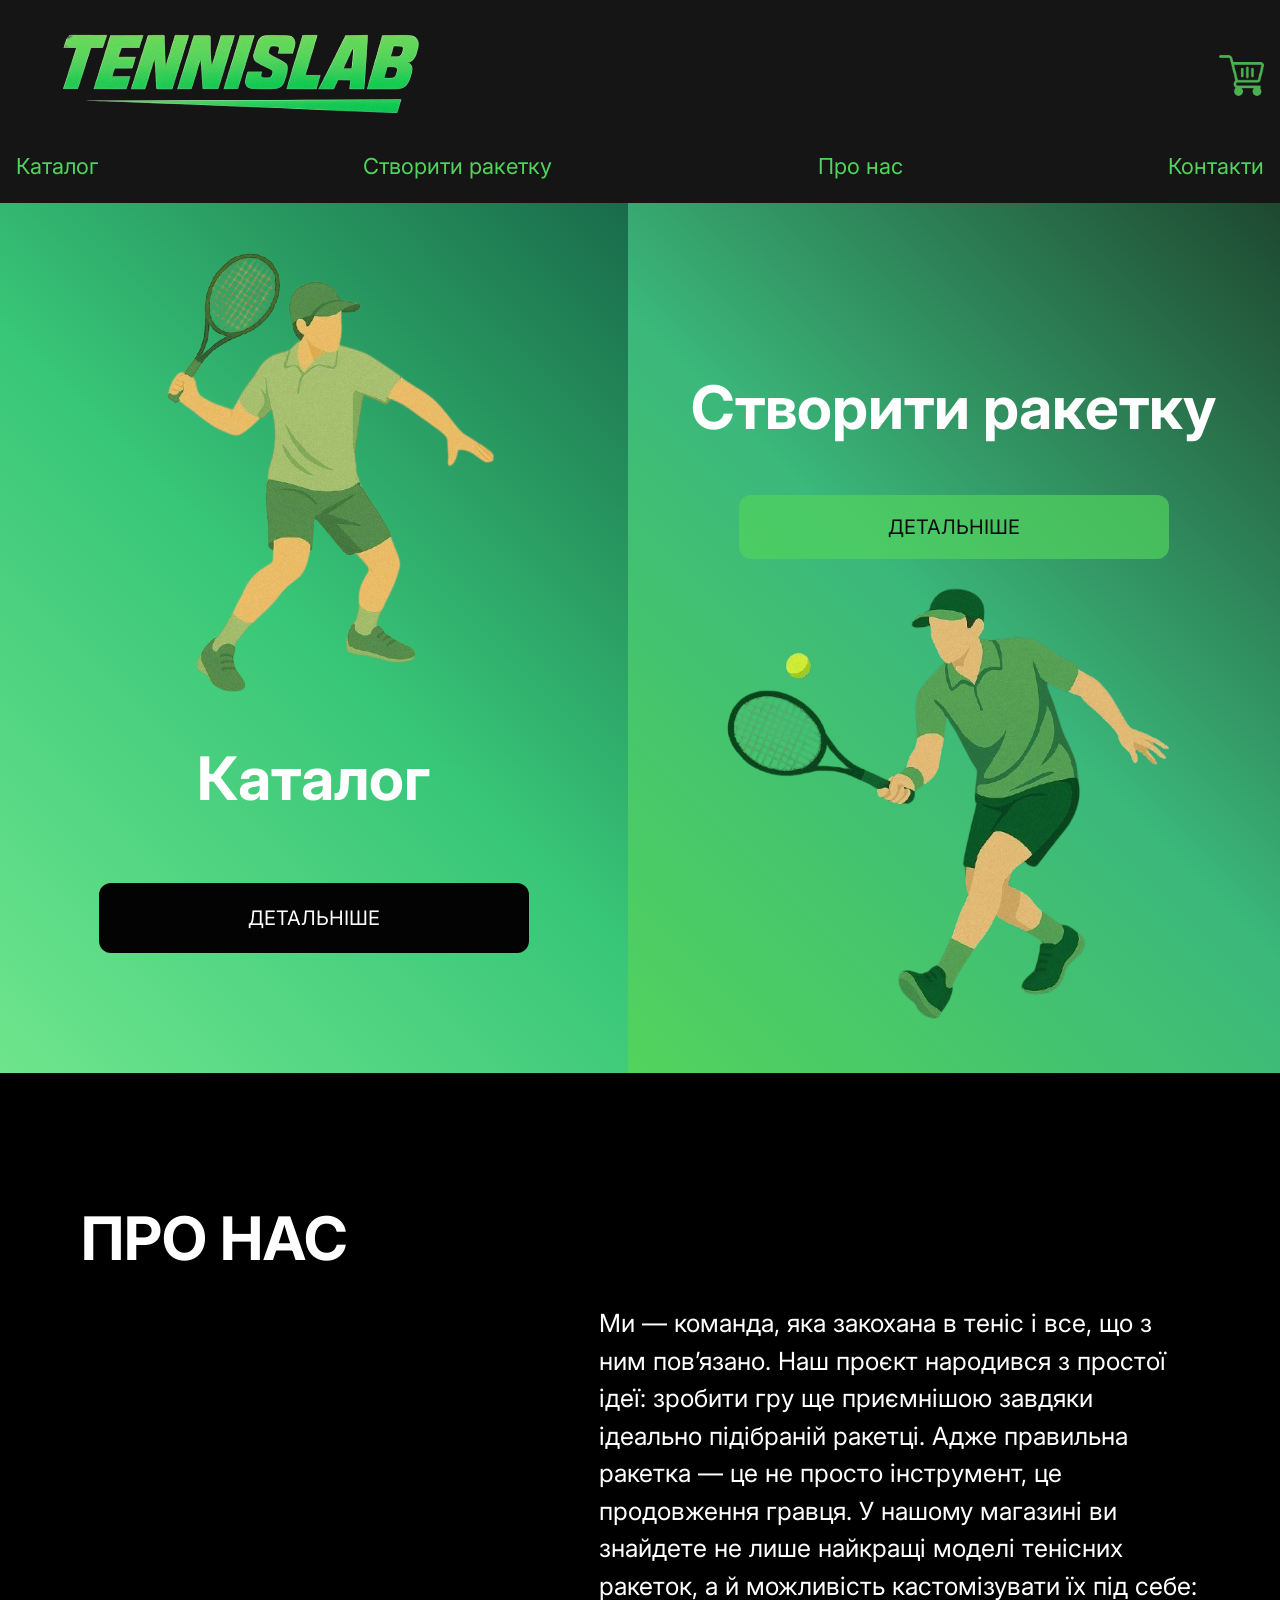
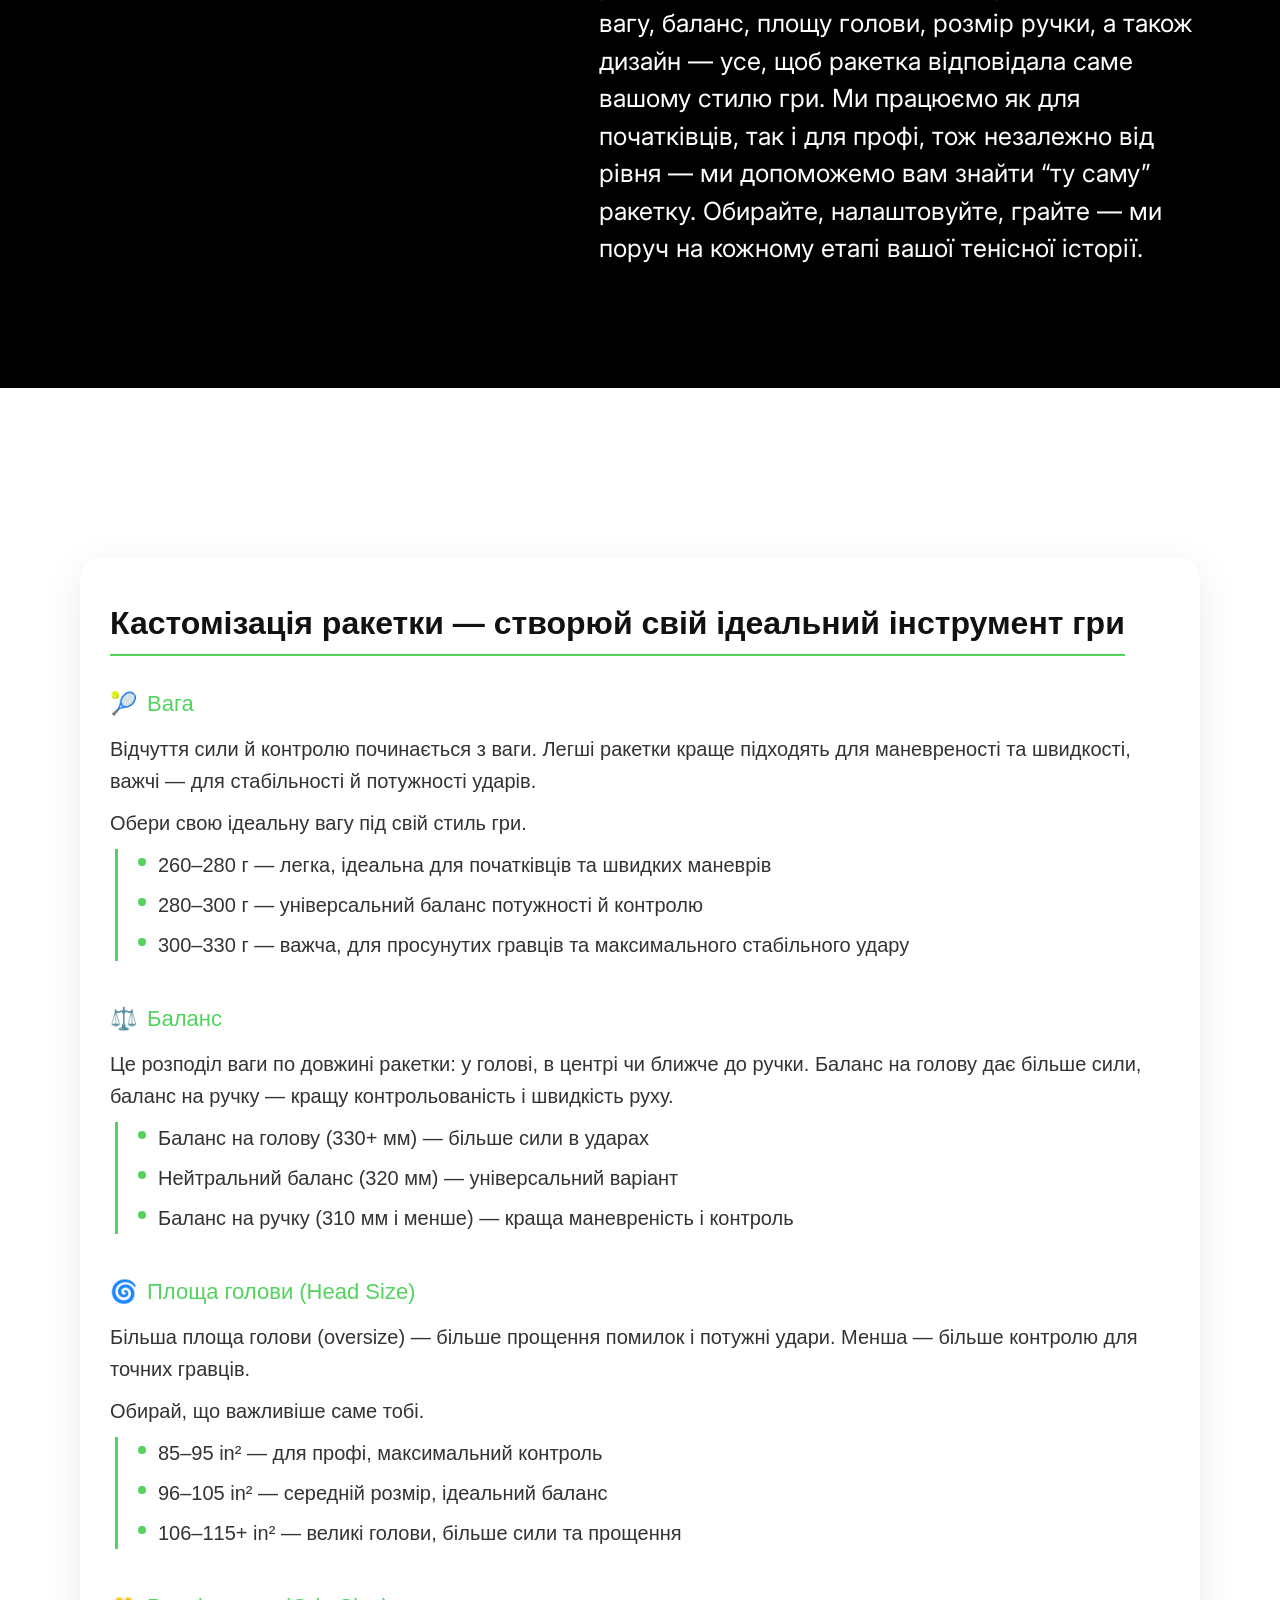
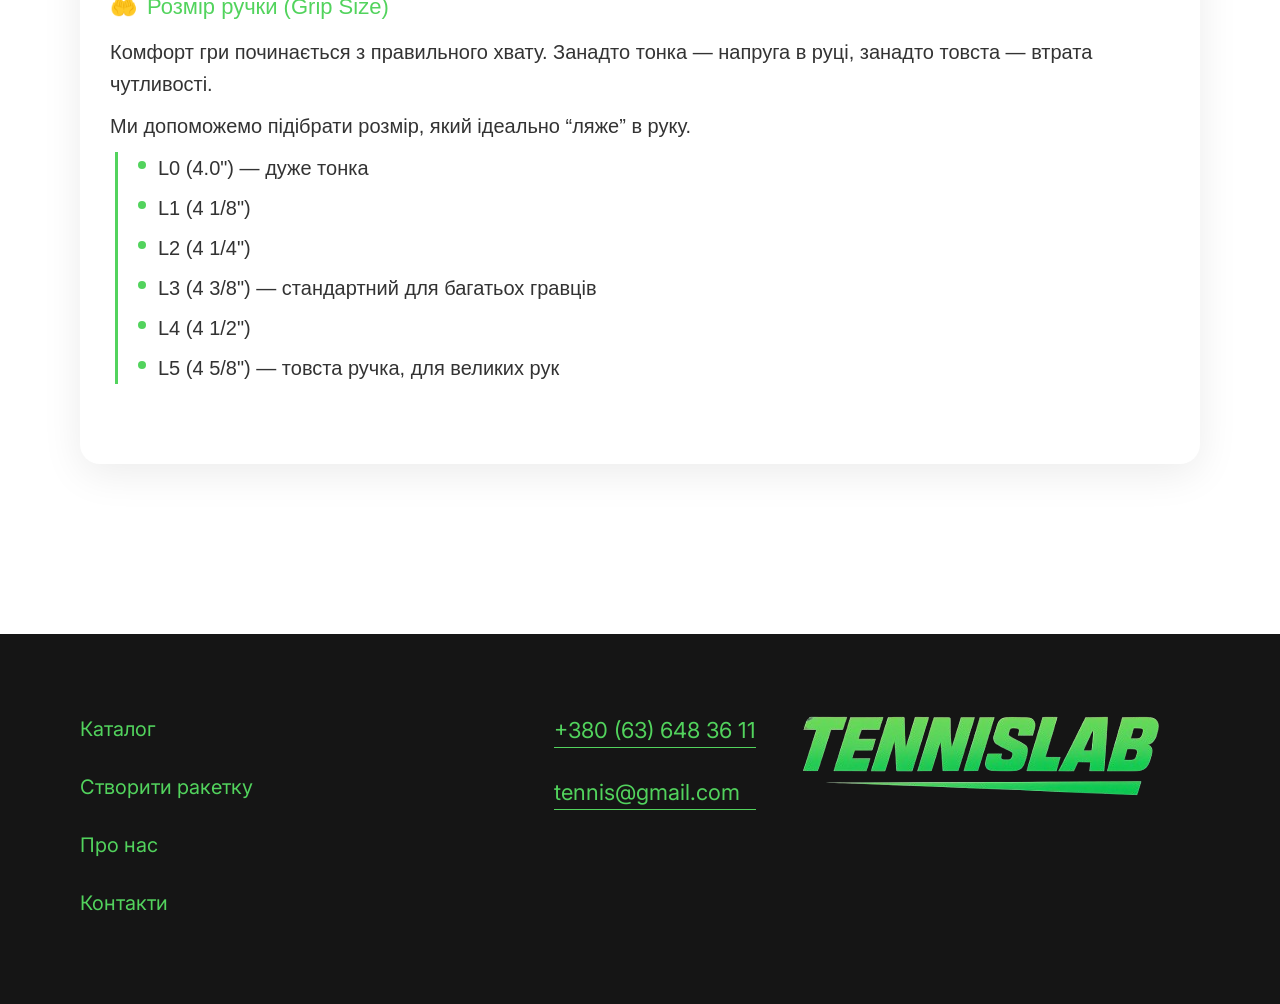
<file: index.html>
<!DOCTYPE html>
<html lang="en">
    <head>
        <meta charset="UTF-8" />
        <meta name="viewport" content="width=device-width, initial-scale=1.0" />
        <title>TennisLab</title>
        <link rel="stylesheet" href="style.css" />
        <link rel="stylesheet" href="tablet.css" />
        <link rel="stylesheet" href="mobile.css" />
        <link rel="stylesheet" href="tw.css" />
    </head>
    <body>
        <header>
            <div class="container--my">
                <div class="header__logo">
                    <a href="index.html" class="header__logo--tennis">
                        <img src="img/logoTennis.png" alt="logo" />
                    </a>
                    <a href="basket.html"> <img src="img/ph_basket.png" width="45" alt="" /> </a>
                </div>
                <div>
                    <nav class="menu">
                        <ul>
                            <li><a href="categoryProduct.html">Каталог</a></li>
                            <li class="nav--2"><a href="customTennis.html">Створити ракетку</a></li>
                            <li class="nav--5"><a href="#aboutUs">Про нас</a></li>
                            <li><a href="#contact">Контакти</a></li>
                        </ul>
                    </nav>
                </div>
            </div>
        </header>

        <section class="section__shop">
            <div class="left__ringette">
                <a href="categoryProduct.html">
                    <img src="img/photo_2.png" alt="" />
                </a>
                <a href="categoryProduct.html">
                    <h2 class="section__shop--text">Каталог</h2>
                </a>
                <a href="categoryProduct.html" class="btn__shop btn__left--color rad">ДЕТАЛЬНІШЕ</a>
            </div>
            <div class="right__hockey">
                <div>
                    <a href="customTennis.html">
                        <h2 class="section__shop--text">Створити ракетку</h2>
                    </a>
                    <a href="customTennis.html" class="btn__shop btn__right--color rad">ДЕТАЛЬНІШЕ</a>
                </div>

                <a href="customTennis.html" style="margin-top: 1rem">
                    <img src="img/photo_1.png" alt="" />
                </a>
            </div>
        </section>

        <section id="aboutUs" class="section_about">
            <div class="container--my">
                <h3>ПРО НАС</h3>
                <p>
                    Ми — команда, яка закохана в теніс і все, що з ним пов’язано. Наш проєкт народився з простої ідеї: зробити гру ще приємнішою завдяки ідеально підібраній ракетці. Адже правильна ракетка — це не просто інструмент, це продовження гравця. У нашому магазині ви знайдете не лише
                    найкращі моделі тенісних ракеток, а й можливість кастомізувати їх під себе: вагу, баланс, площу голови, розмір ручки, а також дизайн — усе, щоб ракетка відповідала саме вашому стилю гри. Ми працюємо як для початківців, так і для профі, тож незалежно від рівня — ми допоможемо вам
                    знайти “ту саму” ракетку. Обирайте, налаштовуйте, грайте — ми поруч на кожному етапі вашої тенісної історії.
                </p>
            </div>
        </section>
        <section class="section__img">
            <div class="container--my">
                <div class="customizer">
                    <h2>Кастомізація ракетки — створюй свій ідеальний інструмент гри</h2>

                    <div class="custom-section">
                        <h3>Вага</h3>
                        <p>Відчуття сили й контролю починається з ваги. Легші ракетки краще підходять для маневреності та швидкості, важчі — для стабільності й потужності ударів.</p>
                        <p>Обери свою ідеальну вагу під свій стиль гри.</p>
                        <div class="custom-options">
                            <p>260–280 г — легка, ідеальна для початківців та швидких маневрів</p>
                            <p>280–300 г — універсальний баланс потужності й контролю</p>
                            <p>300–330 г — важча, для просунутих гравців та максимального стабільного удару</p>
                        </div>
                    </div>

                    <div class="custom-section">
                        <h3>Баланс</h3>
                        <p>Це розподіл ваги по довжині ракетки: у голові, в центрі чи ближче до ручки. Баланс на голову дає більше сили, баланс на ручку — кращу контрольованість і швидкість руху.</p>
                        <div class="custom-options">
                            <p>Баланс на голову (330+ мм) — більше сили в ударах</p>
                            <p>Нейтральний баланс (320 мм) — універсальний варіант</p>
                            <p>Баланс на ручку (310 мм і менше) — краща маневреність і контроль</p>
                        </div>
                    </div>

                    <div class="custom-section">
                        <h3>Площа голови (Head Size)</h3>
                        <p>Більша площа голови (oversize) — більше прощення помилок і потужні удари. Менша — більше контролю для точних гравців.</p>
                        <p>Обирай, що важливіше саме тобі.</p>
                        <div class="custom-options">
                            <p>85–95 in² — для профі, максимальний контроль</p>
                            <p>96–105 in² — середній розмір, ідеальний баланс</p>
                            <p>106–115+ in² — великі голови, більше сили та прощення</p>
                        </div>
                    </div>

                    <div class="custom-section">
                        <h3>Розмір ручки (Grip Size)</h3>
                        <p>Комфорт гри починається з правильного хвату. Занадто тонка — напруга в руці, занадто товста — втрата чутливості.</p>
                        <p>Ми допоможемо підібрати розмір, який ідеально “ляже” в руку.</p>
                        <div class="custom-options">
                            <p>L0 (4.0") — дуже тонка</p>
                            <p>L1 (4 1/8")</p>
                            <p>L2 (4 1/4")</p>
                            <p>L3 (4 3/8") — стандартний для багатьох гравців</p>
                            <p>L4 (4 1/2")</p>
                            <p>L5 (4 5/8") — товста ручка, для великих рук</p>
                        </div>
                    </div>
                </div>
            </div>
        </section>
        <footer id="contact">
            <div class="footer--padding">
                <div class="container--my">
                    <div class="footer__navigation flex--gap">
                        <li><a href="categoryProduct.html">Каталог</a></li>
                        <li class="nav--2"><a href="customTennis.html">Створити ракетку</a></li>
                        <li class="nav--5"><a href="index.html#aboutUs">Про нас</a></li>
                        <li><a href="#contact">Контакти</a></li>
                    </div>
                    <div class="footer__info">
                        <div>
                            <div class="flex--gap">
                                <a href="">+380 (63) 648 36 11</a>
                                <a href="">tennis@gmail.com</a>
                            </div>
                        </div>
                        <a href="index.html">
                            <img src="img/logoTennis.png" alt="" />
                        </a>
                    </div>
                </div>
            </div>
        </footer>
    </body>
</html>
</file>
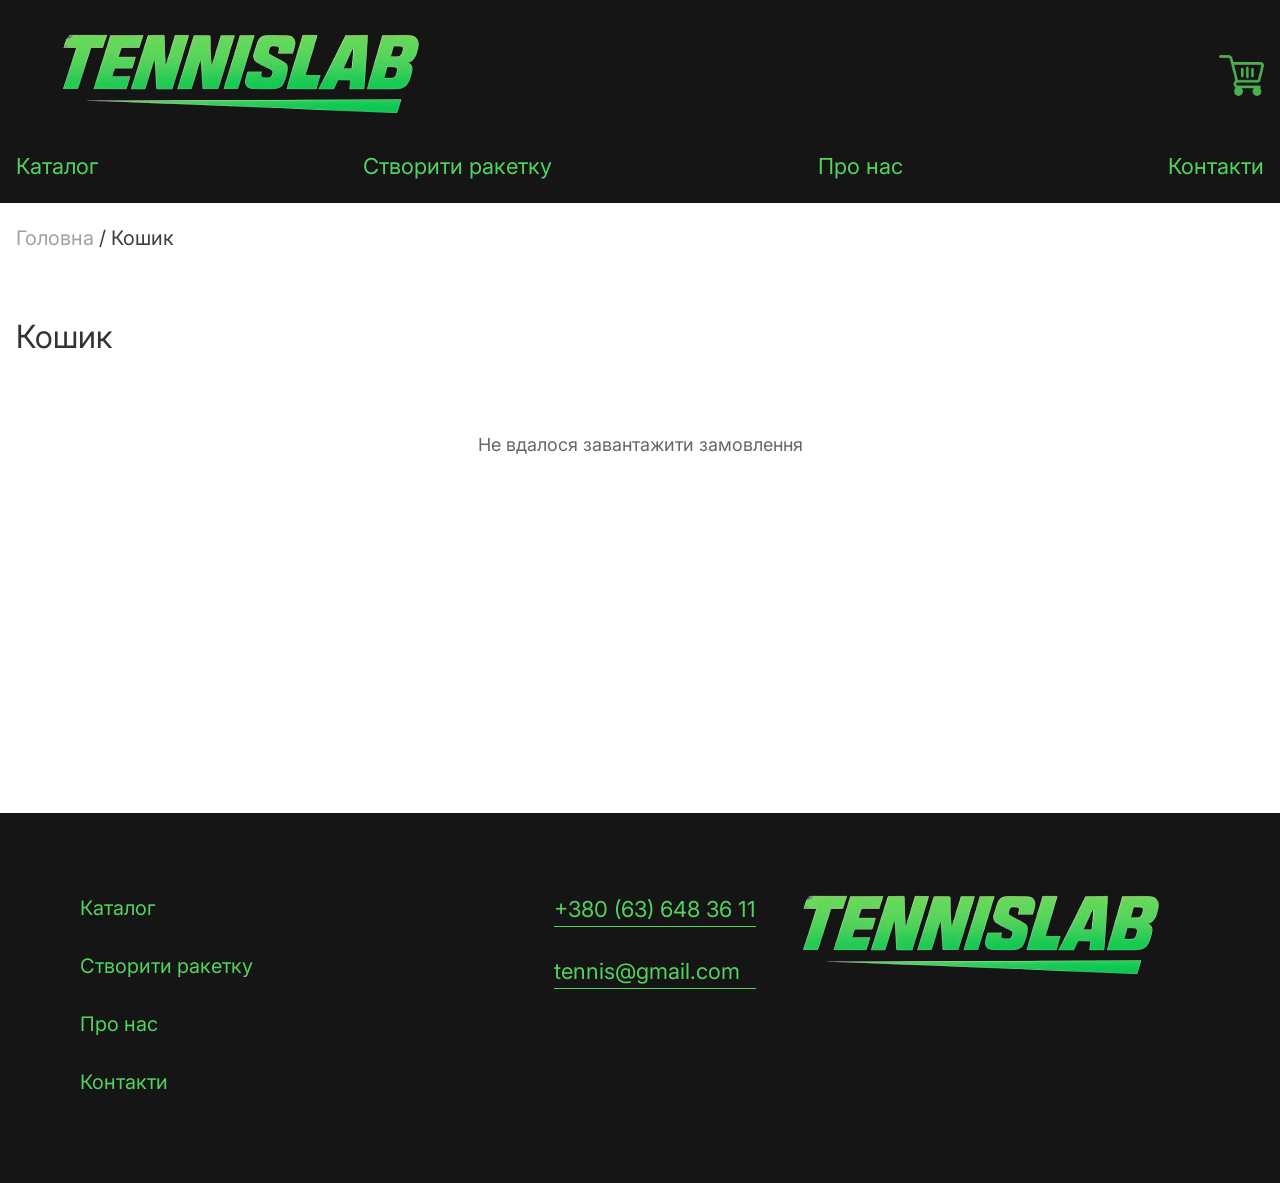
<file: basket.html>
<!DOCTYPE html>
<html lang="en">
    <head>
        <meta charset="UTF-8" />
        <meta name="viewport" content="width=device-width, initial-scale=1.0" />
        <title>TennisLab - Кошик</title>
        <link rel="stylesheet" href="style.css" />
        <link rel="stylesheet" href="tablet.css" />
        <link rel="stylesheet" href="mobile.css" />
        <link rel="stylesheet" href="tw.css" />
    </head>
    <body>
        <header>
            <div class="container--my">
                <div class="header__logo">
                    <a href="index.html" class="header__logo--tennis">
                        <img src="img/logoTennis.png" alt="logo" />
                    </a>
                    <a href="basket.html"> <img src="img/ph_basket.png" width="45" alt="" /> </a>
                </div>
                <div>
                    <nav class="menu">
                        <ul>
                            <li><a href="categoryProduct.html">Каталог</a></li>
                            <li class="nav--2"><a href="customTennis.html">Створити ракетку</a></li>
                            <li class="nav--5"><a href="index.html#aboutUs">Про нас</a></li>
                            <li><a href="#contact">Контакти</a></li>
                        </ul>
                    </nav>
                </div>
            </div>
        </header>
        <div class="pageItem">
            <div class="container--my">
                <div class="container__pageItem"><a href="index.html">Головна</a> / <span>Кошик</span></div>
            </div>
        </div>
        <section class="basket-section">
            <div class="container--my">
                <h1>Кошик</h1>
                <div id="orders-container">
                    <!-- Тут будуть відображатися замовлення -->
                </div>
            </div>
        </section>
        <footer id="contact">
            <div class="footer--padding">
                <div class="container--my">
                    <div class="footer__navigation flex--gap">
                        <li><a href="categoryProduct.html">Каталог</a></li>
                        <li class="nav--2"><a href="customTennis.html">Створити ракетку</a></li>
                        <li class="nav--5"><a href="index.html#aboutUs">Про нас</a></li>
                        <li><a href="#contact">Контакти</a></li>
                    </div>
                    <div class="footer__info">
                        <div>
                            <div class="flex--gap">
                                <a href="">+380 (63) 648 36 11</a>
                                <a href="">tennis@gmail.com</a>
                            </div>
                        </div>
                        <a href="index.html">
                            <img src="img/logoTennis.png" alt="" />
                        </a>
                    </div>
                </div>
            </div>
        </footer>
        <script>
            // Функція для відображення замовлень
            function displayOrders() {
                const ordersContainer = document.getElementById('orders-container');

                fetch('https://67ffe0dcb72e9cfaf7262e72.mockapi.io/basket')
                    .then((response) => response.json())
                    .then((orders) => {
                        if (orders.length === 0) {
                            ordersContainer.innerHTML = '<p class="empty-basket">Ваш кошик порожній</p>';
                            return;
                        }

                        let ordersHTML = '';
                        orders.forEach((order, index) => {
                            if (order.type === 'custom') {
                                // Відображення кастомізованої ракетки
                                ordersHTML += `
                        <div class="order-item">
                            <div class="order-header">
                                <h3>Заказ номер ${index + 1}</h3>
                                <span class="order-date">${order.date}</span>
                            </div>
                            <div class="order-details">
                                <p><strong>${order.title}</strong></p>
                                <p>Вага (г): ${order.weight}</p>
                                <p>Баланс: ${order.balance}</p>
                                <p>Розмір ручки: ${order.handleSize}</p>
                                <div class="color-display">
                                    <span>Колір:</span>
                                    <span class="color-sample" style="background-color: ${order.color}"></span>
                                </div>
                                <div class="customer-info">
                                    <p>Замовник: ${order.customerName} ${order.customerSurname}</p>
                                    <p>Телефон: ${order.customerPhone}</p>
                                </div>
                            </div>
                        </div>
                    `;
                            } else {
                                // Відображення готової ракетки з каталогу
                                ordersHTML += `
                        <div class="order-item">
                            <div class="order-header">
                                <h3>Заказ номер ${index + 1}</h3>
                                <span class="order-date">${order.date}</span>
                            </div>
                            <div class="order-details">
                                <p><strong>${order.title}</strong></p>
                                <p>Ціна: ${order.price} грн</p>
                                <div class="customer-info">
                                    <p>Замовник: ${order.customerName} ${order.customerSurname}</p>
                                    <p>Телефон: ${order.customerPhone}</p>
                                </div>
                            </div>
                        </div>
                    `;
                            }
                        });

                        ordersContainer.innerHTML = ordersHTML;
                    })
                    .catch((error) => {
                        console.error('Помилка при отриманні замовлень:', error);
                        ordersContainer.innerHTML = '<p class="empty-basket">Не вдалося завантажити замовлення</p>';
                    });
            }

            // Викликаємо функцію при завантаженні сторінки
            document.addEventListener('DOMContentLoaded', displayOrders);
        </script>
    </body>
</html>
</file>
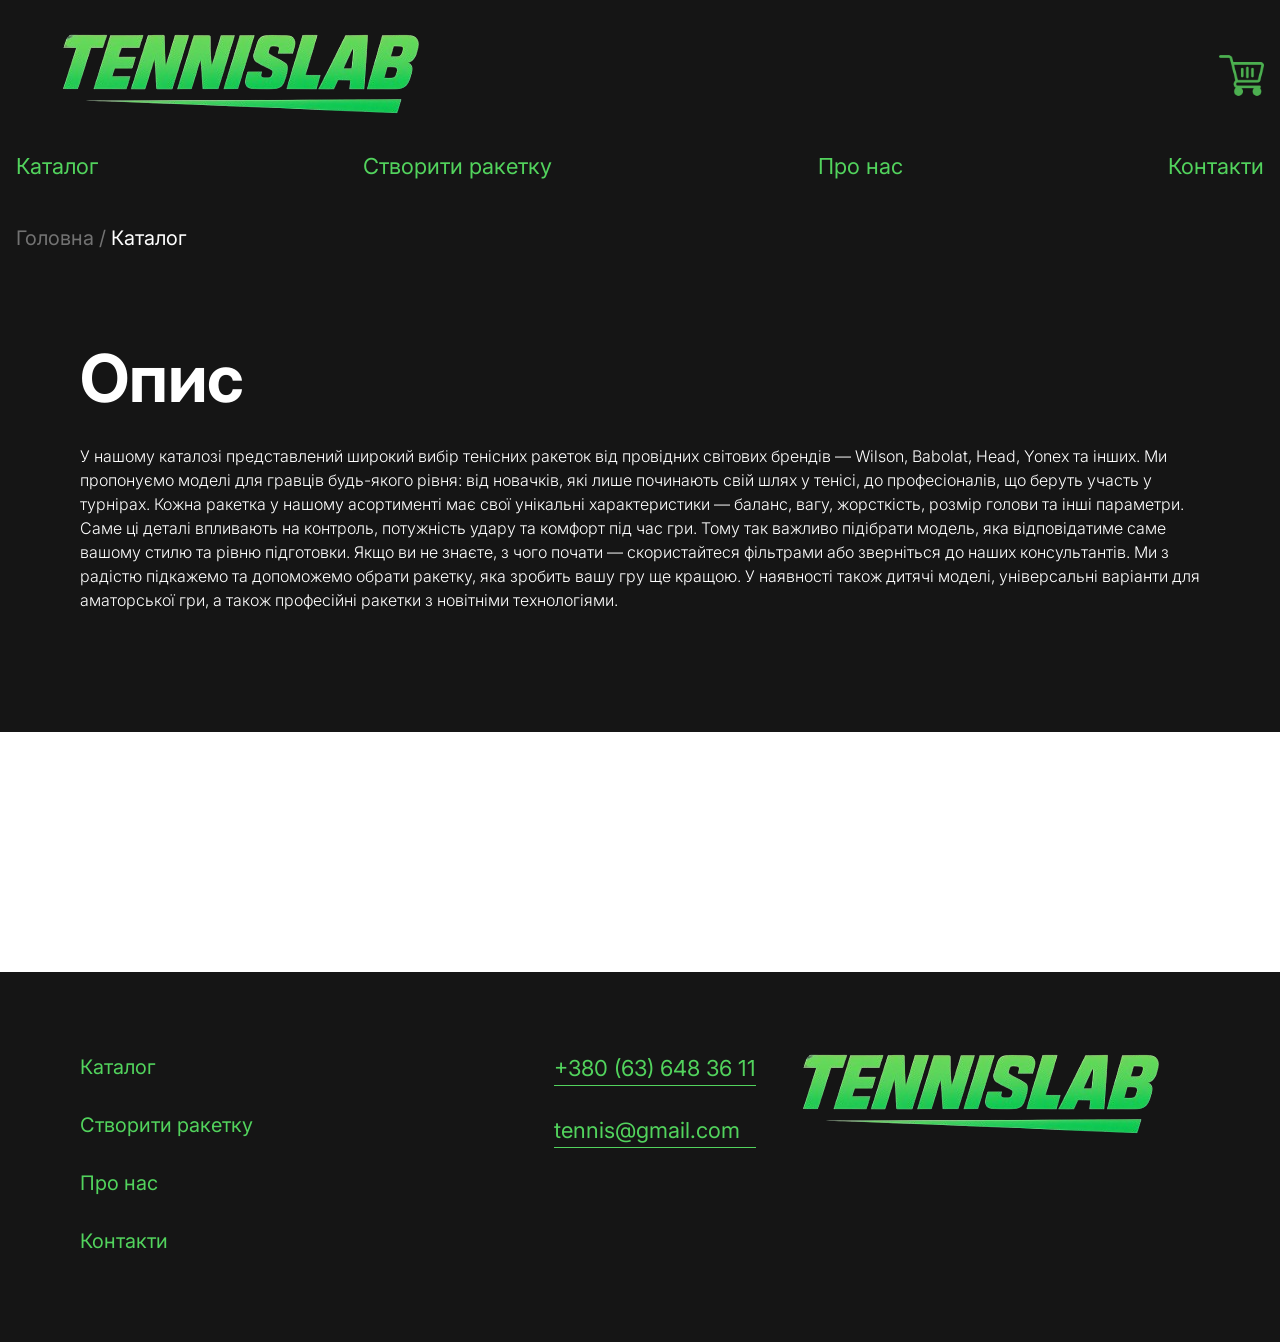
<file: categoryProduct.html>
<!DOCTYPE html>
<html lang="en">
    <head>
        <meta charset="UTF-8" />
        <meta name="viewport" content="width=device-width, initial-scale=1.0" />
        <title>TennisLab</title>
        <link rel="stylesheet" href="style.css" />
        <link rel="stylesheet" href="tablet.css" />
        <link rel="stylesheet" href="mobile.css" />
        <link rel="stylesheet" href="tw.css" />
    </head>
    <body>
        <header>
            <div class="container--my">
                <div class="header__logo">
                    <a href="index.html" class="header__logo--tennis">
                        <img src="img/logoTennis.png" alt="logo" />
                    </a>
                    <a href="basket.html"> <img src="img/ph_basket.png" width="45" alt="" /> </a>
                </div>
                <div>
                    <nav class="menu">
                        <ul>
                            <li><a href="categoryProduct.html">Каталог</a></li>
                            <li class="nav--2"><a href="customTennis.html">Створити ракетку</a></li>
                            <li class="nav--5"><a href="index.html#aboutUs">Про нас</a></li>
                            <li><a href="#contact">Контакти</a></li>
                        </ul>
                    </nav>
                </div>
            </div>
        </header>
        <div class="page">
            <div class="container--my">
                <div class="container__page"><a href="index.html">Головна </a> / <span>Каталог</span></div>
            </div>
        </div>
        <div class="description">
            <div class="container--my">
                <div class="">
                    <h2>Опис</h2>
                    <p>
                        У нашому каталозі представлений широкий вибір тенісних ракеток від провідних світових брендів — Wilson, Babolat, Head, Yonex та інших. Ми пропонуємо моделі для гравців будь-якого рівня: від новачків, які лише починають свій шлях у тенісі, до професіоналів, що беруть участь у
                        турнірах. Кожна ракетка у нашому асортименті має свої унікальні характеристики — баланс, вагу, жорсткість, розмір голови та інші параметри. Саме ці деталі впливають на контроль, потужність удару та комфорт під час гри. Тому так важливо підібрати модель, яка відповідатиме саме
                        вашому стилю та рівню підготовки. Якщо ви не знаєте, з чого почати — скористайтеся фільтрами або зверніться до наших консультантів. Ми з радістю підкажемо та допоможемо обрати ракетку, яка зробить вашу гру ще кращою. У наявності також дитячі моделі, універсальні варіанти для
                        аматорської гри, а також професійні ракетки з новітніми технологіями.
                    </p>
                </div>
            </div>
        </div>
        <section class="section__Ringette--Hockey">
            <div class="container--my">
                <div class="section__product" id="productList"></div>
            </div>
        </section>
        <div class="form-container" id="form-container" style="display: none">
            <div class="form-content">
                <button class="close-btn" id="close-btn">×</button>
                <form id="order-form">
                    <div>
                        <label for="name">Ім'я</label>
                        <input type="text" id="name" name="name" placeholder="Введіть імʼя" required />
                    </div>

                    <div>
                        <label for="surname">Прізвище</label>
                        <input type="text" id="surname" name="surname" placeholder="Введіть Прізвище" required />
                    </div>

                    <div>
                        <label for="phone">Номер телефону</label>
                        <input type="text" id="phone" name="phone" placeholder="+38(0__)___-__-__" required />
                    </div>

                    <div id="form-message"></div>
                    <button type="submit">Надіслати</button>
                </form>
            </div>
        </div>
        <footer id="contact">
            <div class="footer--padding">
                <div class="container--my">
                    <div class="footer__navigation flex--gap">
                        <li><a href="categoryProduct.html">Каталог</a></li>
                        <li class="nav--2"><a href="customTennis.html">Створити ракетку</a></li>
                        <li class="nav--5"><a href="index.html#aboutUs">Про нас</a></li>
                        <li><a href="#contact">Контакти</a></li>
                    </div>
                    <div class="footer__info">
                        <div>
                            <div class="flex--gap">
                                <a href="">+380 (63) 648 36 11</a>
                                <a href="">tennis@gmail.com</a>
                            </div>
                        </div>
                        <a href="index.html">
                            <img src="img/logoTennis.png" alt="" />
                        </a>
                    </div>
                </div>
            </div>
        </footer>
    </body>
</html>

<script>
    // Глобальні змінні для зберігання даних про поточне замовлення
    let currentProduct = null;

    // Функції для роботи з формою
    function closeModal() {
        document.getElementById('form-container').style.display = 'none';
        document.getElementById('form-message').textContent = '';
        document.getElementById('form-message').className = '';
    }

    function showMessage(message, isError = false) {
        const messageElement = document.getElementById('form-message');
        messageElement.textContent = message;
        messageElement.className = isError ? 'error' : 'success';
    }

    // Функція для валідації імені та прізвища
    function validateName(name) {
        return /^[А-ЯІЇЄҐа-яіїєґ']{2,}$/.test(name);
    }

    function isUkrainianLetters(str) {
        return /^[А-ЯІЇЄҐа-яіїєґ']*$/.test(str);
    }

    // Функція для валідації номера телефону
    function validatePhone(phone) {
        const phoneRegex = /^\+?380\d{9}$/;
        return phoneRegex.test(phone);
    }

    // Функція для показу помилки під конкретним полем
    function showFieldError(inputElement, message) {
        // Видаляємо попередню помилку, якщо вона є
        const existingError = inputElement.parentElement.querySelector('.field-error');
        if (existingError) {
            existingError.remove();
        }

        // Створюємо і додаємо нове повідомлення про помилку
        const errorDiv = document.createElement('div');
        errorDiv.className = 'field-error';
        errorDiv.textContent = message;
        inputElement.parentElement.appendChild(errorDiv);
        inputElement.classList.add('error-input');
    }

    // Функція для очищення помилки поля
    function clearFieldError(inputElement) {
        const errorDiv = inputElement.parentElement.querySelector('.field-error');
        if (errorDiv) {
            errorDiv.remove();
        }
        inputElement.classList.remove('error-input');
    }

    document.addEventListener('DOMContentLoaded', () => {
        // Отримуємо елементи форми
        const formContainer = document.getElementById('form-container');
        const closeBtn = document.getElementById('close-btn');
        const orderForm = document.getElementById('order-form');

        // Додаємо обробник для кнопки закриття
        closeBtn.addEventListener('click', closeModal);

        const nameInput = document.getElementById('name');
        const surnameInput = document.getElementById('surname');
        const phoneInput = document.getElementById('phone');

        nameInput.addEventListener('input', function () {
            if (this.value.length > 0 && this.value.length < 2) {
                showFieldError(this, 'Мінімум 2 українські літери');
            } else if (this.value.length >= 2 && !isUkrainianLetters(this.value)) {
                showFieldError(this, 'Тільки українські літери');
            } else if (this.value && !validateName(this.value)) {
                showFieldError(this, 'Тільки українські літери');
            } else {
                clearFieldError(this);
            }
        });

        surnameInput.addEventListener('input', function () {
            if (this.value.length > 0 && this.value.length < 2) {
                showFieldError(this, 'Мінімум 2 українські літери');
            } else if (this.value.length >= 2 && !isUkrainianLetters(this.value)) {
                showFieldError(this, 'Тільки українські літери');
            } else if (this.value && !validateName(this.value)) {
                showFieldError(this, 'Тільки українські літери');
            } else {
                clearFieldError(this);
            }
        });

        phoneInput.addEventListener('input', function () {
            if (this.value.trim() !== '') {
                if (!validatePhone(this.value.trim())) {
                    showFieldError(this, 'Введіть номер у форматі +380XXXXXXXXX');
                } else {
                    clearFieldError(this);
                }
            } else {
                clearFieldError(this);
            }
        });

        // Обробник відправки форми
        orderForm.addEventListener('submit', function (event) {
            event.preventDefault();

            // Очищаємо всі попередні помилки
            showMessage('', false);

            // Отримуємо дані з форми
            const name = nameInput.value.trim();
            const surname = surnameInput.value.trim();
            const phone = phoneInput.value.trim();

            // Масив для збору всіх помилок
            let errors = [];

            // Валідація імені
            if (!name) {
                errors.push("Введіть ім'я");
                showFieldError(nameInput, "Це поле обов'язкове");
            } else if (name.length < 2) {
                errors.push('Мінімум 2 українські літери');
                showFieldError(nameInput, 'Мінімум 2 українські літери');
            } else if (!isUkrainianLetters(name)) {
                errors.push('Тільки українські літери');
                showFieldError(nameInput, 'Тільки українські літери');
            } else if (!validateName(name)) {
                errors.push('Тільки українські літери');
                showFieldError(nameInput, 'Тільки українські літери');
            } else {
                clearFieldError(nameInput);
            }

            // Валідація прізвища
            if (!surname) {
                errors.push('Введіть прізвище');
                showFieldError(surnameInput, "Це поле обов'язкове");
            } else if (surname.length < 2) {
                errors.push('Мінімум 2 українські літери');
                showFieldError(surnameInput, 'Мінімум 2 українські літери');
            } else if (!isUkrainianLetters(surname)) {
                errors.push('Тільки українські літери');
                showFieldError(surnameInput, 'Тільки українські літери');
            } else if (!validateName(surname)) {
                errors.push('Тільки українські літери');
                showFieldError(surnameInput, 'Тільки українські літери');
            } else {
                clearFieldError(surnameInput);
            }

            // Валідація телефону
            if (!phone) {
                errors.push('Введіть номер телефону');
                showFieldError(phoneInput, "Це поле обов'язкове");
            } else if (!validatePhone(phone)) {
                errors.push('Некоректний номер телефону');
                showFieldError(phoneInput, 'Введіть номер у форматі +380XXXXXXXXX');
            } else {
                clearFieldError(phoneInput);
            }

            // Якщо є помилки, показуємо їх і припиняємо відправку
            if (errors.length > 0) {
                showMessage(errors.join('. '), true);
                return;
            }

            // Формуємо об'єкт замовлення
            const order = {
                id: Date.now(),
                type: 'catalog',
                title: currentProduct.title,
                price: currentProduct.price,
                customerName: name,
                customerSurname: surname,
                customerPhone: phone,
                date: new Date().toLocaleString('uk-UA'),
            };
            fetch('https://67ffe0dcb72e9cfaf7262e72.mockapi.io/basket', {
                method: 'POST',
                headers: {
                    'Content-Type': 'application/json',
                },
                body: JSON.stringify(order),
            })
                .then((response) => {
                    if (!response.ok) {
                        throw new Error('Помилка при відправленні замовлення');
                    }
                    return response.json();
                })
                .then((data) => {
                    showMessage("Дякуємо за замовлення! Наш менеджер зв'яжеться з вами найближчим часом");
                    orderForm.reset();
                    setTimeout(closeModal, 3000);
                })
                .catch((error) => {
                    console.error('Помилка:', error);
                    showMessage('Не вдалося відправити замовлення. Спробуйте пізніше.', true);
                });
        });

        // Завантаження та відображення продуктів
        fetch('https://67ffe0dcb72e9cfaf7262e72.mockapi.io/tennis')
            .then((response) => response.json())
            .then((products) => {
                const container = document.getElementById('productList');
                container.innerHTML = '';

                products.forEach((product) => {
                    const productHTML = `
                        <div class="product">
                            <a href="${product.link || '#'}">
                                <img src="${product.image}" alt="${product.title}" />
                                <p>${product.title}</p>
                            </a>
                            <div>
                                <span>${product.price} грн</span>
                                <button class="rad buy-button" data-product='${JSON.stringify(product)}'>
                                    Купити
                                    <img class="product--img" src="img/system-uicons_cart.svg" alt="cart icon" />
                                </button>
                            </div>
                        </div>
                    `;
                    container.insertAdjacentHTML('beforeend', productHTML);
                });

                // Додаємо обробники для кнопок "Купити"
                document.querySelectorAll('.buy-button').forEach((button) => {
                    button.addEventListener('click', function () {
                        currentProduct = JSON.parse(this.dataset.product);
                        formContainer.style.display = 'flex';
                    });
                });
            })
            .catch((error) => {
                console.error('Помилка при отриманні продуктів:', error);
            });
    });
</script>
</file>
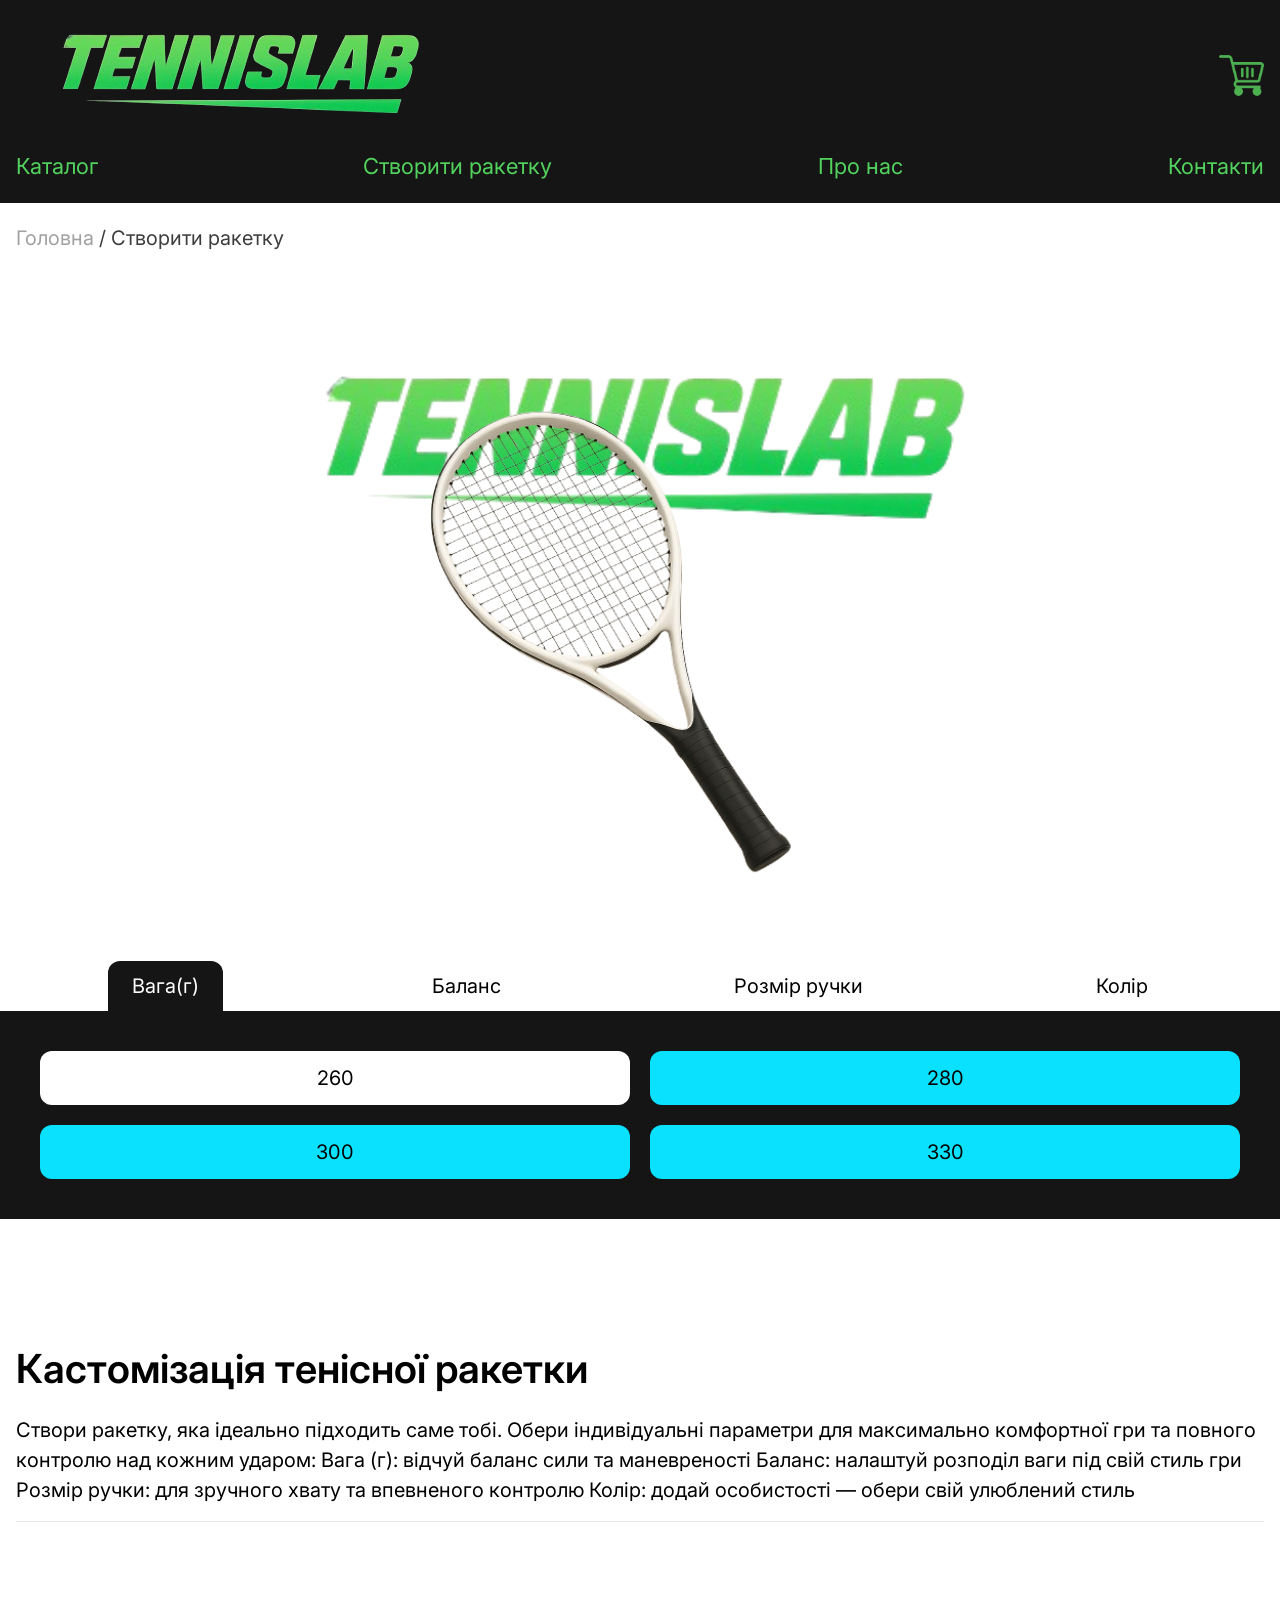
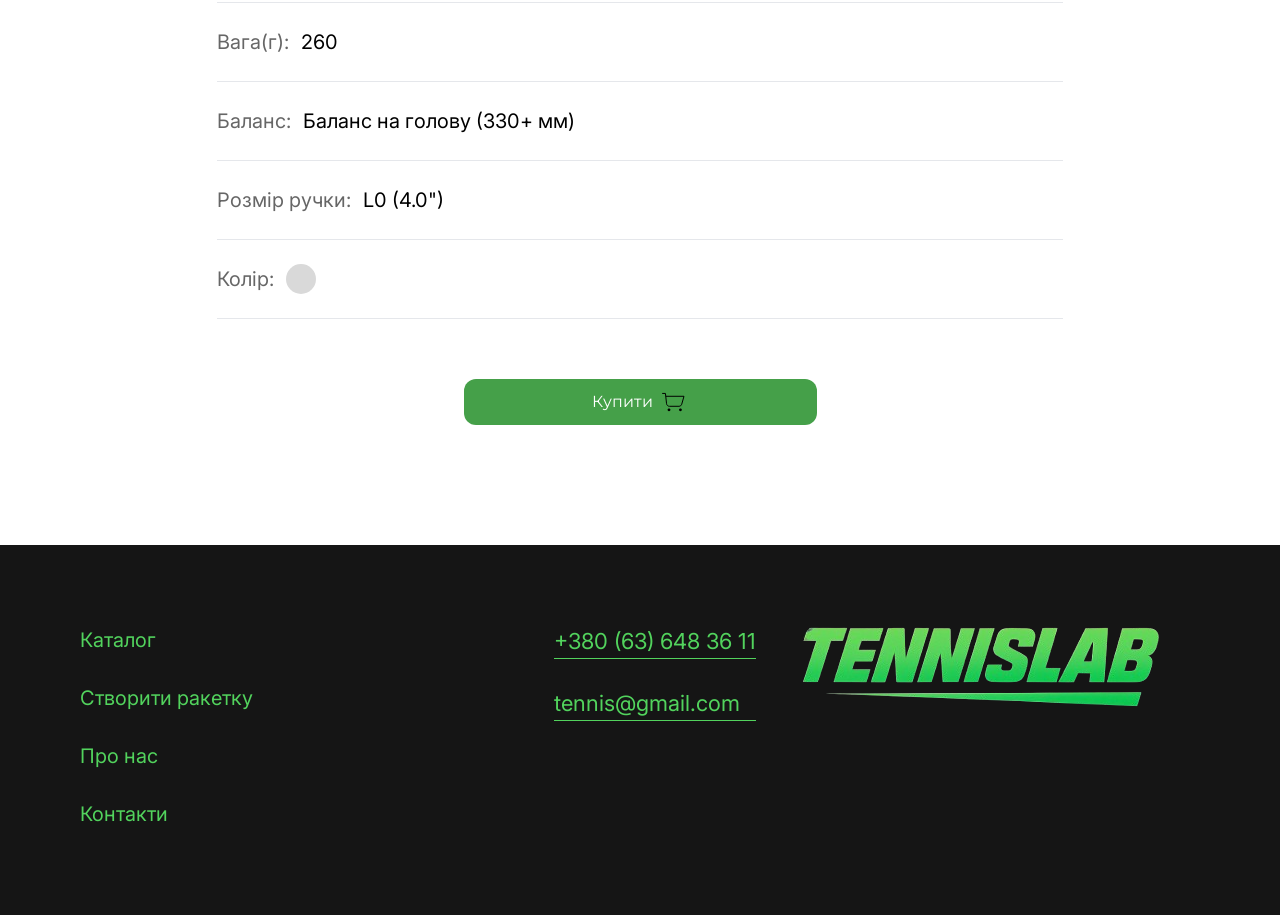
<file: customRingette.html>
<!DOCTYPE html>
<html lang="en">
    <head>
        <meta charset="UTF-8" />
        <meta name="viewport" content="width=device-width, initial-scale=1.0" />
        <link rel="stylesheet" href="style.css" />
        <link rel="stylesheet" href="tablet.css" />
        <link rel="stylesheet" href="mobile.css" />
        <link rel="stylesheet" href="tw.css" />

        <script src="customRingette.js" defer></script>
        <title>TennisLab</title>
    </head>
    <body>
        <header>
            <div class="container--my">
                <div class="header__logo">
                    <a href="index.html" class="header__logo--tennis">
                        <img src="img/logoTennis.png" alt="logo" />
                    </a>
                    <a href="basket.html"> <img src="img/ph_basket.png" width="45" alt="" /> </a>
                </div>
                <div>
                    <nav class="menu">
                        <ul>
                            <li><a href="HockeySticksProduct.html">Каталог</a></li>
                            <li class="nav--2"><a href="customRingette.html">Створити ракетку</a></li>
                            <li class="nav--5"><a href="index.html#aboutUs">Про нас</a></li>
                            <li><a href="#contact">Контакти</a></li>
                        </ul>
                    </nav>
                </div>
            </div>
        </header>
        <div class="pageItem">
            <div class="container--my">
                <div class="container__pageItem"><a href="index.html">Головна</a> / <span>Створити ракетку</span></div>
            </div>
        </div>
        <section class="">
            <div class="container--my">
                <div>
                    <div class="custom__top">
                        <img class="customHockey--fon" src="img/logoTennis.png" width="70%" alt="" />
                        <img class="customHockey--racket" src="img/біла-removebg-preview – копія.png" alt="" />
                    </div>
                </div>

                <div class="custom__panel">
                    <a class="custom--active" href="">Вага(г)</a>
                    <a href="">Баланс</a>
                    <a href=" ">Розмір ручки</a>
                    <a href=" ">Колір</a>
                </div>
            </div>
            <div class="custom__panel--tablet">
                <img id="customPanelTabletMinus" class="custom__panel--tablet--left" src="img/tablet--line__left.svg" alt="" />
                <a id="customPanelTabletName" class="custom--tablet__active" href="">Вага(г)</a>
                <img id="customPanelTabletPlus" class="custom__panel--tablet--right" src="img/tablet--line__right.svg" alt="" />
            </div>

            <div class="custom__panel--Grip">
                <div class="container--my">
                    <input class="display__none" type="radio" id="grip_1" />
                    <label class="rad active__Grip active" for="grip_1">260</label>
                    <input class="display__none" type="radio" id="grip_2" />
                    <label class="rad active__Grip" for="grip_2">280 </label>
                    <input class="display__none" type="radio" id="grip_3" />
                    <label class="rad active__Grip" for="grip_3">300 </label>
                    <input class="display__none" type="radio" id="grip_4" />
                    <label class="rad active__Grip" for="grip_4">330 </label>
                </div>
            </div>
            <div class="custom__panel--Flex">
                <div class="container--my">
                    <input class="display__none" type="radio" id="flex_1" />
                    <label class="rad active__Flex active" for="flex_1">Баланс на голову (330+ мм)</label>
                    <input class="display__none" type="radio" id="flex_2" />
                    <label class="rad active__Flex" for="flex_2">Нейтральний баланс (320 мм)</label>
                    <input class="display__none" type="radio" id="flex_3" />
                    <label class="rad active__Flex" for="flex_3">Баланс на ручку (310 мм і менше)</label>
                </div>
            </div>
            <div class="custom__panel--Kick__point">
                <div class="container--my">
                    <div class="custom__panel--Kick__point__container">
                        <input class="display__none" type="radio" id="kickPoint_1" />
                        <label class="custom__panel--LOW custom__panel--Kick__point__btn rad active" for="kickPoint_1">L0 (4.0")</label>
                    </div>
                    <div class="custom__panel--Kick__point__container">
                        <input class="display__none" type="radio" id="kickPoint_2" />
                        <label class="custom__panel--MID custom__panel--Kick__point__btn rad" for="kickPoint_2">L1 (4 1/8")</label>
                    </div>
                    <div class="custom__panel--Kick__point__container">
                        <input class="display__none" type="radio" id="kickPoint_3" />
                        <label class="custom__panel--HIGH custom__panel--Kick__point__btn rad" for="kickPoint_3">L2 (4 1/4")</label>
                    </div>
                    <div class="custom__panel--Kick__point__container">
                        <input class="display__none" type="radio" id="kickPoint_3" />
                        <label class="custom__panel--HIGH custom__panel--Kick__point__btn rad" for="kickPoint_3">L3 (4 3/8")</label>
                    </div>

                    <div class="custom__panel--Kick__point__container">
                        <input class="display__none" type="radio" id="kickPoint_3" />
                        <label class="custom__panel--HIGH custom__panel--Kick__point__btn rad" for="kickPoint_3">L4 (4 1/2")</label>
                    </div>

                    <div class="custom__panel--Kick__point__container">
                        <input class="display__none" type="radio" id="kickPoint_3" />
                        <label class="custom__panel--HIGH custom__panel--Kick__point__btn rad" for="kickPoint_3">L5 (4 5/8")</label>
                    </div>
                </div>
            </div>

            <div class="custom__panel--Color__scheme">
                <div class="container--my">
                    <select class="custom__panel--Color__scheme__color rad focus:outline-none" name="" id="colorSelect">
                        <option id="logoOutline" value="Logo outline " selected>Колір корпуса</option>
                    </select>
                    <div class="custom__panel--Color__scheme__btn active">
                        <input class="display__none" type="radio" id="color_1" />
                        <label style="background-color: white" for="color_1 " class="custom__panel--Color__scheme--color active"></label>
                        <label style="background-color: yellow" for="color_3 " class="custom__panel--Color__scheme--color"></label>
                        <label style="background-color: green" for="color_3 " class="custom__panel--Color__scheme--color"></label>
                        <label style="background-color: pink" for="color_3 " class="custom__panel--Color__scheme--color"></label>
                        <label style="background-color: blue" for="color_3 " class="custom__panel--Color__scheme--color"></label>
                        <label style="background-color: purple" for="color_3 " class="custom__panel--Color__scheme--color"></label>
                    </div>
                    <div class="custom__panel--Color__scheme__btn">
                        <input class="display__none" type="radio" id="color_4" />
                        <label style="background-color: #000000" for="color_4 " class="custom__panel--Color__fill--color active"></label>

                        <button style="background-color: #e50000" class="custom__panel--Color__fill--color"></button>
                        <button style="background-color: #c90101" class="custom__panel--Color__fill--color"></button>
                    </div>
                    <div class="custom__panel--Color__scheme__btn">
                        <input class="display__none" type="radio" id="color_5" />
                        <label style="background-color: #000000" for="color_5 " class="custom__panel--Color__errowsInside--color active"></label>

                        <button style="background-color: #27b327" class="custom__panel--Color__errowsInside--color"></button>
                        <button style="background-color: #c90101" class="custom__panel--Color__errowsInside--color"></button>
                    </div>
                    <div class="custom__panel--Color__scheme__btn">
                        <input class="display__none" type="radio" id="color_6" />
                        <label style="background-color: #000000" for="color_6" class="custom__panel--Color__errowsOutside--color active"></label>

                        <button style="background-color: #ddd9ba80" class="custom__panel--Color__errowsOutside--color"></button>
                        <button style="background-color: #d8e093" class="custom__panel--Color__errowsOutside--color"></button>
                    </div>
                </div>
            </div>
            <div class="custom__panel--Shaft__Name__and__number">
                <div class="container--my">
                    <input class="custom__name--number" type="text" id="nameAndNumber" placeholder="Name and number" />
                </div>
            </div>
        </section>
        <section class="customization">
            <div class="container--my">
                <div class="customization__top">
                    <h3>Кастомізація тенісної ракетки</h3>
                    <p>
                        Створи ракетку, яка ідеально підходить саме тобі. Обери індивідуальні параметри для максимально комфортної гри та повного контролю над кожним ударом: Вага (г): відчуй баланс сили та маневреності Баланс: налаштуй розподіл ваги під свій стиль гри Розмір ручки: для зручного
                        хвату та впевненого контролю Колір: додай особистості — обери свій улюблений стиль
                    </p>
                    <hr />
                </div>
                <div class="customization--flex">
                    <div class="customization__bottom">
                        <hr />
                        <p>Вага(г): <span id="customizationGrip">260</span></p>
                        <hr />
                        <p>Баланс: <span id="customizationFlex">Баланс на голову (330+ мм)</span></p>
                        <hr />
                        <p>Розмір ручки: <span id="customizationKickPoint">L0 (4.0")</span></p>
                        <hr />
                        <p>
                            Колір:
                            <button id="customizationColorScheme" class="custom__panel--Shaft__texture--color"></button>
                        </p>
                        <hr />
                    </div>
                </div>

                <div class="custom__Buy">
                    <a class="rad" href="##42324#"> Купити <img class="product--img" src="img/system-uicons_cart.svg" alt="" /> </a>
                </div>
            </div>
        </section>

        <div class="form-container" id="form-container" style="display: none">
            <div class="form-content">
                <button class="close-btn" id="close-btn">×</button>
                <form id="order-form">
                    <div>
                        <label for="name">Ім'я</label>
                        <input type="text" id="name" name="name" placeholder="Введіть імʼя" required />
                    </div>

                    <div>
                        <label for="surname">Прізвище</label>
                        <input type="text" id="surname" name="surname" placeholder="Введіть Прізвище" required />
                    </div>

                    <div>
                        <label for="phone">Номер телефону</label>
                        <input type="text" id="phone" name="phone" placeholder="+38(0__)___-__-__" required />
                    </div>

                    <div id="form-message"></div>
                    <button type="submit">Надіслати</button>
                </form>
            </div>
        </div>

        <footer id="contact">
            <div class="footer--padding">
                <div class="container--my">
                    <div class="footer__navigation flex--gap">
                        <li><a href="HockeySticksProduct.html">Каталог</a></li>
                        <li class="nav--2"><a href="customRingette.html">Створити ракетку</a></li>
                        <li class="nav--5"><a href="index.html#aboutUs">Про нас</a></li>
                        <li><a href="#contact">Контакти</a></li>
                    </div>
                    <div class="footer__info">
                        <div>
                            <div class="flex--gap">
                                <a href="">+380 (63) 648 36 11</a>
                                <a href="">tennis@gmail.com</a>
                            </div>
                        </div>
                        <a href="index.html">
                            <img src="img/logoTennis.png" alt="" />
                        </a>
                    </div>
                </div>
            </div>
        </footer>
    </body>
</html>

<script>
    // Отримуємо елементи один раз при завантаженні сторінки
    const formContainer = document.getElementById('form-container');
    const closeBtn = document.getElementById('close-btn');
    const orderForm = document.getElementById('order-form');
    const formMessage = document.getElementById('form-message');

    // Функція для закриття модального вікна
    function closeModal() {
        formContainer.style.display = 'none';
        // Очищаємо повідомлення при закритті
        formMessage.textContent = '';
        formMessage.className = '';
    }

    // Функція для показу повідомлення
    function showMessage(message, isError = false) {
        formMessage.textContent = message;
        formMessage.className = isError ? 'error' : 'success';
    }

    // Додаємо обробник для кнопки закриття один раз
    closeBtn.addEventListener('click', closeModal);

    // Функціонал навігації між панелями кастомізації
    const panels = {
        'Вага(г)': '.custom__panel--Grip',
        'Баланс': '.custom__panel--Flex',
        'Розмір ручки': '.custom__panel--Kick__point',
        'Колір': '.custom__panel--Color__scheme',
    };

    // Функція для приховування всіх панелей
    function hideAllPanels() {
        Object.values(panels).forEach((panel) => {
            document.querySelector(panel).style.display = 'none';
        });
    }

    // Функція для показу конкретної панелі
    function showPanel(panelClass) {
        hideAllPanels();
        document.querySelector(panelClass).style.display = 'block';
    }

    // Додаємо обробники для навігаційних посилань
    document.querySelectorAll('.custom__panel a').forEach((link) => {
        link.addEventListener('click', function (e) {
            e.preventDefault();

            // Видаляємо активний клас з усіх посилань
            document.querySelectorAll('.custom__panel a').forEach((a) => {
                a.classList.remove('custom--active');
            });

            // Додаємо активний клас поточному посиланню
            this.classList.add('custom--active');

            // Показуємо відповідну панель
            const panelToShow = panels[this.textContent.trim()];
            if (panelToShow) {
                showPanel(panelToShow);
            }
        });
    });

    // Показуємо першу панель при завантаженні сторінки
    showPanel('.custom__panel--Grip');

    // Обробники для вибору параметрів
    // Вага
    document.querySelectorAll('.active__Grip').forEach((label) => {
        label.addEventListener('click', function () {
            // Видаляємо активний клас з усіх лейблів
            document.querySelectorAll('.active__Grip').forEach((l) => l.classList.remove('active'));
            // Додаємо активний клас обраному лейблу
            this.classList.add('active');
            // Оновлюємо значення в підсумку
            document.getElementById('customizationGrip').textContent = this.textContent;
        });
    });

    // Баланс
    document.querySelectorAll('.active__Flex').forEach((label) => {
        label.addEventListener('click', function () {
            document.querySelectorAll('.active__Flex').forEach((l) => l.classList.remove('active'));
            this.classList.add('active');
            document.getElementById('customizationFlex').textContent = this.textContent;
        });
    });

    // Розмір ручки
    document.querySelectorAll('.custom__panel--Kick__point__btn').forEach((label) => {
        label.addEventListener('click', function () {
            document.querySelectorAll('.custom__panel--Kick__point__btn').forEach((l) => l.classList.remove('active'));
            this.classList.add('active');
            document.getElementById('customizationKickPoint').textContent = this.textContent;
        });
    });

    // Колір
    document.querySelectorAll('.custom__panel--Color__scheme--color').forEach((label) => {
        label.addEventListener('click', function () {
            // Оновлюємо активний клас для кольорів
            document.querySelectorAll('.custom__panel--Color__scheme--color').forEach((l) => l.classList.remove('active'));
            this.classList.add('active');

            // Оновлюємо колір в підсумку
            document.getElementById('customizationColorScheme').style.backgroundColor = this.style.backgroundColor;

            // Змінюємо зображення ракетки відповідно до кольору
            const racketImage = document.querySelector('.customHockey--racket');

            // Отримуємо колір елемента
            const computedStyle = window.getComputedStyle(this);
            const selectedColor = computedStyle.backgroundColor;

            // Визначаємо назву файлу на основі кольору
            let colorName = 'white'; // значення за замовчуванням

            switch (selectedColor) {
                case 'rgb(255, 255, 255)': // білий
                    colorName = 'white';
                    break;
                case 'rgb(255, 255, 0)': // жовтий
                    colorName = 'yellow';
                    break;
                case 'rgb(0, 128, 0)': // зелений
                    colorName = 'green';
                    break;
                case 'rgb(255, 192, 203)': // рожевий
                    colorName = 'pink';
                    break;
                case 'rgb(0, 0, 255)': // синій
                    colorName = 'blue';
                    break;
                case 'rgb(128, 0, 128)': // фіолетовий
                    colorName = 'purple';
                    break;
            }

            // Встановлюємо нове зображення
            racketImage.src = `img/${colorName}.png`;

            // Для відладки
            console.log('Selected color:', selectedColor);
            console.log('Color name:', colorName);
            console.log('New image src:', racketImage.src);
        });
    });

    // Обробник для кнопки "Купити"
    document.querySelector('.custom__Buy').addEventListener('click', (e) => {
        e.preventDefault();

        // Отримуємо дані про кастомізовану ракетку
        const customizationGrip = document.getElementById('customizationGrip')?.textContent.trim() || '';
        const customizationFlex = document.getElementById('customizationFlex')?.textContent.trim() || '';
        const customizationKickPoint = document.getElementById('customizationKickPoint')?.textContent.trim() || '';
        const customizationColorScheme = window.getComputedStyle(document.getElementById('customizationColorScheme'))?.backgroundColor || '';
        const customizationNameAndNumber = document.getElementById('customizationNameAndNumber')?.textContent.trim() || '';

        // Очищаємо форму та повідомлення перед відкриттям
        orderForm.reset();
        formMessage.textContent = '';
        formMessage.className = '';

        // Показуємо модальне вікно
        formContainer.style.display = 'flex';
    });

    // Функція для валідації імені та прізвища
    function validateName(name) {
        return /^[А-ЯІЇЄҐа-яіїєґ']{2,}$/.test(name);
    }

    function isUkrainianLetters(str) {
        return /^[А-ЯІЇЄҐа-яіїєґ']*$/.test(str);
    }

    // Функція для валідації номера телефону
    function validatePhone(phone) {
        const phoneRegex = /^\+?380\d{9}$/;
        return phoneRegex.test(phone);
    }

    // Функція для показу помилки під конкретним полем
    function showFieldError(inputElement, message) {
        // Видаляємо попередню помилку, якщо вона є
        const existingError = inputElement.parentElement.querySelector('.field-error');
        if (existingError) {
            existingError.remove();
        }

        // Створюємо і додаємо нове повідомлення про помилку
        const errorDiv = document.createElement('div');
        errorDiv.className = 'field-error';
        errorDiv.textContent = message;
        inputElement.parentElement.appendChild(errorDiv);
        inputElement.classList.add('error-input');
    }

    // Функція для очищення помилки поля
    function clearFieldError(inputElement) {
        const errorDiv = inputElement.parentElement.querySelector('.field-error');
        if (errorDiv) {
            errorDiv.remove();
        }
        inputElement.classList.remove('error-input');
    }

    // Додаємо обробники для валідації в реальному часі
    const nameInput = document.getElementById('name');
    const surnameInput = document.getElementById('surname');
    const phoneInput = document.getElementById('phone');

    nameInput.addEventListener('input', function () {
        if (this.value.length > 0 && this.value.length < 2) {
            showFieldError(this, 'Мінімум 2 українські літери');
        } else if (this.value.length >= 2 && !isUkrainianLetters(this.value)) {
            showFieldError(this, 'Тільки українські літери');
        } else if (this.value && !validateName(this.value)) {
            showFieldError(this, 'Тільки українські літери');
        } else {
            clearFieldError(this);
        }
    });

    surnameInput.addEventListener('input', function () {
        if (this.value.length > 0 && this.value.length < 2) {
            showFieldError(this, 'Мінімум 2 українські літери');
        } else if (this.value.length >= 2 && !isUkrainianLetters(this.value)) {
            showFieldError(this, 'Тільки українські літери');
        } else if (this.value && !validateName(this.value)) {
            showFieldError(this, 'Тільки українські літери');
        } else {
            clearFieldError(this);
        }
    });

    phoneInput.addEventListener('input', function () {
        if (this.value.trim() !== '') {
            if (!validatePhone(this.value.trim())) {
                showFieldError(this, 'Введіть номер у форматі +380XXXXXXXXX');
            } else {
                clearFieldError(this);
            }
        } else {
            clearFieldError(this);
        }
    });

    orderForm.addEventListener('submit', function (event) {
        event.preventDefault();

        // Очищаємо всі попередні помилки
        formMessage.textContent = '';
        formMessage.className = '';

        // Отримуємо дані з форми
        const name = nameInput.value.trim();
        const surname = surnameInput.value.trim();
        const phone = phoneInput.value.trim();

        let errors = [];

        // Валідація імені
        if (!name) {
            errors.push("Введіть ім'я");
            showFieldError(nameInput, "Це поле обов'язкове");
        } else if (name.length < 2) {
            errors.push('Мінімум 2 українські літери');
            showFieldError(nameInput, 'Мінімум 2 українські літери');
        } else if (!isUkrainianLetters(name) || !validateName(name)) {
            errors.push('Тільки українські літери');
            showFieldError(nameInput, 'Тільки українські літери');
        } else {
            clearFieldError(nameInput);
        }

        // Валідація прізвища
        if (!surname) {
            errors.push('Введіть прізвище');
            showFieldError(surnameInput, "Це поле обов'язкове");
        } else if (surname.length < 2) {
            errors.push('Мінімум 2 українські літери');
            showFieldError(surnameInput, 'Мінімум 2 українські літери');
        } else if (!isUkrainianLetters(surname) || !validateName(surname)) {
            errors.push('Тільки українські літери');
            showFieldError(surnameInput, 'Тільки українські літери');
        } else {
            clearFieldError(surnameInput);
        }

        // Валідація телефону
        if (!phone) {
            errors.push('Введіть номер телефону');
            showFieldError(phoneInput, "Це поле обов'язкове");
        } else if (!validatePhone(phone)) {
            errors.push('Некоректний номер телефону');
            showFieldError(phoneInput, 'Введіть номер у форматі +380XXXXXXXXX');
        } else {
            clearFieldError(phoneInput);
        }

        // Якщо є помилки, зупиняємо обробку
        if (errors.length > 0) {
            showMessage(errors.join('. '), true);
            return;
        }

        // Якщо все добре — формуємо замовлення
        const order = {
            id: Date.now(),
            type: 'custom',
            title: 'Кастомізована ракетка',
            price: '-',
            weight: document.getElementById('customizationGrip')?.textContent.trim() || '',
            balance: document.getElementById('customizationFlex')?.textContent.trim() || '',
            handleSize: document.getElementById('customizationKickPoint')?.textContent.trim() || '',
            color: window.getComputedStyle(document.getElementById('customizationColorScheme'))?.backgroundColor || '',
            customerName: name,
            customerSurname: surname,
            customerPhone: phone,
            date: new Date().toLocaleString('uk-UA'),
        };

        // Відправляємо замовлення на сервер
        fetch('https://67ffe0dcb72e9cfaf7262e72.mockapi.io/basket', {
            method: 'POST',
            headers: {
                'Content-Type': 'application/json',
            },
            body: JSON.stringify(order),
        })
            .then((response) => {
                if (!response.ok) throw new Error('Помилка при відправленні замовлення');
                return response.json();
            })
            .then((data) => {
                showMessage("Дякуємо за замовлення! Наш менеджер зв'яжеться з вами найближчим часом");
            })
            .catch((error) => {
                console.error('Помилка:', error);
                showMessage('Сталася помилка при надсиланні замовлення. Спробуйте пізніше', true);
            });

        // Очищаємо форму
        orderForm.reset();

        // Закриваємо форму через 3 секунди
        setTimeout(closeModal, 3000);
    });
</script>
</file>
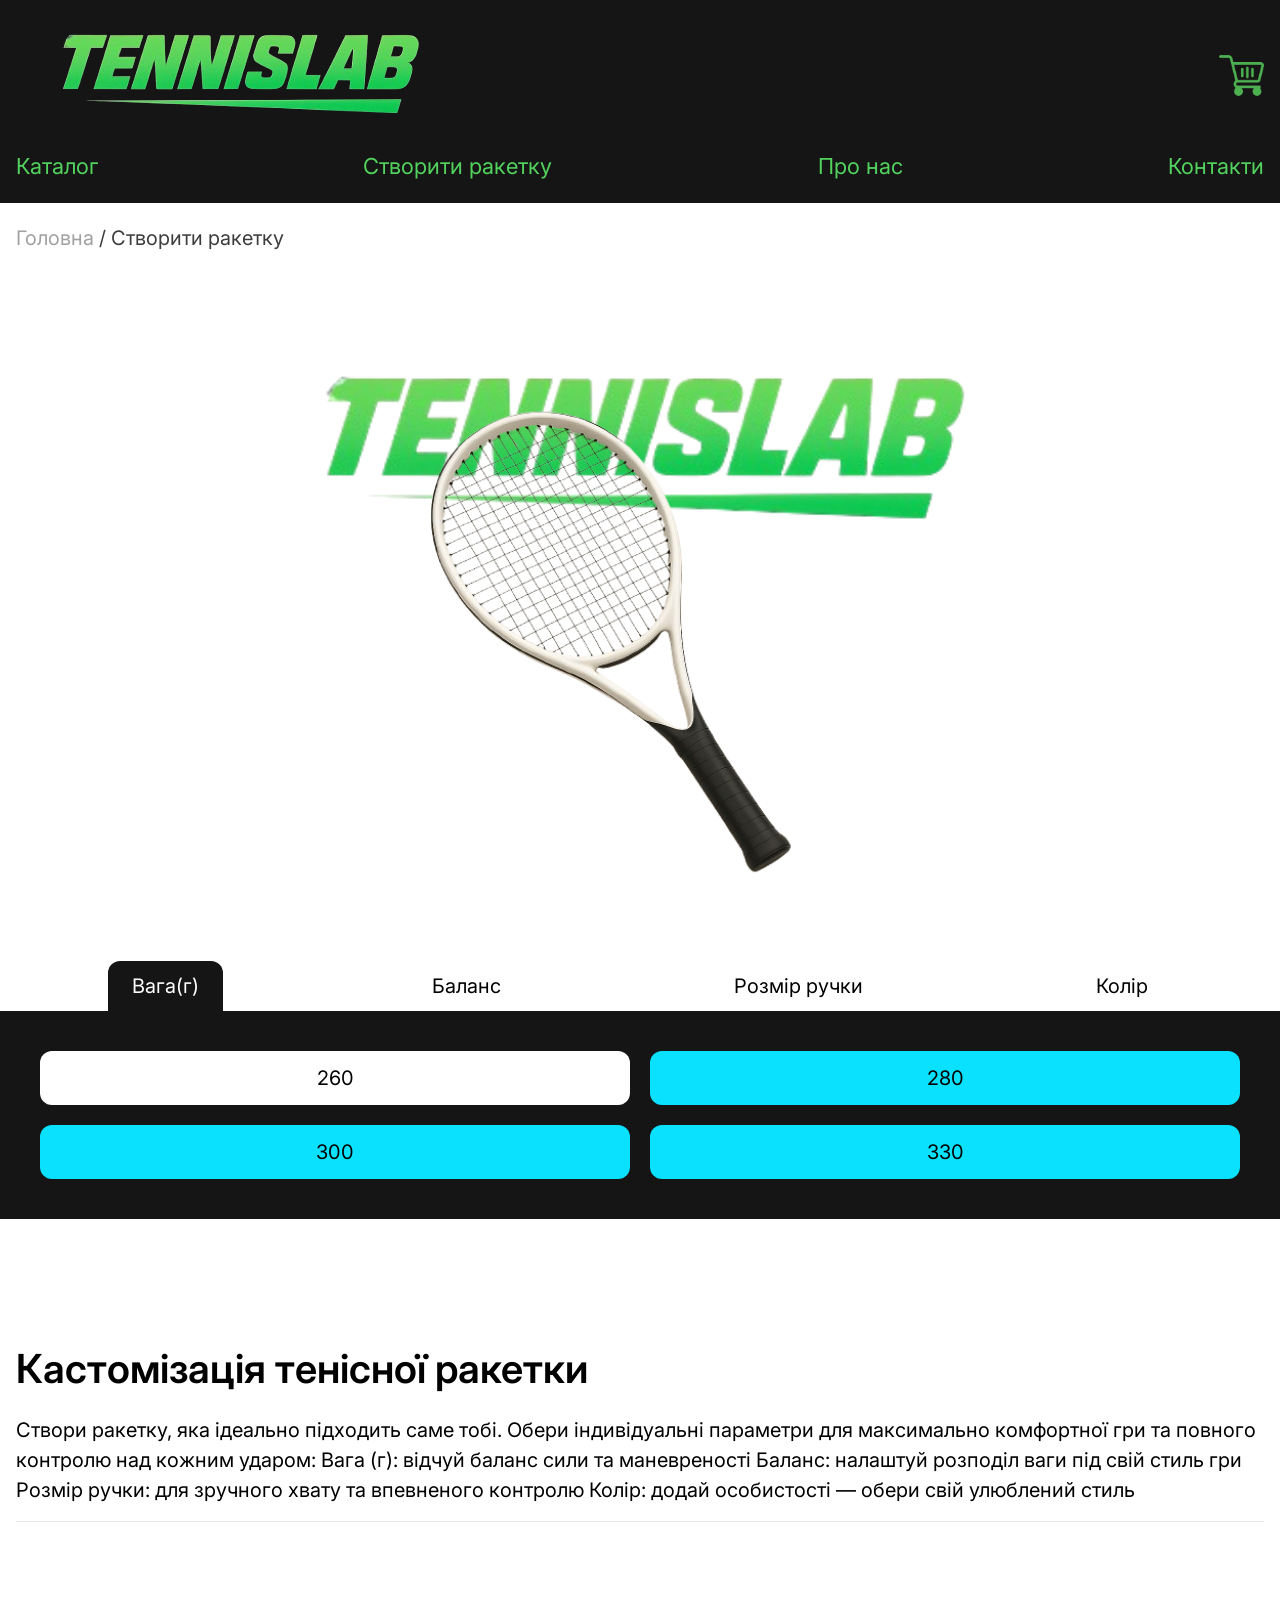
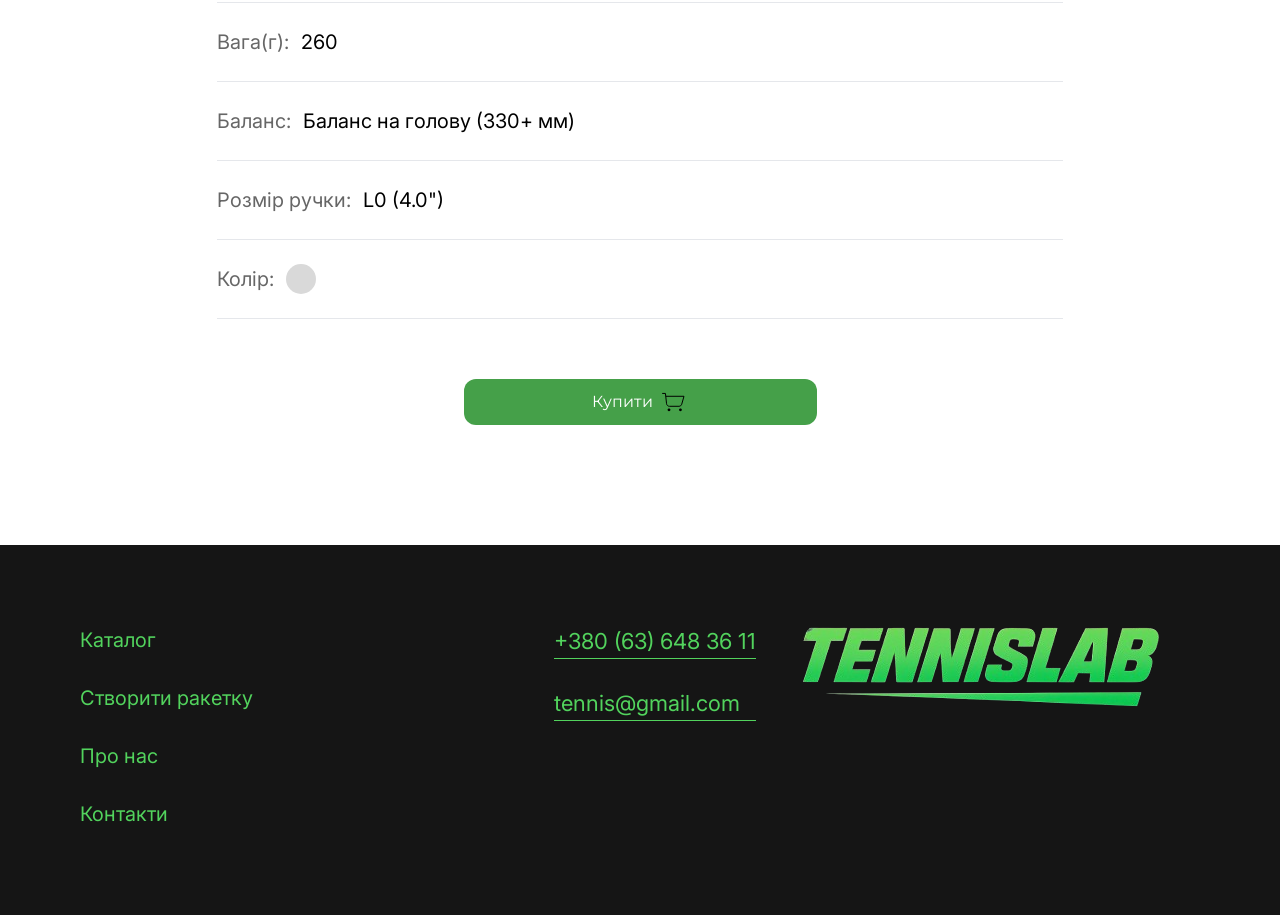
<file: customTennis.html>
<!DOCTYPE html>
<html lang="en">
    <head>
        <meta charset="UTF-8" />
        <meta name="viewport" content="width=device-width, initial-scale=1.0" />
        <link rel="stylesheet" href="style.css" />
        <link rel="stylesheet" href="tablet.css" />
        <link rel="stylesheet" href="mobile.css" />
        <link rel="stylesheet" href="tw.css" />

        <script src="customTennis.js" defer></script>
        <title>TennisLab</title>
    </head>
    <body>
        <header>
            <div class="container--my">
                <div class="header__logo">
                    <a href="index.html" class="header__logo--tennis">
                        <img src="img/logoTennis.png" alt="logo" />
                    </a>
                    <a href="basket.html"> <img src="img/ph_basket.png" width="45" alt="" /> </a>
                </div>
                <div>
                    <nav class="menu">
                        <ul>
                            <li><a href="categoryProduct.html">Каталог</a></li>
                            <li class="nav--2"><a href="customTennis.html">Створити ракетку</a></li>
                            <li class="nav--5"><a href="index.html#aboutUs">Про нас</a></li>
                            <li><a href="#contact">Контакти</a></li>
                        </ul>
                    </nav>
                </div>
            </div>
        </header>
        <div class="pageItem">
            <div class="container--my">
                <div class="container__pageItem"><a href="index.html">Головна</a> / <span>Створити ракетку</span></div>
            </div>
        </div>
        <section class="">
            <div class="container--my">
                <div>
                    <div class="custom__top">
                        <img class="customHockey--fon" src="img/logoTennis.png" width="70%" alt="" />
                        <img class="customHockey--racket" src="img/біла-removebg-preview – копія.png" alt="" />
                    </div>
                </div>

                <div class="custom__panel">
                    <a class="custom--active" href="">Вага(г)</a>
                    <a href="">Баланс</a>
                    <a href=" ">Розмір ручки</a>
                    <a href=" ">Колір</a>
                </div>
            </div>
            <div class="custom__panel--tablet">
                <img id="customPanelTabletMinus" class="custom__panel--tablet--left" src="img/tablet--line__left.svg" alt="" />
                <a id="customPanelTabletName" class="custom--tablet__active" href="">Вага(г)</a>
                <img id="customPanelTabletPlus" class="custom__panel--tablet--right" src="img/tablet--line__right.svg" alt="" />
            </div>

            <div class="custom__panel--Grip">
                <div class="container--my">
                    <input class="display__none" type="radio" id="grip_1" />
                    <label class="rad active__Grip active" for="grip_1">260</label>
                    <input class="display__none" type="radio" id="grip_2" />
                    <label class="rad active__Grip" for="grip_2">280 </label>
                    <input class="display__none" type="radio" id="grip_3" />
                    <label class="rad active__Grip" for="grip_3">300 </label>
                    <input class="display__none" type="radio" id="grip_4" />
                    <label class="rad active__Grip" for="grip_4">330 </label>
                </div>
            </div>
            <div class="custom__panel--Flex">
                <div class="container--my">
                    <input class="display__none" type="radio" id="flex_1" />
                    <label class="rad active__Flex active" for="flex_1">Баланс на голову (330+ мм)</label>
                    <input class="display__none" type="radio" id="flex_2" />
                    <label class="rad active__Flex" for="flex_2">Нейтральний баланс (320 мм)</label>
                    <input class="display__none" type="radio" id="flex_3" />
                    <label class="rad active__Flex" for="flex_3">Баланс на ручку (310 мм і менше)</label>
                </div>
            </div>
            <div class="custom__panel--Kick__point">
                <div class="container--my">
                    <div class="custom__panel--Kick__point__container">
                        <input class="display__none" type="radio" id="kickPoint_1" />
                        <label class="custom__panel--LOW custom__panel--Kick__point__btn rad active" for="kickPoint_1">L0 (4.0")</label>
                    </div>
                    <div class="custom__panel--Kick__point__container">
                        <input class="display__none" type="radio" id="kickPoint_2" />
                        <label class="custom__panel--MID custom__panel--Kick__point__btn rad" for="kickPoint_2">L1 (4 1/8")</label>
                    </div>
                    <div class="custom__panel--Kick__point__container">
                        <input class="display__none" type="radio" id="kickPoint_3" />
                        <label class="custom__panel--HIGH custom__panel--Kick__point__btn rad" for="kickPoint_3">L2 (4 1/4")</label>
                    </div>
                    <div class="custom__panel--Kick__point__container">
                        <input class="display__none" type="radio" id="kickPoint_3" />
                        <label class="custom__panel--HIGH custom__panel--Kick__point__btn rad" for="kickPoint_3">L3 (4 3/8")</label>
                    </div>

                    <div class="custom__panel--Kick__point__container">
                        <input class="display__none" type="radio" id="kickPoint_3" />
                        <label class="custom__panel--HIGH custom__panel--Kick__point__btn rad" for="kickPoint_3">L4 (4 1/2")</label>
                    </div>

                    <div class="custom__panel--Kick__point__container">
                        <input class="display__none" type="radio" id="kickPoint_3" />
                        <label class="custom__panel--HIGH custom__panel--Kick__point__btn rad" for="kickPoint_3">L5 (4 5/8")</label>
                    </div>
                </div>
            </div>

            <div class="custom__panel--Color__scheme">
                <div class="container--my">
                    <select class="custom__panel--Color__scheme__color rad focus:outline-none" name="" id="colorSelect">
                        <option id="logoOutline" value="Logo outline " selected>Колір корпуса</option>
                    </select>
                    <div class="custom__panel--Color__scheme__btn active">
                        <input class="display__none" type="radio" id="color_1" />
                        <label style="background-color: white" for="color_1 " class="custom__panel--Color__scheme--color active"></label>
                        <label style="background-color: yellow" for="color_3 " class="custom__panel--Color__scheme--color"></label>
                        <label style="background-color: green" for="color_3 " class="custom__panel--Color__scheme--color"></label>
                        <label style="background-color: pink" for="color_3 " class="custom__panel--Color__scheme--color"></label>
                        <label style="background-color: blue" for="color_3 " class="custom__panel--Color__scheme--color"></label>
                        <label style="background-color: purple" for="color_3 " class="custom__panel--Color__scheme--color"></label>
                    </div>
                    <div class="custom__panel--Color__scheme__btn">
                        <input class="display__none" type="radio" id="color_4" />
                        <label style="background-color: #000000" for="color_4 " class="custom__panel--Color__fill--color active"></label>

                        <button style="background-color: #e50000" class="custom__panel--Color__fill--color"></button>
                        <button style="background-color: #c90101" class="custom__panel--Color__fill--color"></button>
                    </div>
                    <div class="custom__panel--Color__scheme__btn">
                        <input class="display__none" type="radio" id="color_5" />
                        <label style="background-color: #000000" for="color_5 " class="custom__panel--Color__errowsInside--color active"></label>

                        <button style="background-color: #27b327" class="custom__panel--Color__errowsInside--color"></button>
                        <button style="background-color: #c90101" class="custom__panel--Color__errowsInside--color"></button>
                    </div>
                    <div class="custom__panel--Color__scheme__btn">
                        <input class="display__none" type="radio" id="color_6" />
                        <label style="background-color: #000000" for="color_6" class="custom__panel--Color__errowsOutside--color active"></label>

                        <button style="background-color: #ddd9ba80" class="custom__panel--Color__errowsOutside--color"></button>
                        <button style="background-color: #d8e093" class="custom__panel--Color__errowsOutside--color"></button>
                    </div>
                </div>
            </div>
            <div class="custom__panel--Shaft__Name__and__number">
                <div class="container--my">
                    <input class="custom__name--number" type="text" id="nameAndNumber" placeholder="Name and number" />
                </div>
            </div>
        </section>
        <section class="customization">
            <div class="container--my">
                <div class="customization__top">
                    <h3>Кастомізація тенісної ракетки</h3>
                    <p>
                        Створи ракетку, яка ідеально підходить саме тобі. Обери індивідуальні параметри для максимально комфортної гри та повного контролю над кожним ударом: Вага (г): відчуй баланс сили та маневреності Баланс: налаштуй розподіл ваги під свій стиль гри Розмір ручки: для зручного
                        хвату та впевненого контролю Колір: додай особистості — обери свій улюблений стиль
                    </p>
                    <hr />
                </div>
                <div class="customization--flex">
                    <div class="customization__bottom">
                        <hr />
                        <p>Вага(г): <span id="customizationGrip">260</span></p>
                        <hr />
                        <p>Баланс: <span id="customizationFlex">Баланс на голову (330+ мм)</span></p>
                        <hr />
                        <p>Розмір ручки: <span id="customizationKickPoint">L0 (4.0")</span></p>
                        <hr />
                        <p>
                            Колір:
                            <button id="customizationColorScheme" class="custom__panel--Shaft__texture--color"></button>
                        </p>
                        <hr />
                    </div>
                </div>

                <div class="custom__Buy">
                    <a class="rad" href="##42324#"> Купити <img class="product--img" src="img/system-uicons_cart.svg" alt="" /> </a>
                </div>
            </div>
        </section>

        <div class="form-container" id="form-container" style="display: none">
            <div class="form-content">
                <button class="close-btn" id="close-btn">×</button>
                <form id="order-form">
                    <div>
                        <label for="name">Ім'я</label>
                        <input type="text" id="name" name="name" placeholder="Введіть імʼя" required />
                    </div>

                    <div>
                        <label for="surname">Прізвище</label>
                        <input type="text" id="surname" name="surname" placeholder="Введіть Прізвище" required />
                    </div>

                    <div>
                        <label for="phone">Номер телефону</label>
                        <input type="text" id="phone" name="phone" placeholder="+38(0__)___-__-__" required />
                    </div>

                    <div id="form-message"></div>
                    <button type="submit">Надіслати</button>
                </form>
            </div>
        </div>

        <footer id="contact">
            <div class="footer--padding">
                <div class="container--my">
                    <div class="footer__navigation flex--gap">
                        <li><a href="categoryProduct.html">Каталог</a></li>
                        <li class="nav--2"><a href="customTennis.html">Створити ракетку</a></li>
                        <li class="nav--5"><a href="index.html#aboutUs">Про нас</a></li>
                        <li><a href="#contact">Контакти</a></li>
                    </div>
                    <div class="footer__info">
                        <div>
                            <div class="flex--gap">
                                <a href="">+380 (63) 648 36 11</a>
                                <a href="">tennis@gmail.com</a>
                            </div>
                        </div>
                        <a href="index.html">
                            <img src="img/logoTennis.png" alt="" />
                        </a>
                    </div>
                </div>
            </div>
        </footer>
    </body>
</html>

<script>
    // Отримуємо елементи один раз при завантаженні сторінки
    const formContainer = document.getElementById('form-container');
    const closeBtn = document.getElementById('close-btn');
    const orderForm = document.getElementById('order-form');
    const formMessage = document.getElementById('form-message');

    // Функція для закриття модального вікна
    function closeModal() {
        formContainer.style.display = 'none';
        // Очищаємо повідомлення при закритті
        formMessage.textContent = '';
        formMessage.className = '';
    }

    // Функція для показу повідомлення
    function showMessage(message, isError = false) {
        formMessage.textContent = message;
        formMessage.className = isError ? 'error' : 'success';
    }

    // Додаємо обробник для кнопки закриття один раз
    closeBtn.addEventListener('click', closeModal);

    // Функціонал навігації між панелями кастомізації
    const panels = {
        'Вага(г)': '.custom__panel--Grip',
        'Баланс': '.custom__panel--Flex',
        'Розмір ручки': '.custom__panel--Kick__point',
        'Колір': '.custom__panel--Color__scheme',
    };

    // Функція для приховування всіх панелей
    function hideAllPanels() {
        Object.values(panels).forEach((panel) => {
            document.querySelector(panel).style.display = 'none';
        });
    }

    // Функція для показу конкретної панелі
    function showPanel(panelClass) {
        hideAllPanels();
        document.querySelector(panelClass).style.display = 'block';
    }

    // Додаємо обробники для навігаційних посилань
    document.querySelectorAll('.custom__panel a').forEach((link) => {
        link.addEventListener('click', function (e) {
            e.preventDefault();

            // Видаляємо активний клас з усіх посилань
            document.querySelectorAll('.custom__panel a').forEach((a) => {
                a.classList.remove('custom--active');
            });

            // Додаємо активний клас поточному посиланню
            this.classList.add('custom--active');

            // Показуємо відповідну панель
            const panelToShow = panels[this.textContent.trim()];
            if (panelToShow) {
                showPanel(panelToShow);
            }
        });
    });

    // Показуємо першу панель при завантаженні сторінки
    showPanel('.custom__panel--Grip');

    // Обробники для вибору параметрів
    // Вага
    document.querySelectorAll('.active__Grip').forEach((label) => {
        label.addEventListener('click', function () {
            // Видаляємо активний клас з усіх лейблів
            document.querySelectorAll('.active__Grip').forEach((l) => l.classList.remove('active'));
            // Додаємо активний клас обраному лейблу
            this.classList.add('active');
            // Оновлюємо значення в підсумку
            document.getElementById('customizationGrip').textContent = this.textContent;
        });
    });

    // Баланс
    document.querySelectorAll('.active__Flex').forEach((label) => {
        label.addEventListener('click', function () {
            document.querySelectorAll('.active__Flex').forEach((l) => l.classList.remove('active'));
            this.classList.add('active');
            document.getElementById('customizationFlex').textContent = this.textContent;
        });
    });

    // Розмір ручки
    document.querySelectorAll('.custom__panel--Kick__point__btn').forEach((label) => {
        label.addEventListener('click', function () {
            document.querySelectorAll('.custom__panel--Kick__point__btn').forEach((l) => l.classList.remove('active'));
            this.classList.add('active');
            document.getElementById('customizationKickPoint').textContent = this.textContent;
        });
    });

    // Колір
    document.querySelectorAll('.custom__panel--Color__scheme--color').forEach((label) => {
        label.addEventListener('click', function () {
            // Оновлюємо активний клас для кольорів
            document.querySelectorAll('.custom__panel--Color__scheme--color').forEach((l) => l.classList.remove('active'));
            this.classList.add('active');

            // Оновлюємо колір в підсумку
            document.getElementById('customizationColorScheme').style.backgroundColor = this.style.backgroundColor;

            // Змінюємо зображення ракетки відповідно до кольору
            const racketImage = document.querySelector('.customHockey--racket');

            // Отримуємо колір елемента
            const computedStyle = window.getComputedStyle(this);
            const selectedColor = computedStyle.backgroundColor;

            // Визначаємо назву файлу на основі кольору
            let colorName = 'white'; // значення за замовчуванням

            switch (selectedColor) {
                case 'rgb(255, 255, 255)': // білий
                    colorName = 'white';
                    break;
                case 'rgb(255, 255, 0)': // жовтий
                    colorName = 'yellow';
                    break;
                case 'rgb(0, 128, 0)': // зелений
                    colorName = 'green';
                    break;
                case 'rgb(255, 192, 203)': // рожевий
                    colorName = 'pink';
                    break;
                case 'rgb(0, 0, 255)': // синій
                    colorName = 'blue';
                    break;
                case 'rgb(128, 0, 128)': // фіолетовий
                    colorName = 'purple';
                    break;
            }

            // Встановлюємо нове зображення
            racketImage.src = `img/${colorName}.png`;

            // Для відладки
            console.log('Selected color:', selectedColor);
            console.log('Color name:', colorName);
            console.log('New image src:', racketImage.src);
        });
    });

    // Обробник для кнопки "Купити"
    document.querySelector('.custom__Buy').addEventListener('click', (e) => {
        e.preventDefault();

        // Отримуємо дані про кастомізовану ракетку
        const customizationGrip = document.getElementById('customizationGrip')?.textContent.trim() || '';
        const customizationFlex = document.getElementById('customizationFlex')?.textContent.trim() || '';
        const customizationKickPoint = document.getElementById('customizationKickPoint')?.textContent.trim() || '';
        const customizationColorScheme = window.getComputedStyle(document.getElementById('customizationColorScheme'))?.backgroundColor || '';
        const customizationNameAndNumber = document.getElementById('customizationNameAndNumber')?.textContent.trim() || '';

        // Очищаємо форму та повідомлення перед відкриттям
        orderForm.reset();
        formMessage.textContent = '';
        formMessage.className = '';

        // Показуємо модальне вікно
        formContainer.style.display = 'flex';
    });

    // Функція для валідації імені та прізвища
    function validateName(name) {
        return /^[А-ЯІЇЄҐа-яіїєґ']{2,}$/.test(name);
    }

    function isUkrainianLetters(str) {
        return /^[А-ЯІЇЄҐа-яіїєґ']*$/.test(str);
    }

    // Функція для валідації номера телефону
    function validatePhone(phone) {
        const phoneRegex = /^\+?380\d{9}$/;
        return phoneRegex.test(phone);
    }

    // Функція для показу помилки під конкретним полем
    function showFieldError(inputElement, message) {
        // Видаляємо попередню помилку, якщо вона є
        const existingError = inputElement.parentElement.querySelector('.field-error');
        if (existingError) {
            existingError.remove();
        }

        // Створюємо і додаємо нове повідомлення про помилку
        const errorDiv = document.createElement('div');
        errorDiv.className = 'field-error';
        errorDiv.textContent = message;
        inputElement.parentElement.appendChild(errorDiv);
        inputElement.classList.add('error-input');
    }

    // Функція для очищення помилки поля
    function clearFieldError(inputElement) {
        const errorDiv = inputElement.parentElement.querySelector('.field-error');
        if (errorDiv) {
            errorDiv.remove();
        }
        inputElement.classList.remove('error-input');
    }

    // Додаємо обробники для валідації в реальному часі
    const nameInput = document.getElementById('name');
    const surnameInput = document.getElementById('surname');
    const phoneInput = document.getElementById('phone');

    nameInput.addEventListener('input', function () {
        if (this.value.length > 0 && this.value.length < 2) {
            showFieldError(this, 'Мінімум 2 українські літери');
        } else if (this.value.length >= 2 && !isUkrainianLetters(this.value)) {
            showFieldError(this, 'Тільки українські літери');
        } else if (this.value && !validateName(this.value)) {
            showFieldError(this, 'Тільки українські літери');
        } else {
            clearFieldError(this);
        }
    });

    surnameInput.addEventListener('input', function () {
        if (this.value.length > 0 && this.value.length < 2) {
            showFieldError(this, 'Мінімум 2 українські літери');
        } else if (this.value.length >= 2 && !isUkrainianLetters(this.value)) {
            showFieldError(this, 'Тільки українські літери');
        } else if (this.value && !validateName(this.value)) {
            showFieldError(this, 'Тільки українські літери');
        } else {
            clearFieldError(this);
        }
    });

    phoneInput.addEventListener('input', function () {
        if (this.value.trim() !== '') {
            if (!validatePhone(this.value.trim())) {
                showFieldError(this, 'Введіть номер у форматі +380XXXXXXXXX');
            } else {
                clearFieldError(this);
            }
        } else {
            clearFieldError(this);
        }
    });

    orderForm.addEventListener('submit', function (event) {
        event.preventDefault();

        // Очищаємо всі попередні помилки
        formMessage.textContent = '';
        formMessage.className = '';

        // Отримуємо дані з форми
        const name = nameInput.value.trim();
        const surname = surnameInput.value.trim();
        const phone = phoneInput.value.trim();

        let errors = [];

        // Валідація імені
        if (!name) {
            errors.push("Введіть ім'я");
            showFieldError(nameInput, "Це поле обов'язкове");
        } else if (name.length < 2) {
            errors.push('Мінімум 2 українські літери');
            showFieldError(nameInput, 'Мінімум 2 українські літери');
        } else if (!isUkrainianLetters(name) || !validateName(name)) {
            errors.push('Тільки українські літери');
            showFieldError(nameInput, 'Тільки українські літери');
        } else {
            clearFieldError(nameInput);
        }

        // Валідація прізвища
        if (!surname) {
            errors.push('Введіть прізвище');
            showFieldError(surnameInput, "Це поле обов'язкове");
        } else if (surname.length < 2) {
            errors.push('Мінімум 2 українські літери');
            showFieldError(surnameInput, 'Мінімум 2 українські літери');
        } else if (!isUkrainianLetters(surname) || !validateName(surname)) {
            errors.push('Тільки українські літери');
            showFieldError(surnameInput, 'Тільки українські літери');
        } else {
            clearFieldError(surnameInput);
        }

        // Валідація телефону
        if (!phone) {
            errors.push('Введіть номер телефону');
            showFieldError(phoneInput, "Це поле обов'язкове");
        } else if (!validatePhone(phone)) {
            errors.push('Некоректний номер телефону');
            showFieldError(phoneInput, 'Введіть номер у форматі +380XXXXXXXXX');
        } else {
            clearFieldError(phoneInput);
        }

        // Якщо є помилки, зупиняємо обробку
        if (errors.length > 0) {
            showMessage(errors.join('. '), true);
            return;
        }

        // Якщо все добре — формуємо замовлення
        const order = {
            id: Date.now(),
            type: 'custom',
            title: 'Кастомізована ракетка',
            price: '-',
            weight: document.getElementById('customizationGrip')?.textContent.trim() || '',
            balance: document.getElementById('customizationFlex')?.textContent.trim() || '',
            handleSize: document.getElementById('customizationKickPoint')?.textContent.trim() || '',
            color: window.getComputedStyle(document.getElementById('customizationColorScheme'))?.backgroundColor || '',
            customerName: name,
            customerSurname: surname,
            customerPhone: phone,
            date: new Date().toLocaleString('uk-UA'),
        };

        // Відправляємо замовлення на сервер
        fetch('https://67ffe0dcb72e9cfaf7262e72.mockapi.io/basket', {
            method: 'POST',
            headers: {
                'Content-Type': 'application/json',
            },
            body: JSON.stringify(order),
        })
            .then((response) => {
                if (!response.ok) throw new Error('Помилка при відправленні замовлення');
                return response.json();
            })
            .then((data) => {
                showMessage("Дякуємо за замовлення! Наш менеджер зв'яжеться з вами найближчим часом");
            })
            .catch((error) => {
                console.error('Помилка:', error);
                showMessage('Сталася помилка при надсиланні замовлення. Спробуйте пізніше', true);
            });

        // Очищаємо форму
        orderForm.reset();

        // Закриваємо форму через 3 секунди
        setTimeout(closeModal, 3000);
    });
</script>
</file>
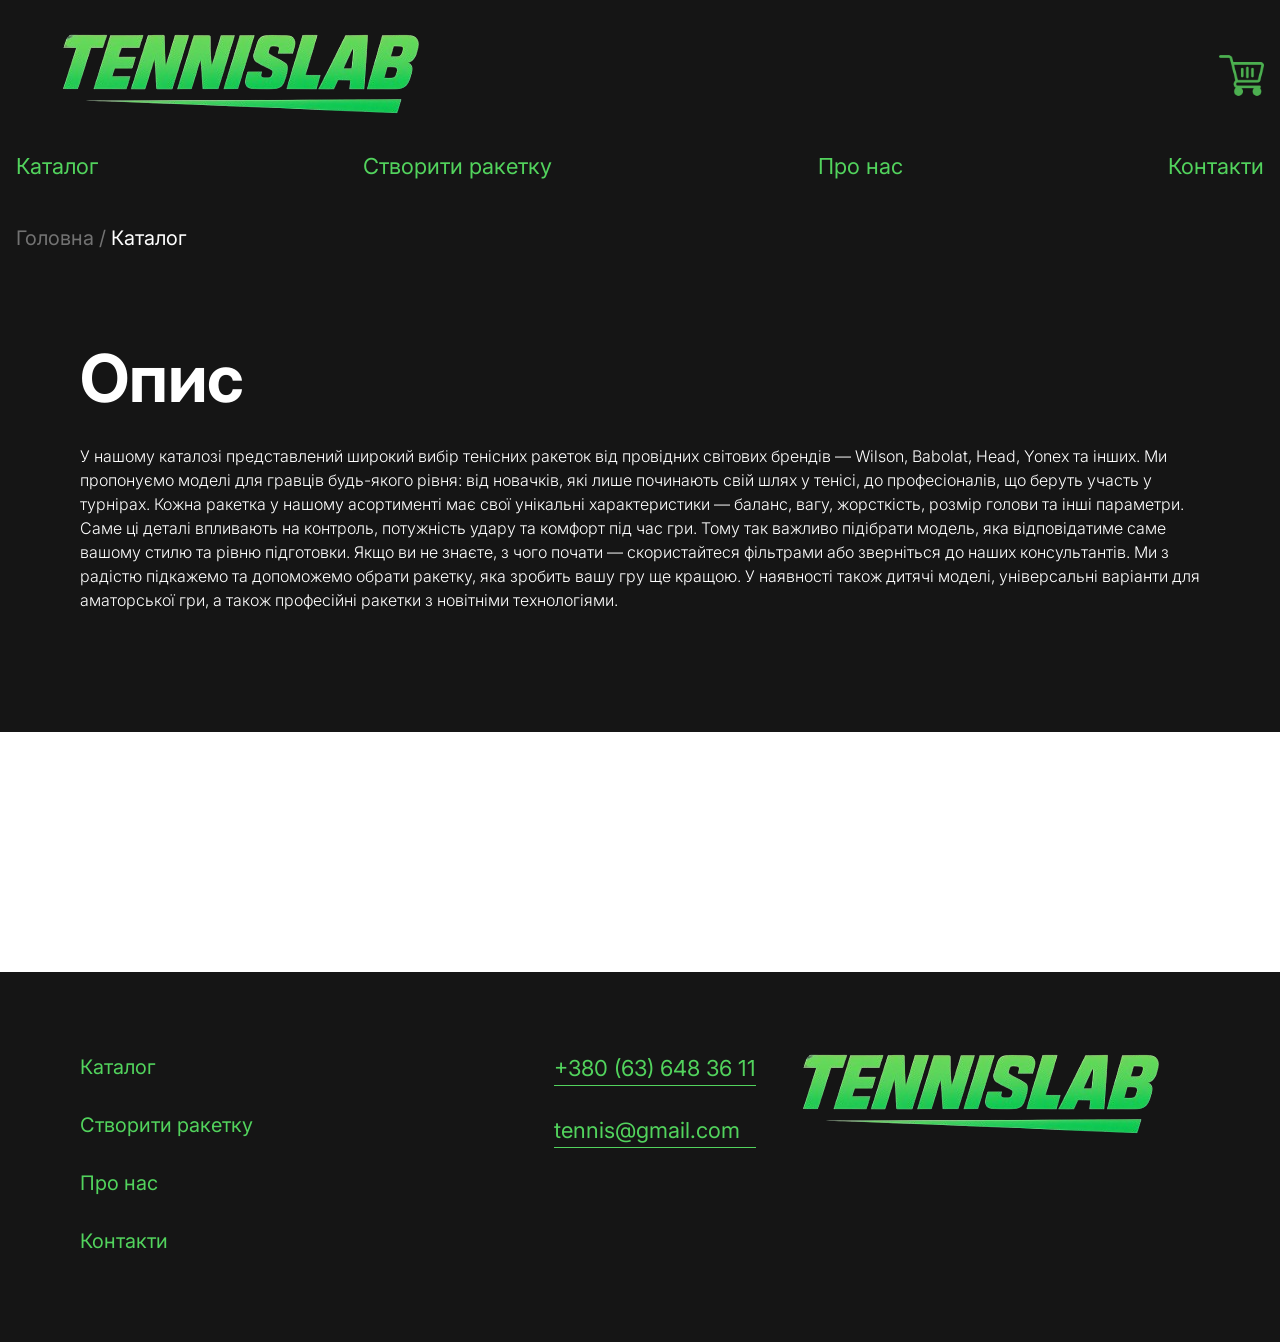
<file: HockeySticksProduct.html>
<!DOCTYPE html>
<html lang="en">
    <head>
        <meta charset="UTF-8" />
        <meta name="viewport" content="width=device-width, initial-scale=1.0" />
        <title>TennisLab</title>
        <link rel="stylesheet" href="style.css" />
        <link rel="stylesheet" href="tablet.css" />
        <link rel="stylesheet" href="mobile.css" />
        <link rel="stylesheet" href="tw.css" />
    </head>
    <body>
        <header>
            <div class="container--my">
                <div class="header__logo">
                    <a href="index.html" class="header__logo--tennis">
                        <img src="img/logoTennis.png" alt="logo" />
                    </a>
                    <a href="basket.html"> <img src="img/ph_basket.png" width="45" alt="" /> </a>
                </div>
                <div>
                    <nav class="menu">
                        <ul>
                            <li><a href="HockeySticksProduct.html">Каталог</a></li>
                            <li class="nav--2"><a href="customRingette.html">Створити ракетку</a></li>
                            <li class="nav--5"><a href="index.html#aboutUs">Про нас</a></li>
                            <li><a href="#contact">Контакти</a></li>
                        </ul>
                    </nav>
                </div>
            </div>
        </header>
        <div class="page">
            <div class="container--my">
                <div class="container__page"><a href="index.html">Головна </a> / <span>Каталог</span></div>
            </div>
        </div>
        <div class="description">
            <div class="container--my">
                <div class="">
                    <h2>Опис</h2>
                    <p>
                        У нашому каталозі представлений широкий вибір тенісних ракеток від провідних світових брендів — Wilson, Babolat, Head, Yonex та інших. Ми пропонуємо моделі для гравців будь-якого рівня: від новачків, які лише починають свій шлях у тенісі, до професіоналів, що беруть участь у
                        турнірах. Кожна ракетка у нашому асортименті має свої унікальні характеристики — баланс, вагу, жорсткість, розмір голови та інші параметри. Саме ці деталі впливають на контроль, потужність удару та комфорт під час гри. Тому так важливо підібрати модель, яка відповідатиме саме
                        вашому стилю та рівню підготовки. Якщо ви не знаєте, з чого почати — скористайтеся фільтрами або зверніться до наших консультантів. Ми з радістю підкажемо та допоможемо обрати ракетку, яка зробить вашу гру ще кращою. У наявності також дитячі моделі, універсальні варіанти для
                        аматорської гри, а також професійні ракетки з новітніми технологіями.
                    </p>
                </div>
            </div>
        </div>
        <section class="section__Ringette--Hockey">
            <div class="container--my">
                <div class="section__product" id="productList"></div>
            </div>
        </section>
        <div class="form-container" id="form-container" style="display: none">
            <div class="form-content">
                <button class="close-btn" id="close-btn">×</button>
                <form id="order-form">
                    <div>
                        <label for="name">Ім'я</label>
                        <input type="text" id="name" name="name" placeholder="Введіть імʼя" required />
                    </div>

                    <div>
                        <label for="surname">Прізвище</label>
                        <input type="text" id="surname" name="surname" placeholder="Введіть Прізвище" required />
                    </div>

                    <div>
                        <label for="phone">Номер телефону</label>
                        <input type="text" id="phone" name="phone" placeholder="+38(0__)___-__-__" required />
                    </div>

                    <div id="form-message"></div>
                    <button type="submit">Надіслати</button>
                </form>
            </div>
        </div>
        <footer id="contact">
            <div class="footer--padding">
                <div class="container--my">
                    <div class="footer__navigation flex--gap">
                        <li><a href="HockeySticksProduct.html">Каталог</a></li>
                        <li class="nav--2"><a href="customRingette.html">Створити ракетку</a></li>
                        <li class="nav--5"><a href="index.html#aboutUs">Про нас</a></li>
                        <li><a href="#contact">Контакти</a></li>
                    </div>
                    <div class="footer__info">
                        <div>
                            <div class="flex--gap">
                                <a href="">+380 (63) 648 36 11</a>
                                <a href="">tennis@gmail.com</a>
                            </div>
                        </div>
                        <a href="index.html">
                            <img src="img/logoTennis.png" alt="" />
                        </a>
                    </div>
                </div>
            </div>
        </footer>
    </body>
</html>

<script>
    // Глобальні змінні для зберігання даних про поточне замовлення
    let currentProduct = null;

    // Функції для роботи з формою
    function closeModal() {
        document.getElementById('form-container').style.display = 'none';
        document.getElementById('form-message').textContent = '';
        document.getElementById('form-message').className = '';
    }

    function showMessage(message, isError = false) {
        const messageElement = document.getElementById('form-message');
        messageElement.textContent = message;
        messageElement.className = isError ? 'error' : 'success';
    }

    // Функція для валідації імені та прізвища
    function validateName(name) {
        return /^[А-ЯІЇЄҐа-яіїєґ']{2,}$/.test(name);
    }

    function isUkrainianLetters(str) {
        return /^[А-ЯІЇЄҐа-яіїєґ']*$/.test(str);
    }

    // Функція для валідації номера телефону
    function validatePhone(phone) {
        const phoneRegex = /^\+?380\d{9}$/;
        return phoneRegex.test(phone);
    }

    // Функція для показу помилки під конкретним полем
    function showFieldError(inputElement, message) {
        // Видаляємо попередню помилку, якщо вона є
        const existingError = inputElement.parentElement.querySelector('.field-error');
        if (existingError) {
            existingError.remove();
        }

        // Створюємо і додаємо нове повідомлення про помилку
        const errorDiv = document.createElement('div');
        errorDiv.className = 'field-error';
        errorDiv.textContent = message;
        inputElement.parentElement.appendChild(errorDiv);
        inputElement.classList.add('error-input');
    }

    // Функція для очищення помилки поля
    function clearFieldError(inputElement) {
        const errorDiv = inputElement.parentElement.querySelector('.field-error');
        if (errorDiv) {
            errorDiv.remove();
        }
        inputElement.classList.remove('error-input');
    }

    document.addEventListener('DOMContentLoaded', () => {
        // Отримуємо елементи форми
        const formContainer = document.getElementById('form-container');
        const closeBtn = document.getElementById('close-btn');
        const orderForm = document.getElementById('order-form');

        // Додаємо обробник для кнопки закриття
        closeBtn.addEventListener('click', closeModal);

        const nameInput = document.getElementById('name');
        const surnameInput = document.getElementById('surname');
        const phoneInput = document.getElementById('phone');

        nameInput.addEventListener('input', function () {
            if (this.value.length > 0 && this.value.length < 2) {
                showFieldError(this, 'Мінімум 2 українські літери');
            } else if (this.value.length >= 2 && !isUkrainianLetters(this.value)) {
                showFieldError(this, 'Тільки українські літери');
            } else if (this.value && !validateName(this.value)) {
                showFieldError(this, 'Тільки українські літери');
            } else {
                clearFieldError(this);
            }
        });

        surnameInput.addEventListener('input', function () {
            if (this.value.length > 0 && this.value.length < 2) {
                showFieldError(this, 'Мінімум 2 українські літери');
            } else if (this.value.length >= 2 && !isUkrainianLetters(this.value)) {
                showFieldError(this, 'Тільки українські літери');
            } else if (this.value && !validateName(this.value)) {
                showFieldError(this, 'Тільки українські літери');
            } else {
                clearFieldError(this);
            }
        });

        phoneInput.addEventListener('input', function () {
            if (this.value.trim() !== '') {
                if (!validatePhone(this.value.trim())) {
                    showFieldError(this, 'Введіть номер у форматі +380XXXXXXXXX');
                } else {
                    clearFieldError(this);
                }
            } else {
                clearFieldError(this);
            }
        });

        // Обробник відправки форми
        orderForm.addEventListener('submit', function (event) {
            event.preventDefault();

            // Очищаємо всі попередні помилки
            showMessage('', false);

            // Отримуємо дані з форми
            const name = nameInput.value.trim();
            const surname = surnameInput.value.trim();
            const phone = phoneInput.value.trim();

            // Масив для збору всіх помилок
            let errors = [];

            // Валідація імені
            if (!name) {
                errors.push("Введіть ім'я");
                showFieldError(nameInput, "Це поле обов'язкове");
            } else if (name.length < 2) {
                errors.push('Мінімум 2 українські літери');
                showFieldError(nameInput, 'Мінімум 2 українські літери');
            } else if (!isUkrainianLetters(name)) {
                errors.push('Тільки українські літери');
                showFieldError(nameInput, 'Тільки українські літери');
            } else if (!validateName(name)) {
                errors.push('Тільки українські літери');
                showFieldError(nameInput, 'Тільки українські літери');
            } else {
                clearFieldError(nameInput);
            }

            // Валідація прізвища
            if (!surname) {
                errors.push('Введіть прізвище');
                showFieldError(surnameInput, "Це поле обов'язкове");
            } else if (surname.length < 2) {
                errors.push('Мінімум 2 українські літери');
                showFieldError(surnameInput, 'Мінімум 2 українські літери');
            } else if (!isUkrainianLetters(surname)) {
                errors.push('Тільки українські літери');
                showFieldError(surnameInput, 'Тільки українські літери');
            } else if (!validateName(surname)) {
                errors.push('Тільки українські літери');
                showFieldError(surnameInput, 'Тільки українські літери');
            } else {
                clearFieldError(surnameInput);
            }

            // Валідація телефону
            if (!phone) {
                errors.push('Введіть номер телефону');
                showFieldError(phoneInput, "Це поле обов'язкове");
            } else if (!validatePhone(phone)) {
                errors.push('Некоректний номер телефону');
                showFieldError(phoneInput, 'Введіть номер у форматі +380XXXXXXXXX');
            } else {
                clearFieldError(phoneInput);
            }

            // Якщо є помилки, показуємо їх і припиняємо відправку
            if (errors.length > 0) {
                showMessage(errors.join('. '), true);
                return;
            }

            // Формуємо об'єкт замовлення
            const order = {
                id: Date.now(),
                type: 'catalog',
                title: currentProduct.title,
                price: currentProduct.price,
                customerName: name,
                customerSurname: surname,
                customerPhone: phone,
                date: new Date().toLocaleString('uk-UA'),
            };
            fetch('https://67ffe0dcb72e9cfaf7262e72.mockapi.io/basket', {
                method: 'POST',
                headers: {
                    'Content-Type': 'application/json',
                },
                body: JSON.stringify(order),
            })
                .then((response) => {
                    if (!response.ok) {
                        throw new Error('Помилка при відправленні замовлення');
                    }
                    return response.json();
                })
                .then((data) => {
                    showMessage("Дякуємо за замовлення! Наш менеджер зв'яжеться з вами найближчим часом");
                    orderForm.reset();
                    setTimeout(closeModal, 3000);
                })
                .catch((error) => {
                    console.error('Помилка:', error);
                    showMessage('Не вдалося відправити замовлення. Спробуйте пізніше.', true);
                });
        });

        // Завантаження та відображення продуктів
        fetch('https://67ffe0dcb72e9cfaf7262e72.mockapi.io/tennis')
            .then((response) => response.json())
            .then((products) => {
                const container = document.getElementById('productList');
                container.innerHTML = '';

                products.forEach((product) => {
                    const productHTML = `
                        <div class="product">
                            <a href="${product.link || '#'}">
                                <img src="${product.image}" alt="${product.title}" />
                                <p>${product.title}</p>
                            </a>
                            <div>
                                <span>${product.price} грн</span>
                                <button class="rad buy-button" data-product='${JSON.stringify(product)}'>
                                    Купити
                                    <img class="product--img" src="img/system-uicons_cart.svg" alt="cart icon" />
                                </button>
                            </div>
                        </div>
                    `;
                    container.insertAdjacentHTML('beforeend', productHTML);
                });

                // Додаємо обробники для кнопок "Купити"
                document.querySelectorAll('.buy-button').forEach((button) => {
                    button.addEventListener('click', function () {
                        currentProduct = JSON.parse(this.dataset.product);
                        formContainer.style.display = 'flex';
                    });
                });
            })
            .catch((error) => {
                console.error('Помилка при отриманні продуктів:', error);
            });
    });
</script>
</file>
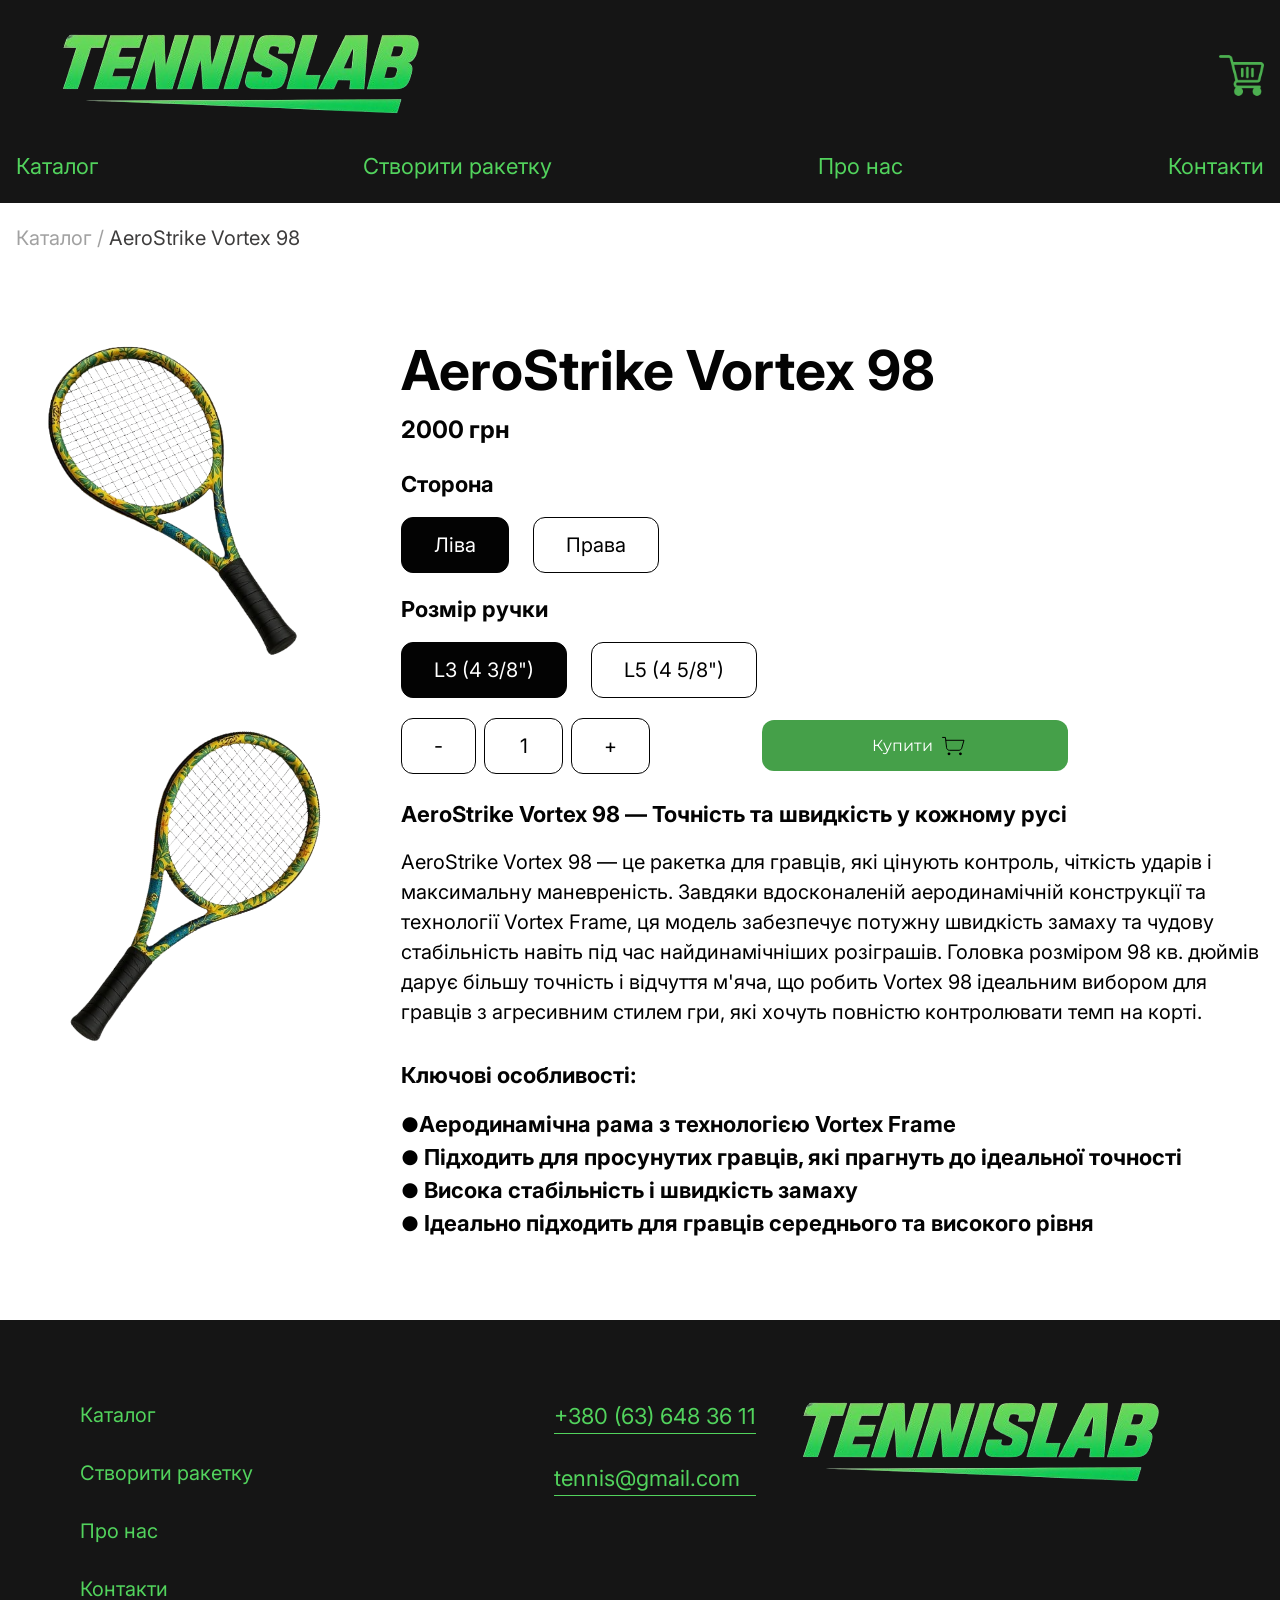
<file: tennis_1.html>
<!DOCTYPE html>
<html lang="en">
    <head>
        <meta charset="UTF-8" />
        <meta name="viewport" content="width=device-width, initial-scale=1.0" />
        <title>TennisLab</title>
        <link rel="stylesheet" href="style.css" />
        <link rel="stylesheet" href="tw.css" />
        <link rel="stylesheet" href="tablet.css" />
        <link rel="stylesheet" href="mobile.css" />
        <script src="item.js" defer></script>
        <script src="tennisBasket.js" defer></script>
    </head>
    <body>
        <header>
            <div class="container--my">
                <div class="header__logo">
                    <a href="index.html" class="header__logo--tennis">
                        <img src="img/logoTennis.png" alt="logo" />
                    </a>
                    <a href="basket.html"> <img src="img/ph_basket.png" width="45" alt="" /> </a>
                </div>
                <div>
                    <nav class="menu">
                        <ul>
                            <li><a href="categoryProduct.html">Каталог</a></li>
                            <li class="nav--2"><a href="customTennis.html">Створити ракетку</a></li>
                            <li class="nav--5"><a href="index.html#aboutUs">Про нас</a></li>
                            <li><a href="#contact">Контакти</a></li>
                        </ul>
                    </nav>
                </div>
            </div>
        </header>
        <div class="pageItem">
            <div class="container--my">
                <div class="container__pageItem"><a href="categoryProduct.html">Каталог /</a> <span>AeroStrike Vortex 98</span></div>
            </div>
        </div>
        <section class="section__item">
            <div class="container--my">
                <div class="flex pb-64 pt-14">
                    <div class="w-2/5 flex-column gap-y-12">
                        <img src="img/category_1.png" alt="" />
                        <div class="grid grid-cols-2 gap-y-12 mt-12 item__img"><img src="img/category_1.png" style="transform: rotate(71deg)" alt="" /></div>
                    </div>
                    <div class="tennis__img" style="display: flex; justify-content: center">
                        <img class="" src="img/category_1.png" />
                    </div>
                    
                    <div class="w-3/5 item__description">
                        <h2 class="title">AeroStrike Vortex 98</h2>
                        <span class="price">2000 грн</span>
                        <p class="mt-5">Сторона</p>
                        <div class="flex gap-6 item__flex mt-4">
                            <a id="flex_71" class="pt-3 pb-3 pr-8 pl-8 border rounded-xl item__btn item__span--active" href=""> Ліва </a>
                            <a id="flex_65" class="pt-3 pb-3 pr-8 pl-8 border rounded-xl" href=""> Права </a>
                        </div>
                        <p class="mt-5">Розмір ручки</p>
                        <div class="flex gap-6 item__flex mt-4">
                            <a id="curve_71" class="pt-3 pb-3 pr-8 pl-8 border rounded-xl item__btn item__span--active" href=""> L3 (4 3/8") </a>
                            <a id="curve_65" class="pt-3 pb-3 pr-8 pl-8 border rounded-xl" href=""> L5 (4 5/8") </a>
                        </div>
                        <p class="mt-5 mb-5"></p>
                        <div class="flex gap-28 content-center item__container__btn">
                            <div class="item__flex">
                                <a id="quantityMinus" class="pt-3 pb-3 pr-8 pl-8 border rounded-xl" href="">-</a>
                                <div>
                                    <a class="item__flex__counter" id="quantityCounter" href=""></a>
                                </div>

                                <a id="quantityPlus" class="pt-3 pb-3 pr-8 pl-8 border rounded-xl" href="">+</a>
                            </div>
                            <a class="item__container__btn__buy rad" href="##42324#"> Купити <img style="width: fit-content" src="img/system-uicons_cart.svg" alt="" /> </a>
                        </div>
                        <div class="flex flex-col gap-8 mt-6">
                            <div class="flex flex-col gap-4">
                                <h4 class="item--span">AeroStrike Vortex 98 — Точність та швидкість у кожному русі</h4>
                                <p>
                                    AeroStrike Vortex 98 — це ракетка для гравців, які цінують контроль, чіткість ударів і максимальну маневреність. Завдяки вдосконаленій аеродинамічній конструкції та технології Vortex Frame, ця модель забезпечує потужну швидкість замаху та чудову стабільність навіть під час найдинамічніших розіграшів.

                                    Головка розміром 98 кв. дюймів дарує більшу точність і відчуття м'яча, що робить Vortex 98 ідеальним вибором для гравців з агресивним стилем гри, які хочуть повністю контролювати темп на корті.
                                    
                                    
                                </p>
                            </div>
                            <div>
                                <h4 class="mb-4 item--span">Ключові особливості:</h4>
                                <p>●<span class="item--span">Аеродинамічна рама з технологією Vortex Frame</p>
                                <p>● <span class="item--span">Підходить для просунутих гравців, які прагнуть до ідеальної точності</p>
                                <p>● <span class="item--span">Висока стабільність і швидкість замаху</p>
                                <p>● <span class="item--span">Ідеально підходить для гравців середнього та високого рівня</p>
                            </div>
                        </div>
                    </div>
                </div>
            </div>
        </section>

        <div class="form-container" id="form-container" style="display: none;">
            <div class="form-content">
                <div>
                <button class="close-btn" id="close-btn">&times;</button>

                </div>
                <form id="order-form">
                    <div>
                        <label for="name">Ім'я</label>
                        <input type="text" id="name" name="name" placeholder="Введіть імʼя" required>
                    </div>

                    <div>
                        <label for="surname">Прізвище</label>
                        <input type="text" id="surname" name="surname" placeholder="Введіть Прізвище"  required>
                    </div>

                    <div>
                        <label for="phone">Номер телефону</label>
                        <input type="text" id="phone" name="phone" placeholder="+38(0__)___-__-__" required>
                    </div>

                    <div id="form-message"></div>
                    <button type="submit">Надіслати</button>
                </form>
                <div id="form-message"></div>
            </div>
        </div>
        <footer id="contact">
            <div class="footer--padding">
                <div class="container--my">
                    <div class="footer__navigation flex--gap">
                        <li><a href="categoryProduct.html">Каталог</a></li>
                        <li class="nav--2"><a href="customTennis.html">Створити ракетку</a></li>
                        <li class="nav--5"><a href="index.html#aboutUs">Про нас</a></li>
                        <li><a href="#contact">Контакти</a></li>
                    </div>
                    <div class="footer__info">
                        <div>
                            <div class="flex--gap">
                                <a href="">+380 (63) 648 36 11</a>
                                <a href="">tennis@gmail.com</a>
                            </div>
                        </div>
                        <a href="index.html">
                            <img src="img/logoTennis.png" alt="" />
                        </a>
                    </div>
                </div>
            </div>
        </footer>
    </body>
</html>


<script>
    // Показати форму при кліку на кнопку "Купити"
    document.querySelector('.item__container__btn__buy').addEventListener('click', function() {
        document.getElementById('form-container').style.display = 'flex';
    });

    // Закрити форму
    document.getElementById('close-btn').addEventListener('click', function() {
        document.getElementById('form-container').style.display = 'none';
        document.getElementById('form-message').textContent = '';
    });

    // Валідація
    function validateName(name) {
        return /^[А-ЯІЇЄҐа-яіїєґ']{2,}$/.test(name);
    }
    function isUkrainianLetters(str) {
        return /^[А-ЯІЇЄҐа-яіїєґ']*$/.test(str);
    }
    function validatePhone(phone) {
        return /^\+?380\d{9}$/.test(phone);
    }
    function showFieldError(input, message) {
        let err = input.parentElement.querySelector('.field-error');
        if (!err) {
            err = document.createElement('div');
            err.className = 'field-error';
            input.parentElement.appendChild(err);
        }
        err.textContent = message;
        input.classList.add('error-input');
    }
    function clearFieldError(input) {
        let err = input.parentElement.querySelector('.field-error');
        if (err) err.remove();
        input.classList.remove('error-input');
    }

    const nameInput = document.getElementById('name');
    const surnameInput = document.getElementById('surname');
    const phoneInput = document.getElementById('phone');
    const formMessage = document.getElementById('form-message');

    nameInput.addEventListener('input', function() {
        if (this.value.length > 0 && this.value.length < 2) {
            showFieldError(this, "Мінімум 2 українські літери");
        } else if (this.value.length >= 2 && !isUkrainianLetters(this.value)) {
            showFieldError(this, "Тільки українські літери");
        } else if (this.value && !validateName(this.value)) {
            showFieldError(this, "Тільки українські літери");
        } else {
            clearFieldError(this);
        }
    });
    surnameInput.addEventListener('input', function() {
        if (this.value.length > 0 && this.value.length < 2) {
            showFieldError(this, "Мінімум 2 українські літери");
        } else if (this.value.length >= 2 && !isUkrainianLetters(this.value)) {
            showFieldError(this, "Тільки українські літери");
        } else if (this.value && !validateName(this.value)) {
            showFieldError(this, "Тільки українські літери");
        } else {
            clearFieldError(this);
        }
    });
    phoneInput.addEventListener('input', function() {
        if (this.value && !validatePhone(this.value)) showFieldError(this, "Формат: +380XXXXXXXXX");
        else clearFieldError(this);
    });

    document.getElementById('order-form').addEventListener('submit', function(event) {
    event.preventDefault();

    let errors = 0;
    formMessage.textContent = '';

    if (!nameInput.value) { showFieldError(nameInput, "Це поле обов'язкове"); errors++; }
    else if (nameInput.value.length < 2) { showFieldError(nameInput, "Мінімум 2 українські літери"); errors++; }
    else if (!isUkrainianLetters(nameInput.value)) { showFieldError(nameInput, "Тільки українські літери"); errors++; }
    else if (!validateName(nameInput.value)) { showFieldError(nameInput, "Тільки українські літери"); errors++; }
    else clearFieldError(nameInput);

    if (!surnameInput.value) { showFieldError(surnameInput, "Це поле обов'язкове"); errors++; }
    else if (surnameInput.value.length < 2) { showFieldError(surnameInput, "Мінімум 2 українські літери"); errors++; }
    else if (!isUkrainianLetters(surnameInput.value)) { showFieldError(surnameInput, "Тільки українські літери"); errors++; }
    else if (!validateName(surnameInput.value)) { showFieldError(surnameInput, "Тільки українські літери"); errors++; }
    else clearFieldError(surnameInput);

    if (!phoneInput.value) { showFieldError(phoneInput, "Це поле обов'язкове"); errors++; }
    else if (!validatePhone(phoneInput.value)) { showFieldError(phoneInput, "Формат: +380XXXXXXXXX"); errors++; }
    else clearFieldError(phoneInput);

    if (errors > 0) {
        formMessage.textContent = 'Виправте помилки у формі!';
        formMessage.className = 'error';
        return;
    }

    // Получаем название и цену товара со страницы
    const productTitle = document.querySelector('h2.title')?.textContent.trim() || 'Без назви';
    const priceText = document.querySelector('span.price')?.textContent.trim() || '0 грн';
    const productPrice = parseInt(priceText.replace(/[^\d]/g, ''), 10); // убираем "грн", оставляем число

    // Формируем заказ
    const order = {
        type: 'catalog',
        title: productTitle,
        price: productPrice,
        customerName: nameInput.value.trim(),
        customerSurname: surnameInput.value.trim(),
        customerPhone: phoneInput.value.trim(),
        date: new Date().toLocaleString('uk-UA')
    };

    // Отправляем заказ на сервер
    fetch('https://67ffe0dcb72e9cfaf7262e72.mockapi.io/basket', {
        method: 'POST',
        headers: {
            'Content-Type': 'application/json'
        },
        body: JSON.stringify(order)
    })
    .then(response => {
        if (!response.ok) {
            throw new Error('Помилка при відправленні замовлення');
        }
        return response.json();
    })
    .then(data => {
        formMessage.textContent = 'Дякуємо за замовлення!';
        formMessage.className = 'success';
        document.getElementById('order-form').reset();
        setTimeout(function() {
            document.getElementById('form-container').style.display = 'none';
            formMessage.textContent = '';
        }, 2000);
    })
    .catch(error => {
        console.error('Помилка:', error);
        formMessage.textContent = 'Не вдалося відправити замовлення. Спробуйте пізніше.';
        formMessage.className = 'error';
    });
});     
</script>
</file>
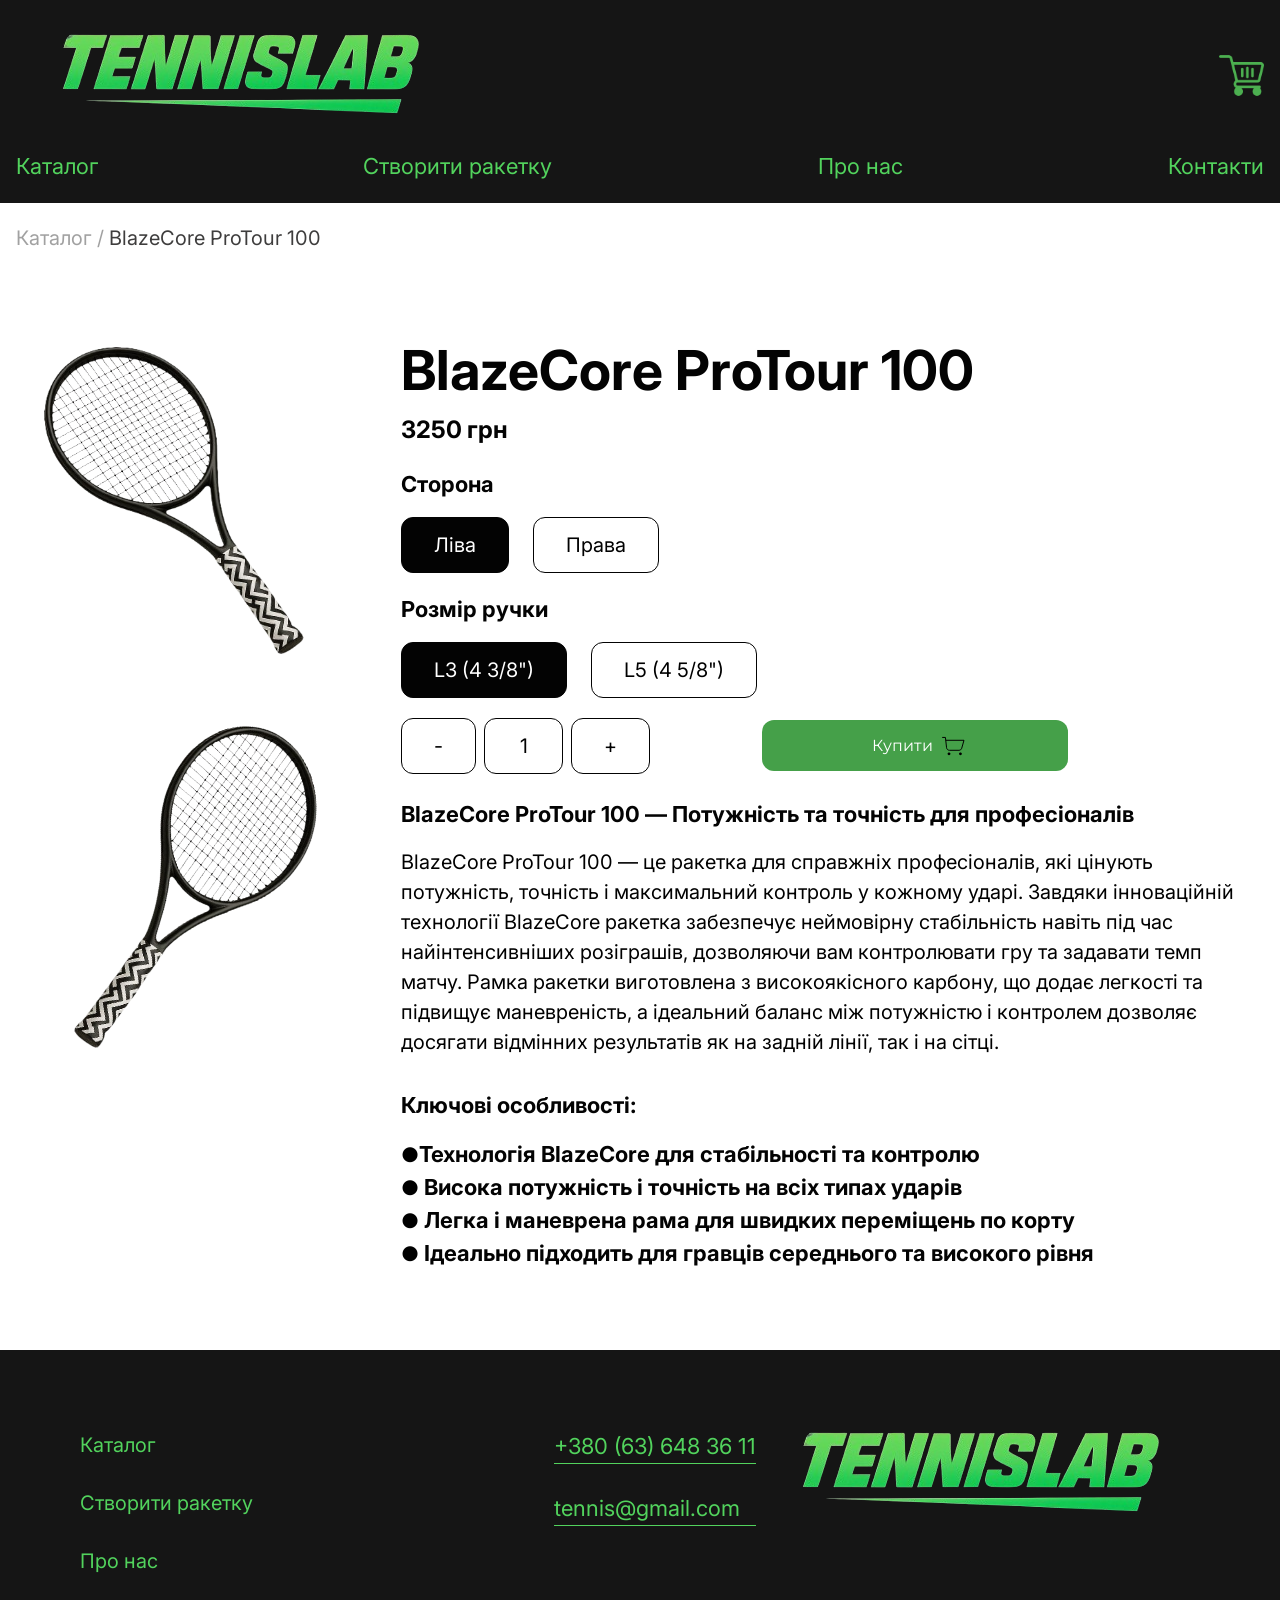
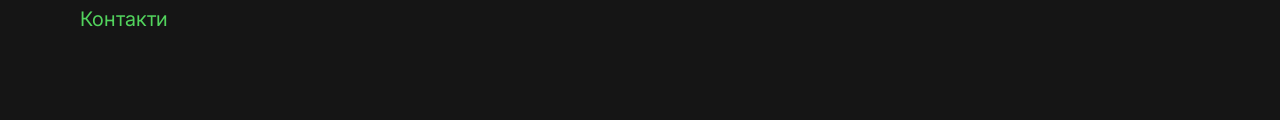
<file: tennis_2.html>
<!DOCTYPE html>
<html lang="en">
    <head>
        <meta charset="UTF-8" />
        <meta name="viewport" content="width=device-width, initial-scale=1.0" />
        <title>TennisLab</title>
        <link rel="stylesheet" href="style.css" />
        <link rel="stylesheet" href="tw.css" />
        <link rel="stylesheet" href="tablet.css" />
        <link rel="stylesheet" href="mobile.css" />
        <script src="item.js" defer></script>
        <script src="tennisBasket.js" defer></script>

    </head>
    <body>
        <header>
            <div class="container--my">
                <div class="header__logo">
                    <a href="index.html" class="header__logo--tennis">
                        <img src="img/logoTennis.png" alt="logo" />
                    </a>
                    <a href="basket.html"> <img src="img/ph_basket.png" width="45" alt="" /> </a>
                </div>
                <div>
                    <nav class="menu">
                        <ul>
                            <li><a href="categoryProduct.html">Каталог</a></li>
                            <li class="nav--2"><a href="customTennis.html">Створити ракетку</a></li>
                            <li class="nav--5"><a href="index.html#aboutUs">Про нас</a></li>
                            <li><a href="#contact">Контакти</a></li>
                        </ul>
                    </nav>
                </div>
            </div>
        </header>
        <div class="pageItem">
            <div class="container--my">
                <div class="container__pageItem"><a href="categoryProduct.html">Каталог /</a> <span>BlazeCore ProTour 100</span></div>
            </div>
        </div>
        <section class="section__item">
            <div class="container--my">
                <div class="flex pb-64 pt-14">
                    <div class="w-2/5 flex-column gap-y-12">
                        <img src="img/category_2.png" alt="" />
                        <div class="grid grid-cols-2 gap-y-12 mt-12 item__img"><img src="img/category_2.png" style="transform: rotate(71deg)" alt="" /></div>
                    </div>
                    <div class="tennis__img" style="display: flex; justify-content: center">
                        <img class="" src="img/category_2.png" />
                    </div>
                    
                    <div class="w-3/5 item__description">
                        <h2 class="title">BlazeCore ProTour 100</h2>
                        <span class="price">3250 грн</span>
                        <p class="mt-5">Сторона</p>
                        <div class="flex gap-6 item__flex mt-4">
                            <a id="flex_71" class="pt-3 pb-3 pr-8 pl-8 border rounded-xl item__btn item__span--active" href=""> Ліва </a>
                            <a id="flex_65" class="pt-3 pb-3 pr-8 pl-8 border rounded-xl" href=""> Права </a>
                        </div>
                        <p class="mt-5">Розмір ручки</p>
                        <div class="flex gap-6 item__flex mt-4">
                            <a id="curve_71" class="pt-3 pb-3 pr-8 pl-8 border rounded-xl item__btn item__span--active" href=""> L3 (4 3/8") </a>
                            <a id="curve_65" class="pt-3 pb-3 pr-8 pl-8 border rounded-xl" href=""> L5 (4 5/8") </a>
                        </div>
                        <p class="mt-5 mb-5"></p>
                        <div class="flex gap-28 content-center item__container__btn">
                            <div class="item__flex">
                                <a id="quantityMinus" class="pt-3 pb-3 pr-8 pl-8 border rounded-xl" href="">-</a>
                                <div>
                                    <a class="item__flex__counter" id="quantityCounter" href=""></a>
                                </div>

                                <a id="quantityPlus" class="pt-3 pb-3 pr-8 pl-8 border rounded-xl" href="">+</a>
                            </div>
                            <a class="item__container__btn__buy rad" href="##42324#"> Купити <img style="width: fit-content" src="img/system-uicons_cart.svg" alt="" /> </a>
                        </div>
                        <div class="flex flex-col gap-8 mt-6">
                            <div class="flex flex-col gap-4">
                                <h4 class="item--span">BlazeCore ProTour 100 — Потужність та точність для професіоналів</h4>
                                <p>
                                    BlazeCore ProTour 100 — це ракетка для справжніх професіоналів, які цінують потужність, точність і максимальний контроль у кожному ударі. Завдяки інноваційній технології BlazeCore ракетка забезпечує неймовірну стабільність навіть під час найінтенсивніших розіграшів, дозволяючи вам контролювати гру та задавати темп матчу.
                                    Рамка ракетки виготовлена з високоякісного карбону, що додає легкості та підвищує маневреність, а ідеальний баланс між потужністю і контролем дозволяє досягати відмінних результатів як на задній лінії, так і на сітці.
                                </p>
                            </div>
                            <div>
                                <h4 class="mb-4 item--span">Ключові особливості:</h4>
                                <p>●<span class="item--span">Технологія BlazeCore для стабільності та контролю</p>
                                <p>● <span class="item--span">Висока потужність і точність на всіх типах ударів</p>
                                <p>● <span class="item--span">Легка і маневрена рама для швидких переміщень по корту</p>
                                <p>● <span class="item--span">Ідеально підходить для гравців середнього та високого рівня</p>
                            </div>
                        </div>
                    </div>
                </div>
            </div>
        </section>

        <div class="form-container" id="form-container" style="display: none;">
            <div class="form-content">
                <div>
                    <button class="close-btn" id="close-btn">&times;</button>
    
                    </div>
                <form id="order-form">
                    <div>
                        <label for="name">Ім'я</label>
                        <input type="text" id="name" name="name" placeholder="Введіть імʼя" required>
                    </div>

                    <div>
                        <label for="surname">Прізвище</label>
                        <input type="text" id="surname" name="surname" placeholder="Введіть Прізвище"  required>
                    </div>

                    <div>
                        <label for="phone">Номер телефону</label>
                        <input type="text" id="phone" name="phone" placeholder="+38(0__)___-__-__" required>
                    </div>

                    <div id="form-message"></div>
                    <button type="submit">Надіслати</button>
                </form>
                <div id="form-message"></div>
            </div>
        </div>
        <footer id="contact">
            <div class="footer--padding">
                <div class="container--my">
                    <div class="footer__navigation flex--gap">
                        <li><a href="categoryProduct.html">Каталог</a></li>
                        <li class="nav--2"><a href="customTennis.html">Створити ракетку</a></li>
                        <li class="nav--5"><a href="index.html#aboutUs">Про нас</a></li>
                        <li><a href="#contact">Контакти</a></li>
                    </div>
                    <div class="footer__info">
                        <div>
                            <div class="flex--gap">
                                <a href="">+380 (63) 648 36 11</a>
                                <a href="">tennis@gmail.com</a>
                            </div>
                        </div>
                        <a href="index.html">
                            <img src="img/logoTennis.png" alt="" />
                        </a>
                    </div>
                </div>
            </div>
        </footer>
    </body>
</html>


<script>
    // Показати форму при кліку на кнопку "Купити"
    document.querySelector('.item__container__btn__buy').addEventListener('click', function() {
        document.getElementById('form-container').style.display = 'flex';
    });

    // Закрити форму
    document.getElementById('close-btn').addEventListener('click', function() {
        document.getElementById('form-container').style.display = 'none';
        document.getElementById('form-message').textContent = '';
    });

    // Валідація
    function validateName(name) {
        return /^[А-ЯІЇЄҐа-яіїєґ']{2,}$/.test(name);
    }
    function isUkrainianLetters(str) {
        return /^[А-ЯІЇЄҐа-яіїєґ']*$/.test(str);
    }
    function validatePhone(phone) {
        return /^\+?380\d{9}$/.test(phone);
    }
    function showFieldError(input, message) {
        let err = input.parentElement.querySelector('.field-error');
        if (!err) {
            err = document.createElement('div');
            err.className = 'field-error';
            input.parentElement.appendChild(err);
        }
        err.textContent = message;
        input.classList.add('error-input');
    }
    function clearFieldError(input) {
        let err = input.parentElement.querySelector('.field-error');
        if (err) err.remove();
        input.classList.remove('error-input');
    }

    const nameInput = document.getElementById('name');
    const surnameInput = document.getElementById('surname');
    const phoneInput = document.getElementById('phone');
    const formMessage = document.getElementById('form-message');

    nameInput.addEventListener('input', function() {
        if (this.value.length > 0 && this.value.length < 2) {
            showFieldError(this, "Мінімум 2 українські літери");
        } else if (this.value.length >= 2 && !isUkrainianLetters(this.value)) {
            showFieldError(this, "Тільки українські літери");
        } else if (this.value && !validateName(this.value)) {
            showFieldError(this, "Тільки українські літери");
        } else {
            clearFieldError(this);
        }
    });
    surnameInput.addEventListener('input', function() {
        if (this.value.length > 0 && this.value.length < 2) {
            showFieldError(this, "Мінімум 2 українські літери");
        } else if (this.value.length >= 2 && !isUkrainianLetters(this.value)) {
            showFieldError(this, "Тільки українські літери");
        } else if (this.value && !validateName(this.value)) {
            showFieldError(this, "Тільки українські літери");
        } else {
            clearFieldError(this);
        }
    });
    phoneInput.addEventListener('input', function() {
        if (this.value && !validatePhone(this.value)) showFieldError(this, "Формат: +380XXXXXXXXX");
        else clearFieldError(this);
    });

    document.getElementById('order-form').addEventListener('submit', function(event) {
    event.preventDefault();

    let errors = 0;
    formMessage.textContent = '';

    if (!nameInput.value) { showFieldError(nameInput, "Це поле обов'язкове"); errors++; }
    else if (nameInput.value.length < 2) { showFieldError(nameInput, "Мінімум 2 українські літери"); errors++; }
    else if (!isUkrainianLetters(nameInput.value)) { showFieldError(nameInput, "Тільки українські літери"); errors++; }
    else if (!validateName(nameInput.value)) { showFieldError(nameInput, "Тільки українські літери"); errors++; }
    else clearFieldError(nameInput);

    if (!surnameInput.value) { showFieldError(surnameInput, "Це поле обов'язкове"); errors++; }
    else if (surnameInput.value.length < 2) { showFieldError(surnameInput, "Мінімум 2 українські літери"); errors++; }
    else if (!isUkrainianLetters(surnameInput.value)) { showFieldError(surnameInput, "Тільки українські літери"); errors++; }
    else if (!validateName(surnameInput.value)) { showFieldError(surnameInput, "Тільки українські літери"); errors++; }
    else clearFieldError(surnameInput);

    if (!phoneInput.value) { showFieldError(phoneInput, "Це поле обов'язкове"); errors++; }
    else if (!validatePhone(phoneInput.value)) { showFieldError(phoneInput, "Формат: +380XXXXXXXXX"); errors++; }
    else clearFieldError(phoneInput);

    if (errors > 0) {
        formMessage.textContent = 'Виправте помилки у формі!';
        formMessage.className = 'error';
        return;
    }

    // Получаем название и цену товара со страницы
    const productTitle = document.querySelector('h2.title')?.textContent.trim() || 'Без назви';
    const priceText = document.querySelector('span.price')?.textContent.trim() || '0 грн';
    const productPrice = parseInt(priceText.replace(/[^\d]/g, ''), 10); // убираем "грн", оставляем число

    // Формируем заказ
    const order = {
        type: 'catalog',
        title: productTitle,
        price: productPrice,
        customerName: nameInput.value.trim(),
        customerSurname: surnameInput.value.trim(),
        customerPhone: phoneInput.value.trim(),
        date: new Date().toLocaleString('uk-UA')
    };

    // Отправляем заказ на сервер
    fetch('https://67ffe0dcb72e9cfaf7262e72.mockapi.io/basket', {
        method: 'POST',
        headers: {
            'Content-Type': 'application/json'
        },
        body: JSON.stringify(order)
    })
    .then(response => {
        if (!response.ok) {
            throw new Error('Помилка при відправленні замовлення');
        }
        return response.json();
    })
    .then(data => {
        formMessage.textContent = 'Дякуємо за замовлення!';
        formMessage.className = 'success';
        document.getElementById('order-form').reset();
        setTimeout(function() {
            document.getElementById('form-container').style.display = 'none';
            formMessage.textContent = '';
        }, 2000);
    })
    .catch(error => {
        console.error('Помилка:', error);
        formMessage.textContent = 'Не вдалося відправити замовлення. Спробуйте пізніше.';
        formMessage.className = 'error';
    });
});     
</script>
</file>
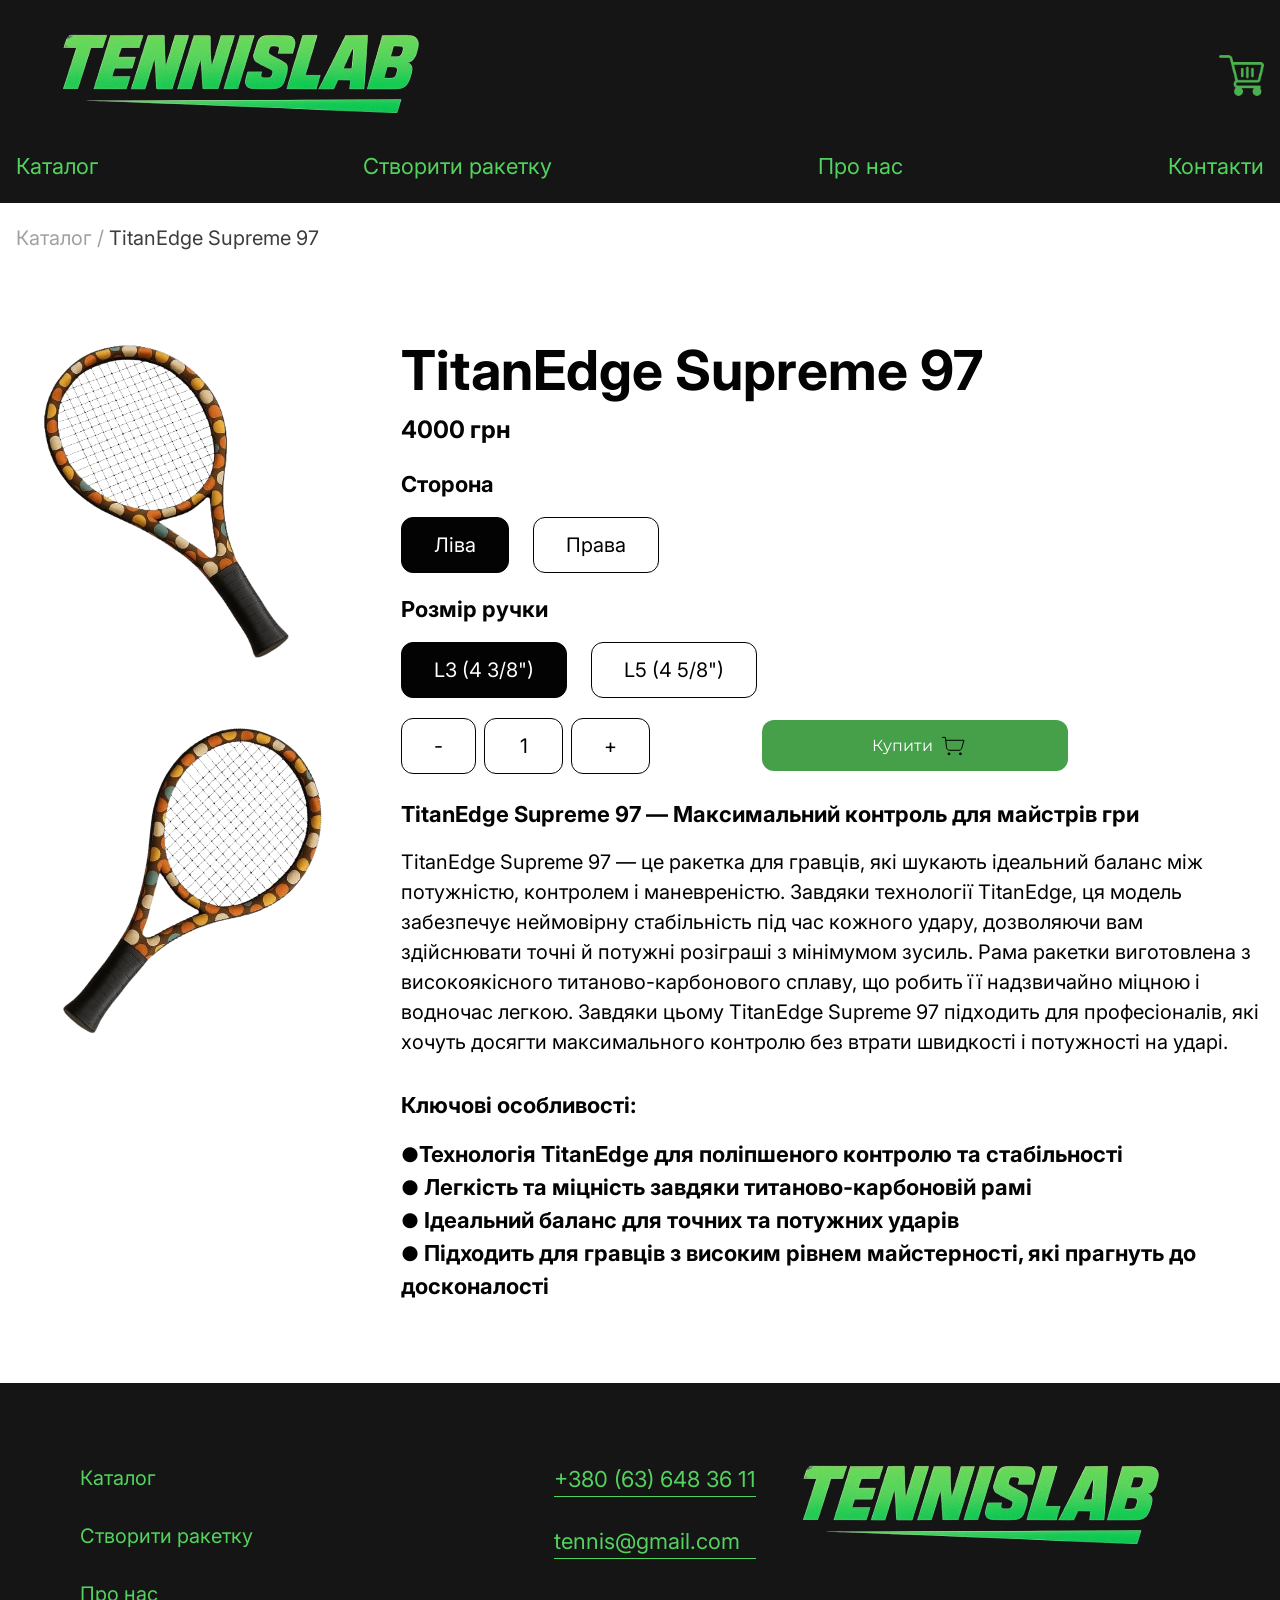
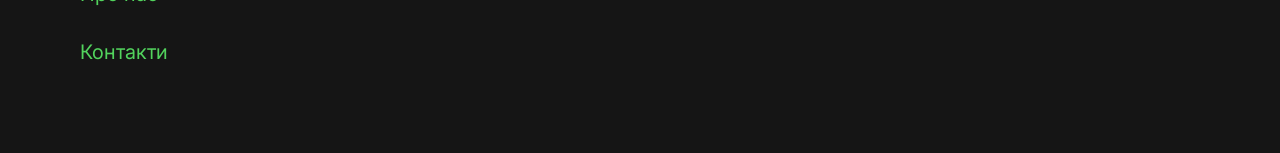
<file: tennis_3.html>
<!DOCTYPE html>
<html lang="en">
    <head>
        <meta charset="UTF-8" />
        <meta name="viewport" content="width=device-width, initial-scale=1.0" />
        <title>TennisLab</title>
        <link rel="stylesheet" href="style.css" />
        <link rel="stylesheet" href="tw.css" />
        <link rel="stylesheet" href="tablet.css" />
        <link rel="stylesheet" href="mobile.css" />
        <script src="item.js" defer></script>
        <script src="tennisBasket.js" defer></script>

    </head>
    <body>
        <header>
            <div class="container--my">
                <div class="header__logo">
                    <a href="index.html" class="header__logo--tennis">
                        <img src="img/logoTennis.png" alt="logo" />
                    </a>
                    <a href="basket.html"> <img src="img/ph_basket.png" width="45" alt="" /> </a>
                </div>
                <div>
                    <nav class="menu">
                        <ul>
                            <li><a href="categoryProduct.html">Каталог</a></li>
                            <li class="nav--2"><a href="customTennis.html">Створити ракетку</a></li>
                            <li class="nav--5"><a href="index.html#aboutUs">Про нас</a></li>
                            <li><a href="#contact">Контакти</a></li>
                        </ul>
                    </nav>
                </div>
            </div>
        </header>
        <div class="pageItem">
            <div class="container--my">
                <div class="container__pageItem"><a href="categoryProduct.html">Каталог /</a> <span>TitanEdge Supreme 97</span></div>
            </div>
        </div>
        <section class="section__item">
            <div class="container--my">
                <div class="flex pb-64 pt-14">
                    <div class="w-2/5 flex-column gap-y-12">
                        <img src="img/category_3.png" alt="" />
                        <div class="grid grid-cols-2 gap-y-12 mt-12 item__img"><img src="img/category_3.png" style="transform: rotate(71deg)" alt="" /></div>
                    </div>
                    <div class="tennis__img" style="display: flex; justify-content: center">
                        <img class="" src="img/category_3.png" />
                    </div>
                    
                    <div class="w-3/5 item__description">
                        <h2 class="title">TitanEdge Supreme 97</h2>
                        <span class="price">4000 грн</span>
                        <p class="mt-5">Сторона</p>
                        <div class="flex gap-6 item__flex mt-4">
                            <a id="flex_71" class="pt-3 pb-3 pr-8 pl-8 border rounded-xl item__btn item__span--active" href=""> Ліва </a>
                            <a id="flex_65" class="pt-3 pb-3 pr-8 pl-8 border rounded-xl" href=""> Права </a>
                        </div>
                        <p class="mt-5">Розмір ручки</p>
                        <div class="flex gap-6 item__flex mt-4">
                            <a id="curve_71" class="pt-3 pb-3 pr-8 pl-8 border rounded-xl item__btn item__span--active" href=""> L3 (4 3/8") </a>
                            <a id="curve_65" class="pt-3 pb-3 pr-8 pl-8 border rounded-xl" href=""> L5 (4 5/8") </a>
                        </div>
                        <p class="mt-5 mb-5"></p>
                        <div class="flex gap-28 content-center item__container__btn">
                            <div class="item__flex">
                                <a id="quantityMinus" class="pt-3 pb-3 pr-8 pl-8 border rounded-xl" href="">-</a>
                                <div>
                                    <a class="item__flex__counter" id="quantityCounter" href=""></a>
                                </div>

                                <a id="quantityPlus" class="pt-3 pb-3 pr-8 pl-8 border rounded-xl" href="">+</a>
                            </div>
                            <a class="item__container__btn__buy rad" href="##42324#"> Купити <img style="width: fit-content" src="img/system-uicons_cart.svg" alt="" /> </a>
                        </div>
                        <div class="flex flex-col gap-8 mt-6">
                            <div class="flex flex-col gap-4">
                                <h4 class="item--span">TitanEdge Supreme 97 — Максимальний контроль для майстрів гри</h4>
                                <p>
                                    TitanEdge Supreme 97 — це ракетка для гравців, які шукають ідеальний баланс між потужністю, контролем і маневреністю. Завдяки технології TitanEdge, ця модель забезпечує неймовірну стабільність під час кожного удару, дозволяючи вам здійснювати точні й потужні розіграші з мінімумом зусиль.

                                    Рама ракетки виготовлена з високоякісного титаново-карбонового сплаву, що робить її надзвичайно міцною і водночас легкою. Завдяки цьому TitanEdge Supreme 97 підходить для професіоналів, які хочуть досягти максимального контролю без втрати швидкості і потужності на ударі.
                                    
                                    
                                </p>
                            </div>
                            <div>
                                <h4 class="mb-4 item--span">Ключові особливості:</h4>
                                <p>●<span class="item--span">Технологія TitanEdge для поліпшеного контролю та стабільності</p>
                                <p>● <span class="item--span">Легкість та міцність завдяки титаново-карбоновій рамі</p>
                                <p>● <span class="item--span">Ідеальний баланс для точних та потужних ударів</p>
                                <p>● <span class="item--span">Підходить для гравців з високим рівнем майстерності, які прагнуть до досконалості</p>
                            </div>
                        </div>
                    </div>
                </div>
            </div>
        </section>

        <div class="form-container" id="form-container" style="display: none;">
            <div class="form-content">
                <div>
                    <button class="close-btn" id="close-btn">&times;</button>
    
                    </div>
                <form id="order-form">
                    <div>
                        <label for="name">Ім'я</label>
                        <input type="text" id="name" name="name" placeholder="Введіть імʼя" required>
                    </div>

                    <div>
                        <label for="surname">Прізвище</label>
                        <input type="text" id="surname" name="surname" placeholder="Введіть Прізвище"  required>
                    </div>

                    <div>
                        <label for="phone">Номер телефону</label>
                        <input type="text" id="phone" name="phone" placeholder="+38(0__)___-__-__" required>
                    </div>

                    <div id="form-message"></div>
                    <button type="submit">Надіслати</button>
                </form>
                <div id="form-message"></div>
            </div>
        </div>
        <footer id="contact">
            <div class="footer--padding">
                <div class="container--my">
                    <div class="footer__navigation flex--gap">
                        <li><a href="categoryProduct.html">Каталог</a></li>
                        <li class="nav--2"><a href="customTennis.html">Створити ракетку</a></li>
                        <li class="nav--5"><a href="index.html#aboutUs">Про нас</a></li>
                        <li><a href="#contact">Контакти</a></li>
                    </div>
                    <div class="footer__info">
                        <div>
                            <div class="flex--gap">
                                <a href="">+380 (63) 648 36 11</a>
                                <a href="">tennis@gmail.com</a>
                            </div>
                        </div>
                        <a href="index.html">
                            <img src="img/logoTennis.png" alt="" />
                        </a>
                    </div>
                </div>
            </div>
        </footer>
    </body>
</html>


<script>
    // Показати форму при кліку на кнопку "Купити"
    document.querySelector('.item__container__btn__buy').addEventListener('click', function() {
        document.getElementById('form-container').style.display = 'flex';
    });

    // Закрити форму
    document.getElementById('close-btn').addEventListener('click', function() {
        document.getElementById('form-container').style.display = 'none';
        document.getElementById('form-message').textContent = '';
    });

    // Валідація
    function validateName(name) {
        return /^[А-ЯІЇЄҐа-яіїєґ']{2,}$/.test(name);
    }
    function isUkrainianLetters(str) {
        return /^[А-ЯІЇЄҐа-яіїєґ']*$/.test(str);
    }
    function validatePhone(phone) {
        return /^\+?380\d{9}$/.test(phone);
    }
    function showFieldError(input, message) {
        let err = input.parentElement.querySelector('.field-error');
        if (!err) {
            err = document.createElement('div');
            err.className = 'field-error';
            input.parentElement.appendChild(err);
        }
        err.textContent = message;
        input.classList.add('error-input');
    }
    function clearFieldError(input) {
        let err = input.parentElement.querySelector('.field-error');
        if (err) err.remove();
        input.classList.remove('error-input');
    }

    const nameInput = document.getElementById('name');
    const surnameInput = document.getElementById('surname');
    const phoneInput = document.getElementById('phone');
    const formMessage = document.getElementById('form-message');

    nameInput.addEventListener('input', function() {
        if (this.value.length > 0 && this.value.length < 2) {
            showFieldError(this, "Мінімум 2 українські літери");
        } else if (this.value.length >= 2 && !isUkrainianLetters(this.value)) {
            showFieldError(this, "Тільки українські літери");
        } else if (this.value && !validateName(this.value)) {
            showFieldError(this, "Тільки українські літери");
        } else {
            clearFieldError(this);
        }
    });
    surnameInput.addEventListener('input', function() {
        if (this.value.length > 0 && this.value.length < 2) {
            showFieldError(this, "Мінімум 2 українські літери");
        } else if (this.value.length >= 2 && !isUkrainianLetters(this.value)) {
            showFieldError(this, "Тільки українські літери");
        } else if (this.value && !validateName(this.value)) {
            showFieldError(this, "Тільки українські літери");
        } else {
            clearFieldError(this);
        }
    });
    phoneInput.addEventListener('input', function() {
        if (this.value && !validatePhone(this.value)) showFieldError(this, "Формат: +380XXXXXXXXX");
        else clearFieldError(this);
    });

    document.getElementById('order-form').addEventListener('submit', function(event) {
    event.preventDefault();

    let errors = 0;
    formMessage.textContent = '';

    if (!nameInput.value) { showFieldError(nameInput, "Це поле обов'язкове"); errors++; }
    else if (nameInput.value.length < 2) { showFieldError(nameInput, "Мінімум 2 українські літери"); errors++; }
    else if (!isUkrainianLetters(nameInput.value)) { showFieldError(nameInput, "Тільки українські літери"); errors++; }
    else if (!validateName(nameInput.value)) { showFieldError(nameInput, "Тільки українські літери"); errors++; }
    else clearFieldError(nameInput);

    if (!surnameInput.value) { showFieldError(surnameInput, "Це поле обов'язкове"); errors++; }
    else if (surnameInput.value.length < 2) { showFieldError(surnameInput, "Мінімум 2 українські літери"); errors++; }
    else if (!isUkrainianLetters(surnameInput.value)) { showFieldError(surnameInput, "Тільки українські літери"); errors++; }
    else if (!validateName(surnameInput.value)) { showFieldError(surnameInput, "Тільки українські літери"); errors++; }
    else clearFieldError(surnameInput);

    if (!phoneInput.value) { showFieldError(phoneInput, "Це поле обов'язкове"); errors++; }
    else if (!validatePhone(phoneInput.value)) { showFieldError(phoneInput, "Формат: +380XXXXXXXXX"); errors++; }
    else clearFieldError(phoneInput);

    if (errors > 0) {
        formMessage.textContent = 'Виправте помилки у формі!';
        formMessage.className = 'error';
        return;
    }

    // Получаем название и цену товара со страницы
    const productTitle = document.querySelector('h2.title')?.textContent.trim() || 'Без назви';
    const priceText = document.querySelector('span.price')?.textContent.trim() || '0 грн';
    const productPrice = parseInt(priceText.replace(/[^\d]/g, ''), 10); // убираем "грн", оставляем число

    // Формируем заказ
    const order = {
        type: 'catalog',
        title: productTitle,
        price: productPrice,
        customerName: nameInput.value.trim(),
        customerSurname: surnameInput.value.trim(),
        customerPhone: phoneInput.value.trim(),
        date: new Date().toLocaleString('uk-UA')
    };

    // Отправляем заказ на сервер
    fetch('https://67ffe0dcb72e9cfaf7262e72.mockapi.io/basket', {
        method: 'POST',
        headers: {
            'Content-Type': 'application/json'
        },
        body: JSON.stringify(order)
    })
    .then(response => {
        if (!response.ok) {
            throw new Error('Помилка при відправленні замовлення');
        }
        return response.json();
    })
    .then(data => {
        formMessage.textContent = 'Дякуємо за замовлення!';
        formMessage.className = 'success';
        document.getElementById('order-form').reset();
        setTimeout(function() {
            document.getElementById('form-container').style.display = 'none';
            formMessage.textContent = '';
        }, 2000);
    })
    .catch(error => {
        console.error('Помилка:', error);
        formMessage.textContent = 'Не вдалося відправити замовлення. Спробуйте пізніше.';
        formMessage.className = 'error';
    });
});     
</script>
</file>
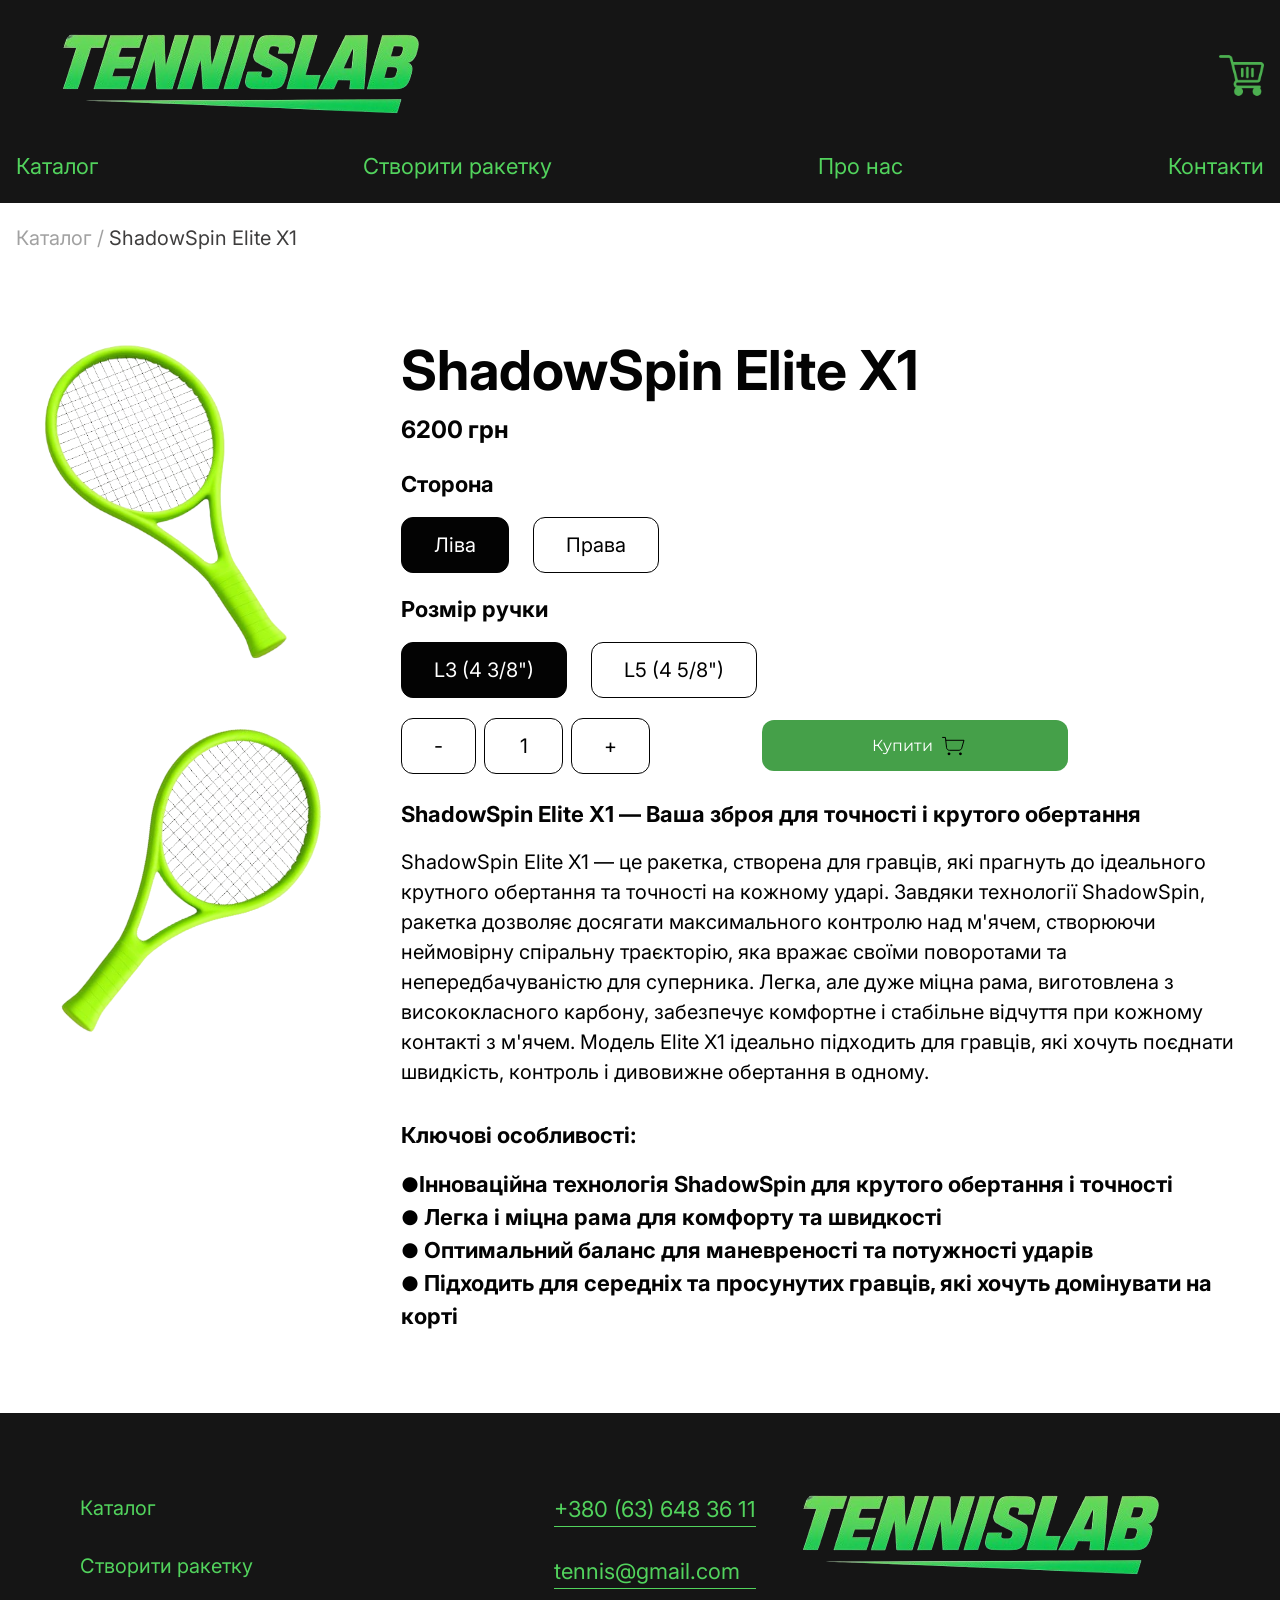
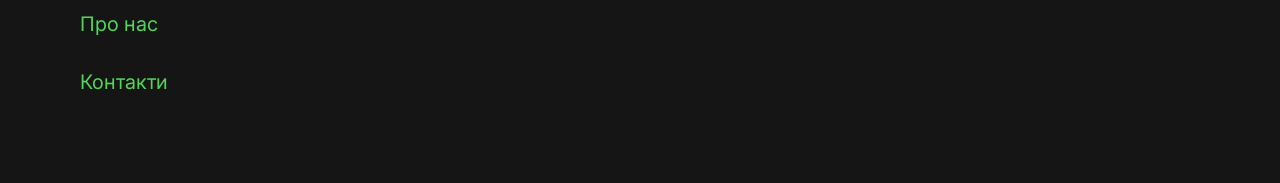
<file: tennis_4.html>
<!DOCTYPE html>
<html lang="en">
    <head>
        <meta charset="UTF-8" />
        <meta name="viewport" content="width=device-width, initial-scale=1.0" />
        <title>TennisLab</title>
        <link rel="stylesheet" href="style.css" />
        <link rel="stylesheet" href="tw.css" />
        <link rel="stylesheet" href="tablet.css" />
        <link rel="stylesheet" href="mobile.css" />
        <script src="item.js" defer></script>
        <script src="tennisBasket.js" defer></script>

    </head>
    <body>
        <header>
            <div class="container--my">
                <div class="header__logo">
                    <a href="index.html" class="header__logo--tennis">
                        <img src="img/logoTennis.png" alt="logo" />
                    </a>
                    <a href="basket.html"> <img src="img/ph_basket.png" width="45" alt="" /> </a>
                </div>
                <div>
                    <nav class="menu">
                        <ul>
                            <li><a href="categoryProduct.html">Каталог</a></li>
                            <li class="nav--2"><a href="customTennis.html">Створити ракетку</a></li>
                            <li class="nav--5"><a href="index.html#aboutUs">Про нас</a></li>
                            <li><a href="#contact">Контакти</a></li>
                        </ul>
                    </nav>
                </div>
            </div>
        </header>
        <div class="pageItem">
            <div class="container--my">
                <div class="container__pageItem"><a href="categoryProduct.html">Каталог /</a> <span>ShadowSpin Elite X1</span></div>
            </div>
        </div>
        <section class="section__item">
            <div class="container--my">
                <div class="flex pb-64 pt-14">
                    <div class="w-2/5 flex-column gap-y-12">
                        <img src="img/category_4.png" alt="" />
                        <div class="grid grid-cols-2 gap-y-12 mt-12 item__img"><img src="img/category_4.png" style="transform: rotate(71deg)" alt="" /></div>
                    </div>
                    <div class="tennis__img" style="display: flex; justify-content: center">
                        <img class="" src="img/category_4.png" />
                    </div>
                    
                    <div class="w-3/5 item__description">
                        <h2 class="title">ShadowSpin Elite X1</h2>
                        <span class="price">6200 грн</span>
                        <p class="mt-5">Сторона</p>
                        <div class="flex gap-6 item__flex mt-4">
                            <a id="flex_71" class="pt-3 pb-3 pr-8 pl-8 border rounded-xl item__btn item__span--active" href=""> Ліва </a>
                            <a id="flex_65" class="pt-3 pb-3 pr-8 pl-8 border rounded-xl" href=""> Права </a>
                        </div>
                        <p class="mt-5">Розмір ручки</p>
                        <div class="flex gap-6 item__flex mt-4">
                            <a id="curve_71" class="pt-3 pb-3 pr-8 pl-8 border rounded-xl item__btn item__span--active" href=""> L3 (4 3/8") </a>
                            <a id="curve_65" class="pt-3 pb-3 pr-8 pl-8 border rounded-xl" href=""> L5 (4 5/8") </a>
                        </div>
                        <p class="mt-5 mb-5"></p>
                        <div class="flex gap-28 content-center item__container__btn">
                            <div class="item__flex">
                                <a id="quantityMinus" class="pt-3 pb-3 pr-8 pl-8 border rounded-xl" href="">-</a>
                                <div>
                                    <a class="item__flex__counter" id="quantityCounter" href=""></a>
                                </div>

                                <a id="quantityPlus" class="pt-3 pb-3 pr-8 pl-8 border rounded-xl" href="">+</a>
                            </div>
                            <a class="item__container__btn__buy rad" href="##42324#"> Купити <img style="width: fit-content" src="img/system-uicons_cart.svg" alt="" /> </a>
                        </div>
                        <div class="flex flex-col gap-8 mt-6">
                            <div class="flex flex-col gap-4">
                                <h4 class="item--span">ShadowSpin Elite X1 — Ваша зброя для точності і крутого обертання</h4>
                                <p>
                                    ShadowSpin Elite X1 — це ракетка, створена для гравців, які прагнуть до ідеального крутного обертання та точності на кожному ударі. Завдяки технології ShadowSpin, ракетка дозволяє досягати максимального контролю над м'ячем, створюючи неймовірну спіральну траєкторію, яка вражає своїми поворотами та непередбачуваністю для суперника.

                                    Легка, але дуже міцна рама, виготовлена з висококласного карбону, забезпечує комфортне і стабільне відчуття при кожному контакті з м'ячем. Модель Elite X1 ідеально підходить для гравців, які хочуть поєднати швидкість, контроль і дивовижне обертання в одному.
                                    
                                    
                                    
                                    
                                </p>
                            </div>
                            <div>
                                <h4 class="mb-4 item--span">Ключові особливості:</h4>
                                <p>●<span class="item--span">Інноваційна технологія ShadowSpin для крутого обертання і точності</p>
                                <p>● <span class="item--span">Легка і міцна рама для комфорту та швидкості</p>
                                <p>● <span class="item--span">Оптимальний баланс для маневреності та потужності ударів</p>
                                <p>● <span class="item--span">Підходить для середніх та просунутих гравців, які хочуть домінувати на корті</p>
                            </div>
                        </div>
                    </div>
                </div>
            </div>
        </section>

        <div class="form-container" id="form-container" style="display: none;">
            <div class="form-content">
                <div>
                    <button class="close-btn" id="close-btn">&times;</button>
    
                    </div>
                <form id="order-form">
                    <div>
                        <label for="name">Ім'я</label>
                        <input type="text" id="name" name="name" placeholder="Введіть імʼя" required>
                    </div>

                    <div>
                        <label for="surname">Прізвище</label>
                        <input type="text" id="surname" name="surname" placeholder="Введіть Прізвище"  required>
                    </div>

                    <div>
                        <label for="phone">Номер телефону</label>
                        <input type="text" id="phone" name="phone" placeholder="+38(0__)___-__-__" required>
                    </div>

                    <div id="form-message"></div>
                    <button type="submit">Надіслати</button>
                </form>
                <div id="form-message"></div>
            </div>
        </div>
        <footer id="contact">
            <div class="footer--padding">
                <div class="container--my">
                    <div class="footer__navigation flex--gap">
                        <li><a href="categoryProduct.html">Каталог</a></li>
                        <li class="nav--2"><a href="customTennis.html">Створити ракетку</a></li>
                        <li class="nav--5"><a href="index.html#aboutUs">Про нас</a></li>
                        <li><a href="#contact">Контакти</a></li>
                    </div>
                    <div class="footer__info">
                        <div>
                            <div class="flex--gap">
                                <a href="">+380 (63) 648 36 11</a>
                                <a href="">tennis@gmail.com</a>
                            </div>
                        </div>
                        <a href="index.html">
                            <img src="img/logoTennis.png" alt="" />
                        </a>
                    </div>
                </div>
            </div>
        </footer>
    </body>
</html>


<script>
    // Показати форму при кліку на кнопку "Купити"
    document.querySelector('.item__container__btn__buy').addEventListener('click', function() {
        document.getElementById('form-container').style.display = 'flex';
    });

    // Закрити форму
    document.getElementById('close-btn').addEventListener('click', function() {
        document.getElementById('form-container').style.display = 'none';
        document.getElementById('form-message').textContent = '';
    });

    // Валідація
    function validateName(name) {
        return /^[А-ЯІЇЄҐа-яіїєґ']{2,}$/.test(name);
    }
    function isUkrainianLetters(str) {
        return /^[А-ЯІЇЄҐа-яіїєґ']*$/.test(str);
    }
    function validatePhone(phone) {
        return /^\+?380\d{9}$/.test(phone);
    }
    function showFieldError(input, message) {
        let err = input.parentElement.querySelector('.field-error');
        if (!err) {
            err = document.createElement('div');
            err.className = 'field-error';
            input.parentElement.appendChild(err);
        }
        err.textContent = message;
        input.classList.add('error-input');
    }
    function clearFieldError(input) {
        let err = input.parentElement.querySelector('.field-error');
        if (err) err.remove();
        input.classList.remove('error-input');
    }

    const nameInput = document.getElementById('name');
    const surnameInput = document.getElementById('surname');
    const phoneInput = document.getElementById('phone');
    const formMessage = document.getElementById('form-message');

    nameInput.addEventListener('input', function() {
        if (this.value.length > 0 && this.value.length < 2) {
            showFieldError(this, "Мінімум 2 українські літери");
        } else if (this.value.length >= 2 && !isUkrainianLetters(this.value)) {
            showFieldError(this, "Тільки українські літери");
        } else if (this.value && !validateName(this.value)) {
            showFieldError(this, "Тільки українські літери");
        } else {
            clearFieldError(this);
        }
    });
    surnameInput.addEventListener('input', function() {
        if (this.value.length > 0 && this.value.length < 2) {
            showFieldError(this, "Мінімум 2 українські літери");
        } else if (this.value.length >= 2 && !isUkrainianLetters(this.value)) {
            showFieldError(this, "Тільки українські літери");
        } else if (this.value && !validateName(this.value)) {
            showFieldError(this, "Тільки українські літери");
        } else {
            clearFieldError(this);
        }
    });
    phoneInput.addEventListener('input', function() {
        if (this.value && !validatePhone(this.value)) showFieldError(this, "Формат: +380XXXXXXXXX");
        else clearFieldError(this);
    });

    document.getElementById('order-form').addEventListener('submit', function(event) {
    event.preventDefault();

    let errors = 0;
    formMessage.textContent = '';

    if (!nameInput.value) { showFieldError(nameInput, "Це поле обов'язкове"); errors++; }
    else if (nameInput.value.length < 2) { showFieldError(nameInput, "Мінімум 2 українські літери"); errors++; }
    else if (!isUkrainianLetters(nameInput.value)) { showFieldError(nameInput, "Тільки українські літери"); errors++; }
    else if (!validateName(nameInput.value)) { showFieldError(nameInput, "Тільки українські літери"); errors++; }
    else clearFieldError(nameInput);

    if (!surnameInput.value) { showFieldError(surnameInput, "Це поле обов'язкове"); errors++; }
    else if (surnameInput.value.length < 2) { showFieldError(surnameInput, "Мінімум 2 українські літери"); errors++; }
    else if (!isUkrainianLetters(surnameInput.value)) { showFieldError(surnameInput, "Тільки українські літери"); errors++; }
    else if (!validateName(surnameInput.value)) { showFieldError(surnameInput, "Тільки українські літери"); errors++; }
    else clearFieldError(surnameInput);

    if (!phoneInput.value) { showFieldError(phoneInput, "Це поле обов'язкове"); errors++; }
    else if (!validatePhone(phoneInput.value)) { showFieldError(phoneInput, "Формат: +380XXXXXXXXX"); errors++; }
    else clearFieldError(phoneInput);

    if (errors > 0) {
        formMessage.textContent = 'Виправте помилки у формі!';
        formMessage.className = 'error';
        return;
    }

    // Получаем название и цену товара со страницы
    const productTitle = document.querySelector('h2.title')?.textContent.trim() || 'Без назви';
    const priceText = document.querySelector('span.price')?.textContent.trim() || '0 грн';
    const productPrice = parseInt(priceText.replace(/[^\d]/g, ''), 10); // убираем "грн", оставляем число

    // Формируем заказ
    const order = {
        type: 'catalog',
        title: productTitle,
        price: productPrice,
        customerName: nameInput.value.trim(),
        customerSurname: surnameInput.value.trim(),
        customerPhone: phoneInput.value.trim(),
        date: new Date().toLocaleString('uk-UA')
    };

    // Отправляем заказ на сервер
    fetch('https://67ffe0dcb72e9cfaf7262e72.mockapi.io/basket', {
        method: 'POST',
        headers: {
            'Content-Type': 'application/json'
        },
        body: JSON.stringify(order)
    })
    .then(response => {
        if (!response.ok) {
            throw new Error('Помилка при відправленні замовлення');
        }
        return response.json();
    })
    .then(data => {
        formMessage.textContent = 'Дякуємо за замовлення!';
        formMessage.className = 'success';
        document.getElementById('order-form').reset();
        setTimeout(function() {
            document.getElementById('form-container').style.display = 'none';
            formMessage.textContent = '';
        }, 2000);
    })
    .catch(error => {
        console.error('Помилка:', error);
        formMessage.textContent = 'Не вдалося відправити замовлення. Спробуйте пізніше.';
        formMessage.className = 'error';
    });
});     
</script>
</file>
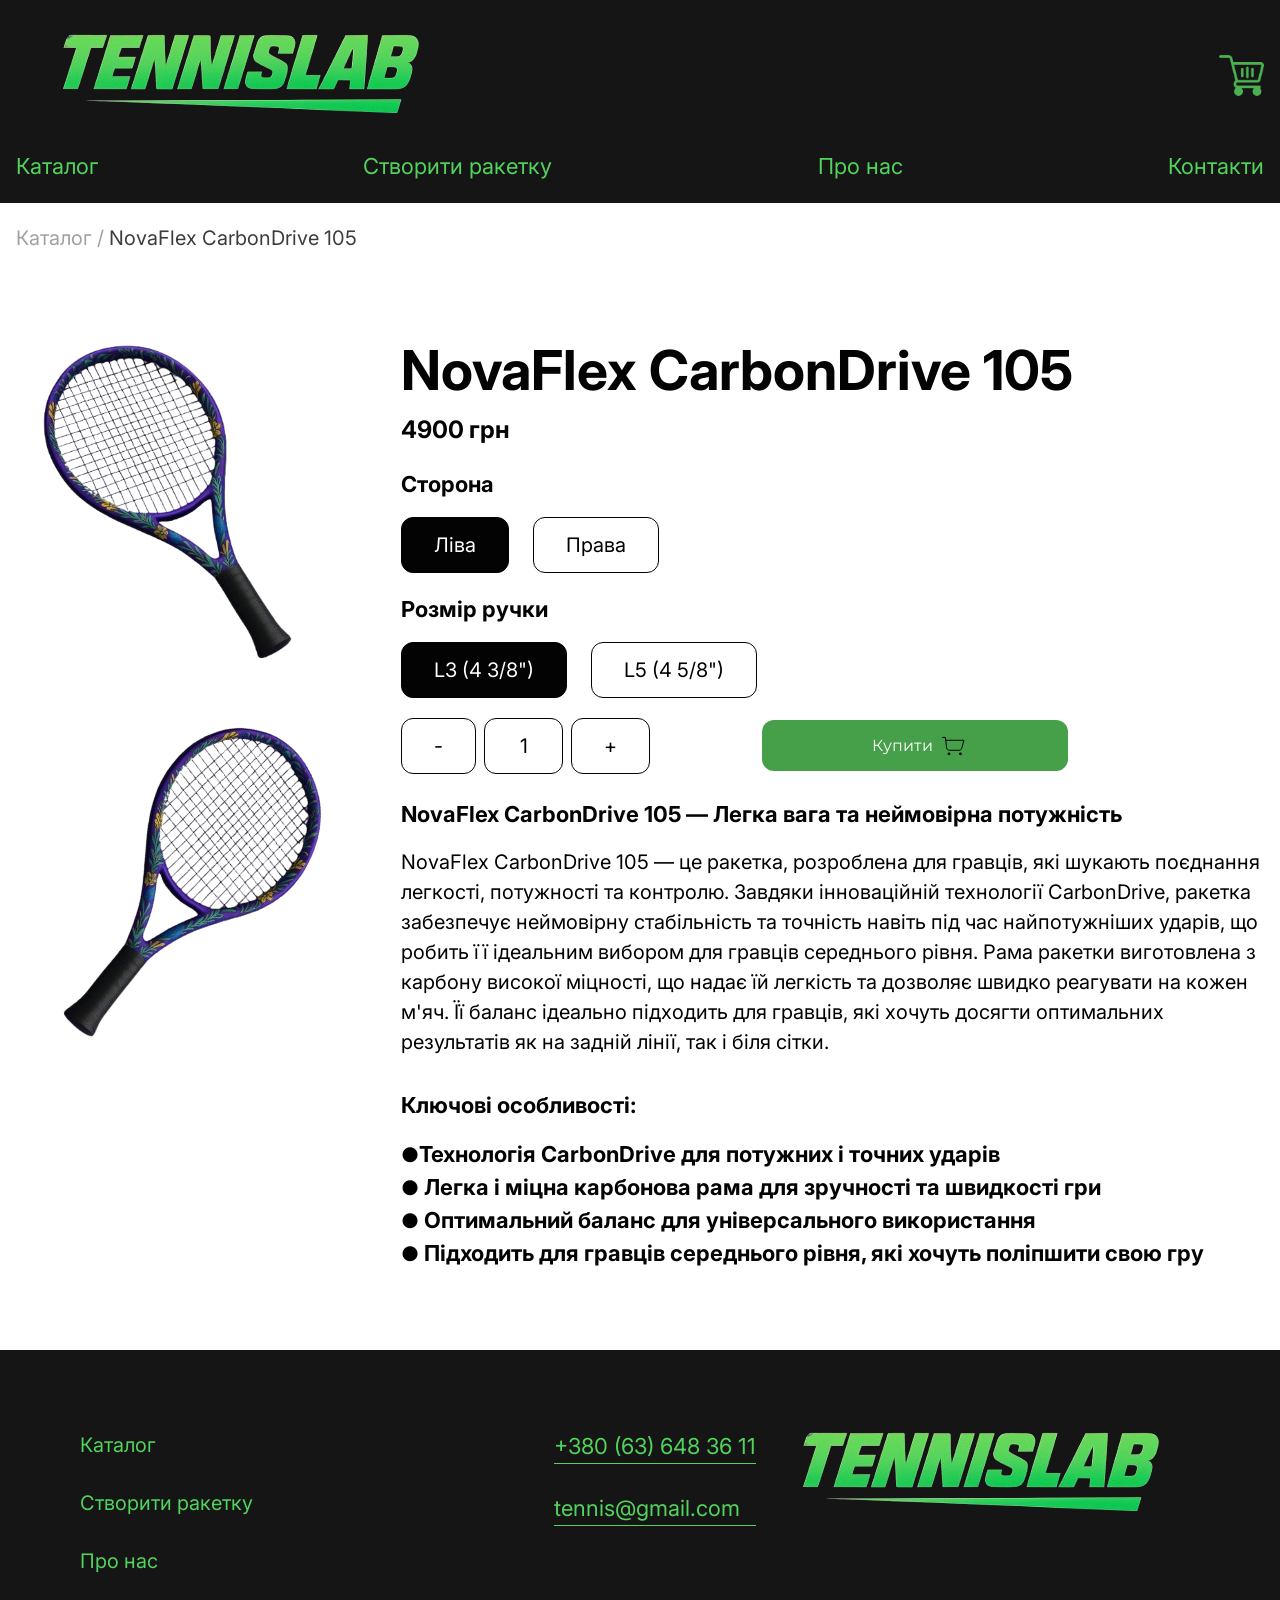
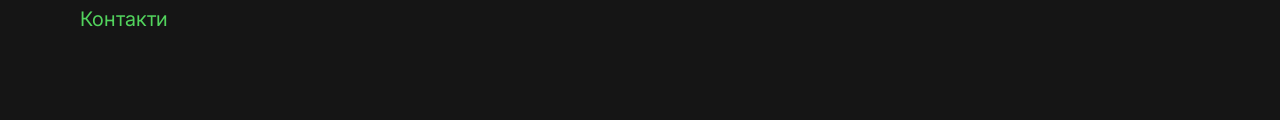
<file: tennis_5.html>
<!DOCTYPE html>
<html lang="en">
    <head>
        <meta charset="UTF-8" />
        <meta name="viewport" content="width=device-width, initial-scale=1.0" />
        <title>TennisLab</title>
        <link rel="stylesheet" href="style.css" />
        <link rel="stylesheet" href="tw.css" />
        <link rel="stylesheet" href="tablet.css" />
        <link rel="stylesheet" href="mobile.css" />
        <script src="item.js" defer></script>
        <script src="tennisBasket.js" defer></script>

    </head>
    <body>
        <header>
            <div class="container--my">
                <div class="header__logo">
                    <a href="index.html" class="header__logo--tennis">
                        <img src="img/logoTennis.png" alt="logo" />
                    </a>
                    <a href="basket.html"> <img src="img/ph_basket.png" width="45" alt="" /> </a>
                </div>
                <div>
                    <nav class="menu">
                        <ul>
                            <li><a href="categoryProduct.html">Каталог</a></li>
                            <li class="nav--2"><a href="customTennis.html">Створити ракетку</a></li>
                            <li class="nav--5"><a href="index.html#aboutUs">Про нас</a></li>
                            <li><a href="#contact">Контакти</a></li>
                        </ul>
                    </nav>
                </div>
            </div>
        </header>
        <div class="pageItem">
            <div class="container--my">
                <div class="container__pageItem"><a href="categoryProduct.html">Каталог /</a> <span>NovaFlex CarbonDrive 105</span></div>
            </div>
        </div>
        <section class="section__item">
            <div class="container--my">
                <div class="flex pb-64 pt-14">
                    <div class="w-2/5 flex-column gap-y-12">
                        <img src="img/category_5.png" alt="" />
                        <div class="grid grid-cols-2 gap-y-12 mt-12 item__img"><img src="img/category_5.png" style="transform: rotate(71deg)" alt="" /></div>
                    </div>
                    <div class="tennis__img" style="display: flex; justify-content: center">
                        <img class="" src="img/category_5.png" />
                    </div>
                    
                    <div class="w-3/5 item__description">
                        <h2 class="title">NovaFlex CarbonDrive 105</h2>
                        <span class="price">4900 грн</span>
                        <p class="mt-5">Сторона</p>
                        <div class="flex gap-6 item__flex mt-4">
                            <a id="flex_71" class="pt-3 pb-3 pr-8 pl-8 border rounded-xl item__btn item__span--active" href=""> Ліва </a>
                            <a id="flex_65" class="pt-3 pb-3 pr-8 pl-8 border rounded-xl" href=""> Права </a>
                        </div>
                        <p class="mt-5">Розмір ручки</p>
                        <div class="flex gap-6 item__flex mt-4">
                            <a id="curve_71" class="pt-3 pb-3 pr-8 pl-8 border rounded-xl item__btn item__span--active" href=""> L3 (4 3/8") </a>
                            <a id="curve_65" class="pt-3 pb-3 pr-8 pl-8 border rounded-xl" href=""> L5 (4 5/8") </a>
                        </div>
                        <p class="mt-5 mb-5"></p>
                        <div class="flex gap-28 content-center item__container__btn">
                            <div class="item__flex">
                                <a id="quantityMinus" class="pt-3 pb-3 pr-8 pl-8 border rounded-xl" href="">-</a>
                                <div>
                                    <a class="item__flex__counter" id="quantityCounter" href=""></a>
                                </div>

                                <a id="quantityPlus" class="pt-3 pb-3 pr-8 pl-8 border rounded-xl" href="">+</a>
                            </div>
                            <a class="item__container__btn__buy rad" href="##42324#"> Купити <img style="width: fit-content" src="img/system-uicons_cart.svg" alt="" /> </a>
                        </div>
                        <div class="flex flex-col gap-8 mt-6">
                            <div class="flex flex-col gap-4">
                                <h4 class="item--span">NovaFlex CarbonDrive 105 — Легка вага та неймовірна потужність</h4>
                                <p>
                                    NovaFlex CarbonDrive 105 — це ракетка, розроблена для гравців, які шукають поєднання легкості, потужності та контролю. Завдяки інноваційній технології CarbonDrive, ракетка забезпечує неймовірну стабільність та точність навіть під час найпотужніших ударів, що робить її ідеальним вибором для гравців середнього рівня.

Рама ракетки виготовлена з карбону високої міцності, що надає їй легкість та дозволяє швидко реагувати на кожен м'яч. Її баланс ідеально підходить для гравців, які хочуть досягти оптимальних результатів як на задній лінії, так і біля сітки.
                                    
                                    
                                    
                                    
                                </p>
                            </div>
                            <div>
                                <h4 class="mb-4 item--span">Ключові особливості:</h4>
                                <p>●<span class="item--span">Технологія CarbonDrive для потужних і точних ударів</p>
                                <p>● <span class="item--span">Легка і міцна карбонова рама для зручності та швидкості гри</p>
                                <p>● <span class="item--span">Оптимальний баланс для універсального використання</p>
                                <p>● <span class="item--span">Підходить для гравців середнього рівня, які хочуть поліпшити свою гру</p>
                            </div>
                        </div>
                    </div>
                </div>
            </div>
        </section>


        <div class="form-container" id="form-container" style="display: none;">
            <div class="form-content">
                <div>
                    <button class="close-btn" id="close-btn">&times;</button>
    
                    </div>
                <form id="order-form">
                    <label for="name">Ім'я</label>
                    <input type="text" id="name" name="name" required>
        
                    <label for="surname">Прізвище</label>
                    <input type="text" id="surname" name="surname" required>
        
                    <label for="phone">Номер телефону</label>
                    <input type="tel" id="phone" name="phone" required>
        
                    <button type="submit">Надіслати</button>
                </form>
                <div id="form-message"></div>
            </div>
        </div>
        <footer id="contact">
            <div class="footer--padding">
                <div class="container--my">
                    <div class="footer__navigation flex--gap">
                        <li><a href="categoryProduct.html">Каталог</a></li>
                        <li class="nav--2"><a href="customTennis.html">Створити ракетку</a></li>
                        <li class="nav--5"><a href="index.html#aboutUs">Про нас</a></li>
                        <li><a href="#contact">Контакти</a></li>
                    </div>
                    <div class="footer__info">
                        <div>
                            <div class="flex--gap">
                                <a href="">+380 (63) 648 36 11</a>
                                <a href="">tennis@gmail.com</a>
                            </div>
                        </div>
                        <a href="index.html">
                            <img src="img/logoTennis.png" alt="" />
                        </a>
                    </div>
                </div>
            </div>
        </footer>
    </body>
</html>


<script>
    // Показати форму при кліку на кнопку "Купити"
    document.querySelector('.item__container__btn__buy').addEventListener('click', function() {
        document.getElementById('form-container').style.display = 'flex';
    });

    // Закрити форму
    document.getElementById('close-btn').addEventListener('click', function() {
        document.getElementById('form-container').style.display = 'none';
        document.getElementById('form-message').textContent = '';
    });

    // Валідація
    function validateName(name) {
        return /^[А-ЯІЇЄҐа-яіїєґ']{2,}$/.test(name);
    }
    function isUkrainianLetters(str) {
        return /^[А-ЯІЇЄҐа-яіїєґ']*$/.test(str);
    }
    function validatePhone(phone) {
        return /^\+?380\d{9}$/.test(phone);
    }
    function showFieldError(input, message) {
        let err = input.parentElement.querySelector('.field-error');
        if (!err) {
            err = document.createElement('div');
            err.className = 'field-error';
            input.parentElement.appendChild(err);
        }
        err.textContent = message;
        input.classList.add('error-input');
    }
    function clearFieldError(input) {
        let err = input.parentElement.querySelector('.field-error');
        if (err) err.remove();
        input.classList.remove('error-input');
    }

    const nameInput = document.getElementById('name');
    const surnameInput = document.getElementById('surname');
    const phoneInput = document.getElementById('phone');
    const formMessage = document.getElementById('form-message');

    nameInput.addEventListener('input', function() {
        if (this.value.length > 0 && this.value.length < 2) {
            showFieldError(this, "Мінімум 2 українські літери");
        } else if (this.value.length >= 2 && !isUkrainianLetters(this.value)) {
            showFieldError(this, "Тільки українські літери");
        } else if (this.value && !validateName(this.value)) {
            showFieldError(this, "Тільки українські літери");
        } else {
            clearFieldError(this);
        }
    });
    surnameInput.addEventListener('input', function() {
        if (this.value.length > 0 && this.value.length < 2) {
            showFieldError(this, "Мінімум 2 українські літери");
        } else if (this.value.length >= 2 && !isUkrainianLetters(this.value)) {
            showFieldError(this, "Тільки українські літери");
        } else if (this.value && !validateName(this.value)) {
            showFieldError(this, "Тільки українські літери");
        } else {
            clearFieldError(this);
        }
    });
    phoneInput.addEventListener('input', function() {
        if (this.value && !validatePhone(this.value)) showFieldError(this, "Формат: +380XXXXXXXXX");
        else clearFieldError(this);
    });

    document.getElementById('order-form').addEventListener('submit', function(event) {
    event.preventDefault();

    let errors = 0;
    formMessage.textContent = '';

    if (!nameInput.value) { showFieldError(nameInput, "Це поле обов'язкове"); errors++; }
    else if (nameInput.value.length < 2) { showFieldError(nameInput, "Мінімум 2 українські літери"); errors++; }
    else if (!isUkrainianLetters(nameInput.value)) { showFieldError(nameInput, "Тільки українські літери"); errors++; }
    else if (!validateName(nameInput.value)) { showFieldError(nameInput, "Тільки українські літери"); errors++; }
    else clearFieldError(nameInput);

    if (!surnameInput.value) { showFieldError(surnameInput, "Це поле обов'язкове"); errors++; }
    else if (surnameInput.value.length < 2) { showFieldError(surnameInput, "Мінімум 2 українські літери"); errors++; }
    else if (!isUkrainianLetters(surnameInput.value)) { showFieldError(surnameInput, "Тільки українські літери"); errors++; }
    else if (!validateName(surnameInput.value)) { showFieldError(surnameInput, "Тільки українські літери"); errors++; }
    else clearFieldError(surnameInput);

    if (!phoneInput.value) { showFieldError(phoneInput, "Це поле обов'язкове"); errors++; }
    else if (!validatePhone(phoneInput.value)) { showFieldError(phoneInput, "Формат: +380XXXXXXXXX"); errors++; }
    else clearFieldError(phoneInput);

    if (errors > 0) {
        formMessage.textContent = 'Виправте помилки у формі!';
        formMessage.className = 'error';
        return;
    }

    // Получаем название и цену товара со страницы
    const productTitle = document.querySelector('h2.title')?.textContent.trim() || 'Без назви';
    const priceText = document.querySelector('span.price')?.textContent.trim() || '0 грн';
    const productPrice = parseInt(priceText.replace(/[^\d]/g, ''), 10); // убираем "грн", оставляем число

    // Формируем заказ
    const order = {
        type: 'catalog',
        title: productTitle,
        price: productPrice,
        customerName: nameInput.value.trim(),
        customerSurname: surnameInput.value.trim(),
        customerPhone: phoneInput.value.trim(),
        date: new Date().toLocaleString('uk-UA')
    };

    // Отправляем заказ на сервер
    fetch('https://67ffe0dcb72e9cfaf7262e72.mockapi.io/basket', {
        method: 'POST',
        headers: {
            'Content-Type': 'application/json'
        },
        body: JSON.stringify(order)
    })
    .then(response => {
        if (!response.ok) {
            throw new Error('Помилка при відправленні замовлення');
        }
        return response.json();
    })
    .then(data => {
        formMessage.textContent = 'Дякуємо за замовлення!';
        formMessage.className = 'success';
        document.getElementById('order-form').reset();
        setTimeout(function() {
            document.getElementById('form-container').style.display = 'none';
            formMessage.textContent = '';
        }, 2000);
    })
    .catch(error => {
        console.error('Помилка:', error);
        formMessage.textContent = 'Не вдалося відправити замовлення. Спробуйте пізніше.';
        formMessage.className = 'error';
    });
});     
</script>
</file>
<file: style.css>
* {
    box-sizing: border-box;
    margin: 0;
    padding: 0;
}
html {
    scroll-behavior: smooth;
}

@font-face {
    font-family: 'Inter';
    src: url('fonts/Inter-VariableFont_opsz,wght.ttf');
}

@font-face {
    font-family: 'Montserrat';
    src: url('fonts/Montserrat-VariableFont_wght.ttf');
}

body {
    font-family: 'Inter';
    font-size: 20px;
    font-weight: 400;
}

.container--my {
    max-width: 1280px;
    margin: 0 auto;
}

header {
    background-color: #151515;
    padding-bottom: 20px;
    font-family: 'Inter';
}

.header__logo {
    display: flex;
    justify-content: space-between;
    align-items: center;
    padding-top: 2rem;
    padding-bottom: 2rem;
}

.burger {
    display: none;
}

li {
    list-style-type: none;
}

a {
    text-decoration: none;
}

.header__logo--tennis {
    max-width: 550px;
    width: 100%;
}

.menu > ul {
    display: flex;
    gap: 82px;
    justify-content: center;
    justify-content: space-between;
    margin-inline: 1rem;
}

.menu > ul > li > a {
    color: #52d35d;
    font-size: 1.1em;
}

.section__shop {
    display: flex;
}

.left__ringette {
    background: linear-gradient(45deg, #6ee58d 0%, #38c678 50%, #196b4a 100%);

    flex-grow: 1;
    display: flex;
    flex-direction: column;
    align-items: center;
    padding-top: 30px;
}

.right__hockey {
    display: flex;
    flex-direction: column;
    align-items: center;
    background: linear-gradient(45deg, #52d35d 0%, #3bb87b 50%, #1e4830 100%);
    flex-grow: 1;
    justify-content: flex-end;
    padding-bottom: 15px;
}

.tennis__img {
    display: none !important;
}

.right__hockey > div {
    text-align: center;
}

.section__shop--text {
    font-weight: 700;
    color: #ffffff;
    font-size: 60px;
    margin-bottom: 60px;
}

.btn__shop {
    padding: 20px 149px;
    color: #0d0d0d;
    width: fit-content;
}

.rad {
    border-radius: 12px;
}

.product--img {
    width: fit-content;
}

.btn__left--color {
    background-color: #030303;
    margin-bottom: 120px;
    transition: background-color 0.3s ease;
    color: white;
}

.btn__right--color {
    background-color: #52d35db2;
    transition: background-color 0.3s ease;
}
.section__shop > div > a > img {
    width: 100%;
    max-width: 543px;
}

.section_about {
    background-color: black;
    padding: 120px 81px;
    color: #ffffff;
}
.section_about > div {
    display: flex;
    justify-content: space-between;
}

.section_about > div > h3 {
    width: fit-content;
    font-size: 60px;
    font-weight: 700;
}

.section_about > div > p {
    max-width: 600px;
    width: 100%;
    font-size: 1.25em;
    font-weight: 400;
}

.section__img {
    padding: 120px 80px;
}

.grid-container {
    display: grid;
    grid-template-columns: repeat(4, 1fr);
    grid-template-rows: repeat(3, auto);
    gap: 20px;
    justify-items: center;
    align-items: start;
    padding: 20px;
    height: 800px;
    grid-template-areas:
        'text . . .'
        '. img2 . img4'
        'img1 img2 img3 .';
}

.grid-item {
    color: black;
}

.item1 {
    color: black;
    grid-area: text;
}

.item2 {
    background-color: black;
    height: 100%;
    width: 200px;
    grid-area: img1;
}

.item3 {
    background-color: black;
    height: 100%;
    grid-area: img2;
    width: 200px;
}

.item4 {
    background-color: black;
    height: 100%;
    grid-area: img3;
    width: 200px;
}

.item5 {
    height: 100%;
    background-color: black;
    grid-area: img4;
    width: 200px;
}

.flex--gap {
    display: flex;
    gap: 28px;
}

.footer__navigation {
    margin-bottom: 60px;
    color: #52d35d;
}

.footer__navigation > a {
    color: #ff22ce;
    font-size: 1.1em;
    font-weight: 400;
}

.footer--padding {
    padding: 80px 80px 26px 80px;
    background-color: #151515;
}

.footer--img {
    width: 100%;
    max-width: 600px;
}

.footer__info {
    display: flex;
    justify-content: space-between;
}

.footer__info > div {
    display: flex;
    flex-direction: column;
    gap: 60px;
}

.footer__info > div > div > a {
    color: #52d35d;
    font-size: 1.1em;
    font-weight: 400;
    border-bottom: 1px solid #52d35d;
}

.update > a {
    display: flex;
    justify-content: center;
    padding-bottom: 20px;
    padding-top: 75px;
    color: #ffffff;
    align-items: center;
}

.page {
    color: #ffffff66;
}

.container__page {
    display: flex;
    gap: 5px;
    color: #ffffff66;
    margin-left: 1rem;
}

.container__page > a {
    color: #ffffff66;
}
.container__page > span {
    color: #ffffff;
}

.page {
    background-color: #151515;
    padding-top: 20px;
    padding-bottom: 20px;
}
.pageItem {
    background-color: white;
    padding-top: 20px;
    padding-bottom: 20px;
    margin-left: 1rem;
    color: #3e3d3d;
}

.container__pageItem > a:first-child {
    color: #15151566;
}
.container__pageItem > span {
    color: #3e3d3d;
}
.section__custom {
    padding: 60px 80px 120px 80px;
    background-color: #151515;
}

.section__custom--fon {
    display: flex;
    justify-content: space-evenly;
    height: 350px;
}

.section__custom--fon > div > img {
    width: 100%;
    max-width: 340px;
}

.section__custom--fon > div:last-child > img {
    top: 93%;
    position: relative;
    z-index: 0;
    left: 51%;
}
.section__custom--fon > div:first-child > img {
    top: -12%;
    position: relative;
    z-index: 0;
    right: 12%;
}

.section__custom--right {
    background-color: #6681c9;
    position: absolute;
    z-index: 1;
    color: #ffffff;
    display: flex;
    justify-content: center;
    align-items: center;
    max-height: 313px;
    height: 100%;
    max-width: 519px;
    width: 100%;
    transition: 0.6s ease;
}
.section__custom--left {
    background-color: #c966b9;
    position: absolute;
    z-index: 1;
    color: #ffffff;
    display: flex;
    justify-content: center;
    align-items: center;
    max-height: 313px !important;
    height: 100%;
    max-width: 519px;
    width: 100%;
    transition: 0.6s ease;
    overflow: hidden;
}

.section__custom--fon > div {
    max-height: 313px;
    height: 100%;
    max-width: 519px;
    width: 100%;
}

.description {
    padding: 56px 80px 120px 80px;
    background-color: #151515;
}

.description > .container--my > div {
    display: flex;
    flex-direction: column;
    gap: 16px;
}

.description > .container--my > div > h2 {
    font-size: 3.3em;
    color: #ffffff;
    font-weight: 700;
}
.description > .container--my > div > p {
    font-size: 0.8em;
    color: #ffffff;
    font-weight: 300;
    line-height: 24px;
}

.section__Ringette--Hockey {
    padding: 120px 80px;
}

.section__product {
    display: grid;
    grid-template-columns: repeat(3, 1fr);
    gap: 24px;
    grid-row-gap: 60px;
}

.product > a {
    display: flex;
    flex-direction: column;
    gap: 24px;
}

.product > a > p {
    color: #030303;
}

.product > div {
    display: flex;
    justify-content: space-between;
    align-items: center;
    margin-top: 23px;
}

.product > div > a {
    padding: 6px 6px 6px 16px;
    display: flex;
    border: 1px solid #09e1ff;
    align-items: center;
    gap: 6px;
    font-family: 'Montserrat';
    font-size: 0.8em;
    font-weight: 400;
    cursor: pointer;
    transition: 0.3s ease;
    color: #000000;
}
.my-pink-color {
    color: #ff22ce;
}

.product > div > span {
    color: #030303;
    font-size: 22px;
    font-weight: 700;
}

.item__img > img:last-child {
    grid-column: span 2 / span 2;
}

.item__description > h2 {
    font-weight: 700;
    font-size: 55px;
    color: #030303;
}

.item__description > span {
    font-weight: 700;
    font-size: 1.2em;
    color: #030303;
}

.item__flex {
    display: flex;
    gap: 8px;
}

.item__flex > a {
    border: 1px solid #030303;
}

.item__flex__counter {
    width: 79px;
    height: 56px;
    border: 1px solid #030303;
    border-radius: 0.75rem;
    display: flex;
    justify-content: center;
    align-items: center;
    gap: 8px;
}

.item__span--active {
    background-color: #030303;
    color: #ffffff;
}

.item__description > p {
    font-size: 1.1em;
    font-weight: 700;
    color: #030303;
}

.item__container__btn {
    align-items: center;
}

.item__container__btn__buy {
    padding: 11px 6px 10px 16px;
    display: flex;
    align-items: center;
    gap: 6px;
    font-family: 'Montserrat';
    font-size: 0.8em;
    font-weight: 400;
    cursor: pointer;
    max-width: 306px;
    width: 100%;
    justify-content: center;
    background-color: #45a049;
    transition: 0.3s ease;
    color: white;
}
.slider {
    display: none;
}

.section__item > .container--my > div {
    padding-bottom: 5rem !important;
}

.customHockey--fon {
    width: 62%;
    position: absolute;
    top: 50%;
    left: 50%;
    transform: translate(-50%, -50%);
    z-index: -1;
}

.custom__top {
    display: flex;
    justify-content: center;
}

.customHockey--racket {
    width: 40%;
    margin-top: 7rem;
}
.custom__panel {
    display: flex;
    justify-content: space-around;
    margin-top: 4rem;
    margin-inline: 1rem;
}

.custom__panel > a {
    font-size: 1em;
    font-weight: 400;
    color: #000000;
    padding: 10px 24px;
}
.custom__panel--Length {
    background-color: #151515;
}

.custom__panel--Length > div > label {
    padding: 12.5px 116.5px;
    justify-content: center;
    background-color: #09e1ff;
    transition: 0.3s ease;
    color: #000000;
    display: flex;
    align-items: center;
    font-family: 'Inter';
    font-size: 1em;
    font-weight: 400;
}

.custom__panel--Length > div > label:hover {
    background-color: #8feaf6;
}

.custom__panel--Length > .container--my {
    display: flex;
    height: 168px;
    align-items: center;
    justify-content: center;
    justify-content: space-around;
}

.custom--active {
    background: #151515;
    color: white !important;
    border-top-left-radius: 12px;
    border-top-right-radius: 12px;
}

.customization {
    margin-top: 120px;
    margin-bottom: 120px;
}

.customization__top {
    display: flex;
    flex-direction: column;
    gap: 1rem;
    margin-inline: 1rem;
}

.customization__top > h3 {
    font-weight: 600;
    font-size: 2em;
    font-family: 'Inter';
    color: #000000;
}

.customization__top > p {
    font-weight: 400;
    font-size: 1em;
    font-family: 'Inter';
    color: #000000;
}

.customization__bottom {
    margin-top: 80px;
    display: flex;
    flex-direction: column;
    max-width: 846px;
    width: 100%;
    gap: 24px;
    margin-inline: 1rem;
}

.customization__bottom > p {
    font-size: 1em;
    color: #00000099;
    font-weight: 400;
    font-family: 'Inter';
    display: flex;
    align-items: center;
    gap: 12px;
}
.customization__bottom > p > span {
    font-size: 1em;
    color: #000000;
    font-weight: 400;
    font-family: 'Inter';
}

.customization--flex {
    display: flex;
    justify-content: center;
}

.custom__Buy {
    display: flex;
    justify-content: center;
    margin-top: 60px;
}

.custom__Buy > a {
    padding: 8px 128px;
    display: flex;
    border: unset;
    align-items: center;
    gap: 6px;
    font-family: 'Montserrat';
    font-size: 0.8em;
    font-weight: 400;
    cursor: pointer;
    transition: 0.3s ease;
    color: white;
    background-color: #45a049;
}

.custom__Buy > a:hover {
    background-color: #3d8b40;
}
.custom__panel--Curve {
    background-color: #151515;
}

.custom__panel--Curve > div > label {
    padding: 12.5px 116.5px;
    justify-content: center;
    background-color: #09e1ff;
    transition: 0.3s ease;
    color: #000000;
    display: flex;
    align-items: center;
    font-family: 'Inter';
    font-size: 1em;
    font-weight: 400;
}

.display__none {
    display: none;
}

.custom__panel--Flex__text > span {
    display: flex;
    gap: 6px;
}
.custom__panel--flex {
    background-color: #151515;
}

.custom__panel--Flex > div > label {
    padding: 12px;
    text-align: center;
    justify-content: center;
    background-color: #09e1ff;
    transition: 0.3s ease;
    color: #000000;
    display: flex;
    align-items: center;
    font-family: 'Inter';
    font-size: 1em;
    font-weight: 400;
}

.custom__panel--flex > div > label:hover {
    background-color: #8feaf6;
}

.custom__panel--flex > .container--my {
    display: grid;
    grid-template-columns: repeat(3, 1fr);
    grid-gap: 20px;
    padding: 40px;

    align-items: center;
    justify-content: center;
    justify-content: space-around;
}

.custom__panel--Flex > .container--my > label.active {
    background-color: #ffffff;
}
.custom__panel--Grip {
    background-color: #151515;
}

.custom__panel--Grip > div > label {
    padding: 12px;
    text-align: center;
    justify-content: center;
    background-color: #09e1ff;
    transition: 0.3s ease;
    color: #000000;
    display: flex;
    align-items: center;
    font-family: 'Inter';
    font-size: 1em;
    font-weight: 400;
}

.custom__panel--Grip > div > label:hover {
    background-color: #8feaf6;
}

.custom__panel--Grip > .container--my {
    display: grid;
    grid-template-columns: repeat(2, 1fr);
    grid-gap: 20px;
    padding: 40px;

    align-items: center;
    justify-content: center;
    justify-content: space-around;
}

.custom__panel--Grip > .container--my > label.active {
    background-color: #ffffff;
}

.custom__panel--Curve > div > label:hover {
    background-color: #8feaf6;
}

/* до этого  */
.custom__panel--Color__scheme--color.active {
    outline: 3px solid rgb(255 255 255);
    outline-offset: 3px;
}
.custom__panel--Color__scheme--color {
    padding: 30px;
    background-color: #d9d9d9;
    border-radius: 9999px;
    border: unset;
    cursor: pointer;
}
/* new */
.custom__panel--Color__errowsInside--color {
    padding: 30px;
    background-color: #d9d9d9;
    border-radius: 9999px;
    border: unset;
    cursor: pointer;
}
.custom__panel--Color__errowsOutside--color {
    padding: 30px;
    background-color: #d9d9d9;
    border-radius: 9999px;
    border: unset;
    cursor: pointer;
}
.custom__panel--Color__errowsInside--color.active {
    outline: 3px solid rgb(255 255 255);
    outline-offset: 3px;
}
.custom__panel--Color__errowsOutside--color.active {
    outline: 3px solid rgb(255 255 255);
    outline-offset: 3px;
}

.custom__panel--Curve > .container--my {
    display: flex;
    height: 168px;
    align-items: center;
    justify-content: center;
    justify-content: space-around;
}

.custom__panel--Flex {
    background-color: #151515;
}
input[type='checkbox'] {
    background-color: black;
}

.custom__panel--Flex > .container--my {
    display: flex;
    height: 168px;
    align-items: center;
    justify-content: space-around;
}

#checkbox {
    display: none;
}
#checkbox + label {
    display: block;
    width: 25px;
    height: 25px;
    background: #151515;
    border: 1px solid white;
    text-align: center;
}
#checkbox + label:before {
    font-size: 18px;
}

#checkbox:checked + label:before {
    content: '✔';
    color: #09e1ff;
}

.flex--checkbox {
    display: flex;
    gap: 6px;
    align-items: center;
}

.custom__panel--Flex__line {
    padding: 12.5px 46px;
    justify-content: center;
    background-color: #09e1ff;
    transition: 0.3s ease;
    color: #000000;
    display: flex;
    align-items: center;
    font-family: 'Inter';
    font-size: 1em;
    font-weight: 400;
}

.custom__panel--Flex__line:hover {
    background-color: #8feaf6;
}

.custom__panel--Kick__point__btn:hover {
    background-color: #8feaf6;
}

.custom__panel--Shaft__shape__btn:hover {
    background-color: #8feaf6;
}

.custom__panel--Shaft__texture__btn:hover {
    background-color: #8feaf6;
}

.custom__panel--Color__scheme__color:hover {
    background-color: #8feaf6;
}

.custom__panel--Flex__text {
    color: white;
    display: flex;
    gap: 3px;
}

.custom__panel--Kick__point__container {
    position: relative;
}

.basket__item {
    display: flex;
    justify-content: space-between;
}

.custom__panel--img {
    position: absolute;
    width: 197px;
    left: 20%;
    top: -493%;
    height: 221px;
    background-color: white;
    border: 1px solid #09e1ff;
    border-radius: 12px;
}

.custom__panel--triangle {
    position: absolute;
    width: fit-content;
    left: 49%;
    top: -35%;
}

.custom__panel--Color__scheme__color {
    padding: 10.5px 17px;
    justify-content: center;
    background-color: #09e1ff;
    transition: 0.3s ease;
    color: #000000;
    display: flex;
    align-items: center;
    font-family: 'Inter';
    font-size: 1em;
    font-weight: 400;
    width: 441px;
    margin-left: 1rem;
}

.custom__panel--Kick__point__container--MID {
    display: none;
}

.custom__panel--Kick__point__container--HIGH {
    display: none;
}

.custom__panel--Kick__point__container--LOW {
    display: none;
}

.custom__panel--Kick__point__btn {
    padding: 12px 45px;
    justify-content: center;
    background-color: #09e1ff;
    transition: 0.3s ease;
    color: #000000;
    display: flex;
    align-items: center;
    font-family: 'Inter';
    font-size: 1em;
    font-weight: 400;
}

.custom__panel--Kick__point {
    background-color: #151515;
}

.custom__panel--Kick__point > .container--my {
    display: grid;
    height: 168px;
    align-items: center;
    justify-content: space-around;
    grid-template-columns: 1fr 1fr 1fr 1fr;
    gap: 7px;
}

.custom__panel--Shaft__shape__btn {
    padding: 12px 56px;
    justify-content: center;
    background-color: #09e1ff;
    transition: 0.3s ease;
    color: #000000;
    display: flex;
    align-items: center;
    font-family: 'Inter';
    font-size: 1em;
    font-weight: 400;
}

.custom__panel--Shaft__shape {
    background-color: #151515;
}

.custom__panel--Shaft__shape > .container--my {
    display: flex;
    height: 168px;
    align-items: center;
    justify-content: space-around;
}

.custom__panel--Shaft__texture__btn {
    padding: 8px 24px;
    justify-content: center;
    background-color: #09e1ff;
    transition: 0.3s ease;
    color: #000000;
    display: flex;
    align-items: center;
    font-family: 'Inter';
    font-size: 1em;
    font-weight: 400;
    gap: 8px;
}
.custom__panel--Shaft__texture {
    background-color: #151515;
}

.custom__panel--Shaft__texture > .container--my {
    display: flex;
    height: 168px;
    align-items: center;
    justify-content: space-around;
}

.custom__panel--Shaft__texture--color {
    padding: 15px;
    background-color: #d9d9d9;
    border-radius: 20px;
    border: unset;
    cursor: pointer;
}

.custom__panel--Color__scheme--color {
    padding: 30px;
    background-color: #d9d9d9;
    border-radius: 9999px;
    border: unset;
    cursor: pointer;
}

.custom__panel--Color__fill--color {
    padding: 30px;
    background-color: #d9d9d9;
    border-radius: 9999px;
    border: unset;
    cursor: pointer;
}

.custom__panel--Color__scheme {
    background-color: #151515;
}
.custom__panel--Color__scheme > .container--my {
    display: flex;
    height: 168px;
    align-items: center;
    justify-content: space-between;
    gap: 50px;
}
.custom__panel--Shaft__Name__and__number {
    background-color: #151515;
}

.custom__panel--Shaft__Name__and__number > .container--my {
    display: flex;
    height: 168px;
    align-items: center;
    justify-content: space-around;
}

.custom__panel--Color__scheme__btn::-webkit-scrollbar {
    height: 10px;
}

.custom__panel--Color__scheme__btn::-webkit-scrollbar-track {
    background: #f1f1f1;
    border-radius: 12px;
}

.custom__panel--Color__scheme__btn::-webkit-scrollbar-thumb {
    background-color: #09e1ff;
    border-radius: 12px;
    border: 2px solid #09e1ff;
    cursor: pointer;
}

.custom__panel--Color__scheme__btn::-webkit-scrollbar-thumb:hover {
    background-color: #8feaf6;
}

.custom__panel--Curve {
    display: none;
}
.custom__panel--Flex {
    display: none;
}

.custom__panel--Kick__point {
    display: none;
}
.custom__panel--Shaft__shape {
    display: none;
}
.custom__panel--Shaft__texture {
    display: none;
}
.custom__panel--Color__scheme {
    display: none;
}

.custom__panel--Shaft__Name__and__number {
    display: none;
}

.custom__panel--Color__scheme__btn {
    display: none;
    overflow-x: auto;
    gap: 10px;
    padding-bottom: 1rem;
    padding-top: 1rem;
    margin-right: 1rem;
    padding-inline: 10px;
}

.custom__panel--Color__scheme__btn.active {
    display: flex;
}

.custom__panel--Length > .container--my > label.active {
    background-color: #ffffff;
}
.custom__panel--Curve > .container--my > label.active {
    background-color: #ffffff;
}

.custom__panel--Kick__point__btn.active {
    background-color: #ffffff;
}
.custom__panel--Shaft__shape__btn.active {
    background-color: #ffffff;
}
.custom__panel--Shaft__texture__btn.active {
    background-color: #ffffff;
}

@media (hover: hover) {
    .btn__left--color:hover {
        background-color: rgba(0, 0, 0, 0.623);
    }

    .btn__right--color:hover {
        background-color: #52d35d;
    }
    .section__custom--left:hover {
        font-size: 2em;
        background-color: #ff22ce;
    }

    .section__custom--right:hover {
        font-size: 2.7em;
        background-color: #528dff;
    }
    .item__container__btn__buy:hover {
        background-color: #3d8b40;
    }
    .product > div > a:hover {
        background-color: #8feaf6;
    }
}

.item--span {
    font-weight: 700;
    font-size: 1.1em;
    color: #030303;
}

.footer__hidden--img {
    display: none;
}

.footer__hidden--img > svg {
    width: 70%;
}

.custom--tablet__active {
    padding: 11px 28px 4px 28px;
    background-color: #151515;
    width: 230px;
    text-align: center;
}

.custom__panel--tablet {
    display: none;
}

.custom__panel--tablet > a {
    color: white;
    border-top-left-radius: 12px;
    border-top-right-radius: 12px;
}

.custom__panel--tablet--left {
    width: fit-content;
    padding: 16px 27px 4px 27px;
    background-color: #151515;
    border-top-right-radius: 12px;
    cursor: pointer;
}

.custom__panel--tablet--right {
    width: fit-content;
    padding: 16px 27px 4px 27px;
    background-color: #151515;
    border-top-left-radius: 12px;
    cursor: pointer;
}

.custom__panel--Color__fill--color.active {
    outline: 3px solid rgb(255 255 255);
    outline-offset: 3px;
}

.custom__name--number {
    background-color: #151515;
    border-radius: 12px;
    border: 1px solid #ffffff;
    width: 400px;
    height: 55px;
    color: #ffffff;
    padding-inline: 8px;
    font-size: 20px;
}

.custom__name--number::placeholder {
    color: #ffffffc4;
}

.header__logo {
    margin-inline: 1rem;
}

.basket {
    margin-left: 1rem;
}

.form-container {
    display: none;
    position: fixed;
    top: 0;
    left: 0;
    width: 100%;
    height: 100%;
    background: rgba(0, 0, 0, 0.5);
    z-index: 1000;
    justify-content: center;
    align-items: center;
}

.form-content {
    position: relative;
    background: white;
    padding: 32px;
    width: 100%;
    max-width: 500px;
    border-radius: 8px;
    margin: 20px;
}

.close-btn {
    position: absolute;
    right: 16px;
    top: 16px;
    font-size: 24px;
    background: none;
    border: none;
    cursor: pointer;
    color: #666;
}

#order-form {
    display: flex;
    flex-direction: column;
    gap: 24px;
}

#order-form div {
    display: flex;
    flex-direction: column;
    gap: 8px;
}

#order-form label {
    font-size: 16px;
    color: #333;
}

#order-form input {
    width: 100%;
    padding: 12px;
    border: 1px solid #e0e0e0;
    border-radius: 8px;
    font-size: 16px;
    background: #fafafa;
}

#order-form input:focus {
    outline: none;
    border-color: #2b7a0b;
}

#order-form button {
    background: #2b7a0b;
    color: white;
    border: none;
    padding: 12px;
    border-radius: 8px;
    font-size: 16px;
    cursor: pointer;
    width: 100%;
    margin-top: 8px;
}

#order-form button:hover {
    background: #236508;
}

@media (max-width: 1440px) {
    .section__product {
        grid-template-columns: repeat(2, 1fr);
    }
    .item__description {
        width: 100% !important;
    }

    .section__item > .container--my > div {
        gap: 40px;
        margin-inline: 1rem;
    }
}

@media (max-width: 1200px) {
    .basket__item {
        flex-direction: column;
    }
}

@media (max-width: 1280px) {
    .section__custom--right {
        max-width: 418px;
    }
    .section__custom--left {
        max-width: 418px;
    }
    .section__custom--fon > div:last-child > img {
        left: 29%;
    }
    .section_about > div > p {
        margin-top: 7rem;
    }
    .footer--padding > .container--my {
        display: flex;
        justify-content: space-between;
    }
    .footer--img {
        display: none;
    }
    .footer__navigation {
        flex-direction: column;
    }
    .footer__info > div {
        flex-direction: unset;
    }
    .footer__hidden--img {
        display: block;
        margin-bottom: 6rem;
    }
    .flex--gap {
        flex-direction: column;
    }
}

@media (max-width: 1215px) {
    .menu > ul {
        gap: 45px;
    }
    .custom__panel > a {
        padding: 10px 10px;
    }
    .description {
        padding: 56px 40px 120px 40px;
    }
}

@media (max-width: 1063px) {
    .section__custom--right {
        max-width: 318px;
        max-height: 234px;
    }
    .section__custom--left {
        max-width: 318px;
        max-height: 234px !important;
    }
    .section__custom--fon > div {
        max-width: 318px;
        max-height: 234px;
    }
    .section__custom--right:hover {
        font-size: 30px;
    }
    .section__custom--left:hover {
        font-size: 30px;
    }
    .section__custom--fon > div:last-child > img {
        left: 21%;
    }
    .section__custom--fon {
        height: 234px;
    }

    .menu > ul {
        display: grid;
        grid-template-columns: repeat(3, 1fr);
        justify-items: center;
        gap: 20px;
    }

    .nav--2 {
        order: 1;
    }

    .nav--4 {
        order: 1;
    }
    .nav--5 {
        order: 1;
    }
}

@media (max-width: 1026px) {
    .flex--gap {
        flex-wrap: wrap;
    }
}

@media (max-width: 1026px) {
    .flex--gap {
        flex-wrap: wrap;
    }
}

/* style select line  */
.custom__panel--Flex__line {
    appearance: none;
    background-image: url(img/down-line.svg);
    background-repeat: no-repeat;
    background-position-x: 181px;
    background-position-y: 12px;
}

.customizer {
    background: #fff;
    border-radius: 20px;
    padding: 40px 30px;
    margin: 50px auto;
    font-family: 'Segoe UI', sans-serif;
    color: #333;
    box-shadow: 0 10px 40px rgba(0, 0, 0, 0.08);
    line-height: 1.6;
}

.customizer h2 {
    font-size: 32px;
    margin-bottom: 30px;
    color: #111;
    text-align: center;
    font-weight: 700;
    border-bottom: 2px solid #52d35d;
    display: inline-block;
    padding-bottom: 5px;
}

.custom-section {
    margin-bottom: 40px;
}

.custom-section h3 {
    font-size: 22px;
    margin-bottom: 12px;
    color: #52d35d;
    display: flex;
    align-items: center;
    gap: 10px;
}

.custom-section h3::before {
    font-size: 22px;
}

.custom-section:nth-child(2) h3::before {
    content: '🎾';
}
.custom-section:nth-child(3) h3::before {
    content: '⚖️';
}
.custom-section:nth-child(4) h3::before {
    content: '🌀';
}
.custom-section:nth-child(5) h3::before {
    content: '🤲';
}

.custom-section p {
    margin-bottom: 10px;
}

.custom-options {
    margin-top: 10px;
    padding-left: 20px;
    border-left: 3px solid #52d35d;
    margin-left: 5px;
}

.custom-options p {
    margin: 8px 0;
    position: relative;
    padding-left: 20px;
}

.custom-options p::before {
    content: '';
    position: absolute;
    left: 0;
    top: 9px;
    width: 8px;
    height: 8px;
    background-color: #52d35d;
    border-radius: 50%;
}

@media (max-width: 600px) {
    .customizer {
        padding: 25px 20px;
    }

    .customizer h2 {
        font-size: 26px;
    }

    .custom-section h3 {
        font-size: 18px;
    }
}

#form-message {
    margin: 10px 0;
    padding: 10px;
    text-align: center;
    font-size: 16px;
    border-radius: 4px;
}

#form-message.success {
    background-color: #e8f5e9;
    color: #2e7d32;
}

#form-message.error {
    background-color: #ffebee;
    color: #c62828;
}

.field-error {
    color: #ff0000;
    font-size: 12px;
    margin-top: 4px;
    margin-bottom: 8px;
}

.error-input {
    border: 1px solid #ff0000 !important;
    background-color: #fff0f0 !important;
}

#form-message {
    margin: 10px 0;
    padding: 10px;
    border-radius: 4px;
}

#form-message.error {
    background-color: #fff0f0;
    color: #ff0000;
    border: 1px solid #ff0000;
}

#form-message.success {
    background-color: #f0fff0;
    color: #008000;
    border: 1px solid #008000;
}

/* Анімація для помилок */
@keyframes shake {
    0%,
    100% {
        transform: translateX(0);
    }
    25% {
        transform: translateX(-10px);
    }
    75% {
        transform: translateX(10px);
    }
}

.error-input:focus {
    animation: shake 0.5s;
}

.form-container {
    display: none;
    position: fixed;
    top: 0;
    left: 0;
    width: 100%;
    height: 100%;
    background: rgba(0, 0, 0, 0.5);
    z-index: 1000;
    justify-content: center;
    align-items: center;
}

.form-content {
    position: relative;
    background: white;
    padding: 32px;
    width: 100%;
    max-width: 500px;
    border-radius: 8px;
    margin: 20px;
}

.close-btn {
    position: absolute;
    top: 10px;
    right: 10px;
    font-size: 24px;
    background: none;
    border: none;
    cursor: pointer;
}

.form-content form {
    display: grid;
    gap: 20px;
}

.form-content form div {
    display: grid;
    gap: 8px;
}

.form-content label {
    font-weight: 500;
}

.form-content input {
    padding: 8px 12px;
    border: 1px solid #ddd;
    border-radius: 4px;
    font-size: 16px;
}

.form-content button[type='submit'] {
    background: #45a049;
    color: white;
    padding: 12px;
    border: none;
    border-radius: 4px;
    cursor: pointer;
    font-size: 16px;
}

.form-content button[type='submit']:hover {
    background: #3d8b40;
}

#form-message {
    margin: 10px 0;
    padding: 10px;
    text-align: center;
    font-size: 16px;
    border-radius: 4px;
}

#form-message.success {
    background-color: #e8f5e9;
    color: #2e7d32;
}

#form-message.error {
    background-color: #ffebee;
    color: #c62828;
}

.buy-button {
    cursor: pointer;
    display: inline-flex;
    align-items: center;
    gap: 8px;
    background: #45a049;
    color: white;
    border: none;
    padding: 8px 16px;
    border-radius: 12px;
    font-size: 16px;
    display: flex;
    justify-content: center;
}

.buy-button:hover {
    background: #3d8b40;
}

.basket-section {
    padding: 40px 0;
    min-height: 60vh;
}

.basket-section h1 {
    margin-bottom: 30px;
    font-size: 32px;
    color: #333;
    margin-left: 16px;
}

.empty-basket {
    text-align: center;
    font-size: 18px;
    color: #666;
    padding: 40px;
}

.order-item {
    background: white;
    border-radius: 8px;
    padding: 20px;
    margin-bottom: 20px;
    box-shadow: 0 2px 4px rgba(0, 0, 0, 0.1);
}

.order-header {
    display: flex;
    justify-content: space-between;
    align-items: center;
    margin-bottom: 15px;
    padding-bottom: 10px;
    border-bottom: 1px solid #eee;
}

.order-header h3 {
    font-size: 18px;
    color: #333;
    margin: 0;
}

.order-date {
    color: #666;
    font-size: 14px;
}

.order-details {
    display: grid;
    gap: 10px;
}

.order-details p {
    margin: 0;
    color: #444;
}

.color-display {
    display: flex;
    align-items: center;
    gap: 10px;
}

.color-sample {
    width: 24px;
    height: 24px;
    border-radius: 50%;
    border: 1px solid #ddd;
}

.customer-info {
    margin-top: 15px;
    padding-top: 15px;
    border-top: 1px solid #eee;
}

.customer-info p {
    color: #666;
    font-size: 14px;
}
</file>
<file: tablet.css>
@media (max-width: 1150px) {
    .custom__panel--Kick__point__container > a {
        font-size: 14px;
    }
}

@media (max-width: 1000px) {
    .custom__panel--Flex > div > label {
        font-size: 15px;
    }

    .grid-container {
        grid-template-columns: repeat(3, 1fr);
        grid-template-areas:
            'text . . '
            '. img2 img4 '
            'img1 img2 img3';
    }
    .menu > ul {
        gap: 20px;
    }

    .section_about > div {
        flex-direction: column;
    }
    .section__product {
        grid-template-columns: repeat(1, 1fr);
    }
    .section__item > .container--my > div > div:first-child {
        display: none;
    }
    .section__item > .container--my > div {
        flex-direction: column;
    }
    .item__container__btn {
        justify-content: space-between;
    }
    .slider {
        display: block;
    }
    .custom__panel {
        display: none;
    }
    .custom__panel--tablet {
        display: flex;
        justify-content: space-between;
        margin-top: 3rem;
    }
    .custom__panel--Shaft__texture__btn {
        font-size: 0.9rem;
        padding: 14px 24px;
    }
    .custom__panel--Color__scheme--color {
        padding: 23px;
    }
    .custom__panel--Length > div > label {
        padding: 12.5px 52.5px;
    }
    .custom__panel--Curve > div > label {
        padding: 12.5px 49.5px;
    }
    .custom__panel--Kick__point__btn {
        padding: 12.5px 49.5px;
        font-size: 0.9rem;
    }
    .custom__panel--Shaft__texture--color {
        padding: 10px;
    }
    .custom__panel--Shaft__shape__btn {
        font-size: 0.9rem;
        padding: 14.5px 49.5px;
    }
    .section__Ringette--Hockey {
        padding: 120px 40px;
    }
    .custom__panel--Kick__point__container--LOW {
        opacity: 0;
    }
    .custom__panel--Kick__point__container--MID {
        opacity: 0;
    }
    .custom__panel--Kick__point__container--HIGH {
        opacity: 0;
    }
    .tennis__img {
        display: flex !important;
    }
}

@media (max-width: 880px) {
    .custom__panel--Color__scheme__color {
        padding: 10.5px 3px;
        font-size: 0.9em;
        width: 490px;
    }

    .footer__info {
        flex-direction: column-reverse;
        gap: 20px;
    }

    .footer--padding > .container--my {
        flex-direction: column-reverse;
        align-items: center;
        gap: 40px;
    }

    .footer__info > div {
        align-items: center;
        justify-content: center;
    }
}

@media (max-width: 850px) {
    .menu {
        display: none;
    }
    .burger {
        display: block;
    }
    .burger > img {
        width: 50px !important;
        margin-left: 10px;
    }
    .grid-container {
        grid-template-columns: repeat(2, 1fr);
        grid-template-areas:
            'text img4  '
            'img3 img2  '
            'img1 img2 ';
    }
    .description {
        padding: 56px 20px 120px 20px;
    }

    .btn__shop {
        padding: 20px 80px;
    }
    .section__custom--fon {
        display: flow-root;
        height: 460px;
        text-align: -webkit-center;
    }
    .section__custom--left {
        max-width: 519px;
    }
    .section__custom--right {
        max-width: 519px;
    }
    .section__custom--fon > div {
        margin-bottom: 1rem;
    }
    .section__custom--fon > div:last-child > img {
        left: 86%;
    }
    .section__custom--left {
        position: relative;
    }
    .section__custom--right {
        position: relative;
    }
    .section__custom--fon > div {
        max-width: 525px;
    }
    .section__custom--fon > div:first-child > img {
        top: -113%;
        right: 30%;
    }
    .section__custom--fon > div:last-child > img {
        left: 31%;
        top: -3%;
    }
}

@media (max-width: 800px) {
    .footer__info > div {
        flex-direction: column;
        align-items: center;
    }
    .flex--gap {
        flex-direction: unset;
    }
    .footer__info {
        justify-content: center;
    }
    .footer--padding > .container--my {
        justify-content: center;
    }
    .footer__hidden--img {
        text-align: -webkit-center;
    }
    .custom__panel--Color__scheme > .container--my {
        flex-direction: column;
        justify-content: center;
        gap: 9px;
    }
    .custom__panel--Color__scheme__color {
        max-width: 490px;
        width: 95%;
        margin-left: unset;
    }
    .custom__panel--Color__scheme__btn {
        width: -webkit-fill-available;
    }
}

@media (max-width: 750px) {
    .custom__panel--Shaft__texture > .container--my {
        display: grid;
        grid-template-columns: repeat(2, 1fr);
        grid-template-rows: repeat(2, auto);
        column-gap: 5px;
        align-content: space-evenly;
        padding: 10px;
    }

    .custom__panel--Shaft__shape > .container--my {
        padding: 10px;
    }

    .custom__panel--Shaft__shape > .container--my {
        display: grid;
        grid-template-columns: repeat(2, 1fr);
        grid-template-rows: repeat(2, auto);
        column-gap: 5px;
        align-content: space-evenly;
    }

    .custom__panel--Flex > .container--my {
        display: grid;
        grid-template-columns: repeat(2, 1fr);
        grid-template-rows: repeat(2, auto);
        justify-items: center;
        column-gap: 5px;
        align-content: space-evenly;
    }
    .custom__panel--Kick__point > .container--my {
        display: grid;
        grid-template-columns: repeat(2, 1fr);
        grid-template-rows: repeat(2, auto);
        column-gap: 5px;
        align-content: space-evenly;
        padding: 10px;
    }
    .custom__panel--Kick__point__btn {
        padding: 15.5px 49.5px;
    }
}

@media (max-width: 720px) {
    .item__container__btn {
        flex-direction: column;
        align-items: normal;
        gap: 2rem;
        column-gap: 5px;
    }
    .footer__hidden--img {
        margin-bottom: 0;
    }
}

@media (max-width: 700px) {
    .section__custom--fon > div:last-child > img {
        display: none;
    }
    .section__custom--fon > div:first-child > img {
        display: none;
    }
    .section_about > div > p {
        margin-top: 5rem;
    }
}
</file>
<file: mobile.css>
@media (max-width: 667px) {
    .section__shop {
        flex-direction: column;
    }

    .grid-container {
        grid-template-columns: repeat(1, 1fr);
        grid-template-rows: repeat(5, auto);
        grid-template-areas:
            'text  '
            'img1  '
            'img2 '
            'img2 '
            'img3 '
            'img4 ';
    }
    .section__custom--left {
        max-width: 400px;
    }
    .section__custom--right {
        max-width: 400px;
    }
    .right__hockey {
        flex-direction: column-reverse;
    }
    .btn__left--color {
        margin-bottom: 80px;
    }
    .right__hockey > div {
        margin-bottom: 80px;
    }
    .section_about > div > p {
        margin-top: 3rem;
        font-size: 20px;
    }
    .section_about > div > h3 {
        font-size: 40px;
    }
    .section_about {
        padding: 70px 41px;
    }
    .section__img {
        padding: 60px 40px;
    }
    .footer--padding {
        padding: 40px 40px 26px 40px;
    }
    .section__Ringette--Hockey {
        padding: 120px 40px;
    }
    .description > .container--my > div > h2 {
        font-size: 2.1rem;
    }

    .slider {
        margin-bottom: 1rem;
    }

    .arrows {
        margin: -49% 0 0 0;
        height: 163px;
    }
    .dots label {
        width: 61px;
        height: 12px;
    }
    .slider--img {
        width: 80%;
        height: 400px;
    }
    .item__description > h2 {
        font-size: 45px;
    }
    .section__Ringette--Hockey {
        padding: 80px 20px;
    }
}

@media (max-width: 610px) {
    .customHockey--fon {
        top: 39%;
    }
    .customization {
        margin-top: 79px;
    }
    .custom__panel--Color__scheme > .container--my {
        gap: 20px;
    }
    .custom__panel--Color__scheme__color {
        font-size: 0.8em;
    }
}

@media (max-width: 570px) {
    .section__product {
        justify-items: center;
    }

    .custom__panel--Curve > .container--my {
        padding: 10px;
    }

    .custom__panel--Length > .container--my {
        padding: 10px;
    }

    .product > div {
        align-items: normal;
        flex-direction: column;
        gap: 1rem;
    }
    .product > div > a {
        justify-content: center;
    }
    .custom__panel--Color__scheme--color {
        padding: 20px;
    }
    .custom__panel--Length > .container--my {
        display: grid;
        grid-template-columns: repeat(2, 1fr);
        grid-template-rows: repeat(2, auto);
        column-gap: 5px;
        align-content: space-evenly;
    }
    .custom__panel--Curve > .container--my {
        display: grid;
        grid-template-columns: repeat(2, 1fr);
        grid-template-rows: repeat(2, auto);
        column-gap: 5px;
        align-content: space-evenly;
    }
    .custom__panel--tablet > a {
        font-size: 1rem;
    }
    .customization__top > h3 {
        font-size: 1.7em;
    }
}

@media (max-width: 550px) {
    .section__custom--left {
        max-width: 320px;
        max-height: 191px !important;
    }
    .section__custom--right {
        max-width: 320px;
        max-height: 191px;
    }
    .section__custom--fon > div:last-child > img {
        left: 25%;
        top: 73%;
    }

    .section__custom--left:hover {
        font-size: 1.2em;
    }
    .section__custom--right:hover {
        font-size: 1.2em;
    }
    .section__custom--fon > div {
        max-height: 202px !important;
    }
    .section__custom {
        padding: 60px 30px 120px 30px;
    }
    .section__custom--fon {
        height: 410px;
    }
    .item__description > h2 {
        font-size: 35px;
    }
    .custom__panel--Flex__text {
        font-size: 0.98rem;
        align-items: center;
    }
}

@media (max-width: 470px) {
    .custom__panel--Flex__text {
        text-align: center;
    }
    .section__custom--left {
        position: unset;
    }
    .section__custom--right {
        position: unset;
    }
    .custom__panel--Shaft__texture__btn {
        font-size: 0.7rem;
        padding: 8px 5px;
    }
    .custom__panel--Shaft__texture--color {
        padding: 7px;
    }
    .custom__panel--Length > div > label {
        font-size: 0.9em;
    }
    .custom__panel--Curve > div > label {
        font-size: 0.9em;
        padding: 9.5px 6.5px;
    }
    .custom__panel--Flex__line {
        font-size: 0.9rem;
        padding: 8.5px 28px;
    }

    .custom__panel--Flex__text {
        font-size: 0.9rem;
    }
    .custom__panel--Kick__point__btn {
        padding: 9.5px 6.5px;
        font-size: 0.8rem;
    }
    .custom__panel--Shaft__shape__btn {
        padding: 9.5px 6.5px;
        font-size: 0.8rem;
    }
    .custom__panel--Color__scheme--color {
        padding: 18px;
    }
    .custom__panel--Curve > div > label {
        font-size: 0.8rem;
    }
    .custom__panel--Length > div > label {
        padding: 9.5px 6.5px;
        font-size: 0.8rem;
    }
    .custom__Buy > a {
        padding: 8px 60px;
    }
    .customHockey--fon {
        top: 37%;
    }
    .custom__panel--Shaft__Name__and__number > .container--my {
        padding: 10px;
    }
}
@media (max-width: 440px) {
    .arrows {
        height: 158px;
        margin: -62% 0 0 0;
    }
    .custom__panel--tablet > a {
        font-size: 0.8rem;
    }

    .section__item a {
        font-size: 16px;
    }
}

@media (max-width: 400px) {
    .burger > img {
        width: 40px !important;
    }
    .custom__panel--Flex__text {
        margin-right: 6px;
    }
    .custom__panel--Flex > .container--my {
        grid-template-areas:
            'btn length sr'
            'check check check';
    }
    .custom__panel--Flex > .container--my > .custom__panel--Flex__line {
        grid-area: btn;
    }
    .custom__panel--Flex > .container--my > a {
        grid-area: sr;
    }
    .custom__panel--Flex > .container--my > label:first-child {
        grid-area: length;
    }
    .custom__panel--Flex > .container--my > label:last-child {
        grid-area: check;
    }
}
@media (max-width: 380px) {
    .product > div > a {
        font-size: 0.5em;
    }
    .product > a > p {
        font-size: 0.7em;
    }
    .product > a {
        gap: 6px;
    }
    .product > div {
        margin-top: 10px;
    }
    .product > div > a > img {
        width: 20px;
    }
    .arrows {
        height: 157px;
        margin: -56% 0 0 0;
    }
    .dots label {
        width: 50px;
        height: 10px;
    }
    .slider--img {
        height: 320px;
    }
}
</file>
<file: tw.css>
/*
! tailwindcss v3.4.11 | MIT License | https://tailwindcss.com
*/

/*
1. Prevent padding and border from affecting element width. (https://github.com/mozdevs/cssremedy/issues/4)
2. Allow adding a border to an element by just adding a border-width. (https://github.com/tailwindcss/tailwindcss/pull/116)
*/

*,
::before,
::after {
    box-sizing: border-box;
    /* 1 */
    border-width: 0;
    /* 2 */
    border-style: solid;
    /* 2 */
    border-color: #e5e7eb;
    /* 2 */
}

::before,
::after {
    --tw-content: '';
}

/*
1. Use a consistent sensible line-height in all browsers.
2. Prevent adjustments of font size after orientation changes in iOS.
3. Use a more readable tab size.
4. Use the user's configured `sans` font-family by default.
5. Use the user's configured `sans` font-feature-settings by default.
6. Use the user's configured `sans` font-variation-settings by default.
7. Disable tap highlights on iOS
*/

html,
:host {
    line-height: 1.5;
    /* 1 */
    -webkit-text-size-adjust: 100%;
    /* 2 */
    -moz-tab-size: 4;
    /* 3 */
    -o-tab-size: 4;
    tab-size: 4;
    /* 3 */
    font-family: ui-sans-serif, system-ui, sans-serif, 'Apple Color Emoji', 'Segoe UI Emoji', 'Segoe UI Symbol', 'Noto Color Emoji';
    /* 4 */
    font-feature-settings: normal;
    /* 5 */
    font-variation-settings: normal;
    /* 6 */
    -webkit-tap-highlight-color: transparent;
    /* 7 */
}

/*
1. Remove the margin in all browsers.
2. Inherit line-height from `html` so users can set them as a class directly on the `html` element.
*/

body {
    margin: 0;
    /* 1 */
    line-height: inherit;
    /* 2 */
}

/*
1. Add the correct height in Firefox.
2. Correct the inheritance of border color in Firefox. (https://bugzilla.mozilla.org/show_bug.cgi?id=190655)
3. Ensure horizontal rules are visible by default.
*/

hr {
    height: 0;
    /* 1 */
    color: inherit;
    /* 2 */
    border-top-width: 1px;
    /* 3 */
}

/*
Add the correct text decoration in Chrome, Edge, and Safari.
*/

abbr:where([title]) {
    -webkit-text-decoration: underline dotted;
    text-decoration: underline dotted;
}

/*
Remove the default font size and weight for headings.
*/

h1,
h2,
h3,
h4,
h5,
h6 {
    font-size: inherit;
    font-weight: inherit;
}

/*
Reset links to optimize for opt-in styling instead of opt-out.
*/

a {
    color: inherit;
    text-decoration: inherit;
}

/*
Add the correct font weight in Edge and Safari.
*/

b,
strong {
    font-weight: bolder;
}

/*
1. Use the user's configured `mono` font-family by default.
2. Use the user's configured `mono` font-feature-settings by default.
3. Use the user's configured `mono` font-variation-settings by default.
4. Correct the odd `em` font sizing in all browsers.
*/

code,
kbd,
samp,
pre {
    font-family: ui-monospace, SFMono-Regular, Menlo, Monaco, Consolas, 'Liberation Mono', 'Courier New', monospace;
    /* 1 */
    font-feature-settings: normal;
    /* 2 */
    font-variation-settings: normal;
    /* 3 */
    font-size: 1em;
    /* 4 */
}

/*
Add the correct font size in all browsers.
*/

small {
    font-size: 80%;
}

/*
Prevent `sub` and `sup` elements from affecting the line height in all browsers.
*/

sub,
sup {
    font-size: 75%;
    line-height: 0;
    position: relative;
    vertical-align: baseline;
}

sub {
    bottom: -0.25em;
}

sup {
    top: -0.5em;
}

/*
1. Remove text indentation from table contents in Chrome and Safari. (https://bugs.chromium.org/p/chromium/issues/detail?id=999088, https://bugs.webkit.org/show_bug.cgi?id=201297)
2. Correct table border color inheritance in all Chrome and Safari. (https://bugs.chromium.org/p/chromium/issues/detail?id=935729, https://bugs.webkit.org/show_bug.cgi?id=195016)
3. Remove gaps between table borders by default.
*/

table {
    text-indent: 0;
    /* 1 */
    border-color: inherit;
    /* 2 */
    border-collapse: collapse;
    /* 3 */
}

/*
1. Change the font styles in all browsers.
2. Remove the margin in Firefox and Safari.
3. Remove default padding in all browsers.
*/

button,
input,
optgroup,
select,
textarea {
    font-family: inherit;
    /* 1 */
    font-feature-settings: inherit;
    /* 1 */
    font-variation-settings: inherit;
    /* 1 */
    font-size: 100%;
    /* 1 */
    font-weight: inherit;
    /* 1 */
    line-height: inherit;
    /* 1 */
    letter-spacing: inherit;
    /* 1 */
    color: inherit;
    /* 1 */
    margin: 0;
    /* 2 */
    padding: 0;
    /* 3 */
}

/*
Remove the inheritance of text transform in Edge and Firefox.
*/

button,
select {
    text-transform: none;
}

/*
1. Correct the inability to style clickable types in iOS and Safari.
2. Remove default button styles.
*/

button,
input:where([type='button']),
input:where([type='reset']),
input:where([type='submit']) {
    -webkit-appearance: button;
    /* 1 */
    background-color: transparent;
    /* 2 */
    background-image: none;
    /* 2 */
}

/*
Use the modern Firefox focus style for all focusable elements.
*/

:-moz-focusring {
    outline: auto;
}

/*
Remove the additional `:invalid` styles in Firefox. (https://github.com/mozilla/gecko-dev/blob/2f9eacd9d3d995c937b4251a5557d95d494c9be1/layout/style/res/forms.css#L728-L737)
*/

:-moz-ui-invalid {
    box-shadow: none;
}

/*
Add the correct vertical alignment in Chrome and Firefox.
*/

progress {
    vertical-align: baseline;
}

/*
Correct the cursor style of increment and decrement buttons in Safari.
*/

::-webkit-inner-spin-button,
::-webkit-outer-spin-button {
    height: auto;
}

/*
1. Correct the odd appearance in Chrome and Safari.
2. Correct the outline style in Safari.
*/

[type='search'] {
    -webkit-appearance: textfield;
    /* 1 */
    outline-offset: -2px;
    /* 2 */
}

/*
Remove the inner padding in Chrome and Safari on macOS.
*/

::-webkit-search-decoration {
    -webkit-appearance: none;
}

/*
1. Correct the inability to style clickable types in iOS and Safari.
2. Change font properties to `inherit` in Safari.
*/

::-webkit-file-upload-button {
    -webkit-appearance: button;
    /* 1 */
    font: inherit;
    /* 2 */
}

/*
Add the correct display in Chrome and Safari.
*/

summary {
    display: list-item;
}

/*
Removes the default spacing and border for appropriate elements.
*/

blockquote,
dl,
dd,
h1,
h2,
h3,
h4,
h5,
h6,
hr,
figure,
p,
pre {
    margin: 0;
}

fieldset {
    margin: 0;
    padding: 0;
}

legend {
    padding: 0;
}

ol,
ul,
menu {
    list-style: none;
    margin: 0;
    padding: 0;
}

/*
Reset default styling for dialogs.
*/

dialog {
    padding: 0;
}

/*
Prevent resizing textareas horizontally by default.
*/

textarea {
    resize: vertical;
}

/*
1. Reset the default placeholder opacity in Firefox. (https://github.com/tailwindlabs/tailwindcss/issues/3300)
2. Set the default placeholder color to the user's configured gray 400 color.
*/

input::-moz-placeholder,
textarea::-moz-placeholder {
    opacity: 1;
    /* 1 */
    color: #9ca3af;
    /* 2 */
}

input::placeholder,
textarea::placeholder {
    opacity: 1;
    /* 1 */
    color: #9ca3af;
    /* 2 */
}

/*
Set the default cursor for buttons.
*/

button,
[role='button'] {
    cursor: pointer;
}

/*
Make sure disabled buttons don't get the pointer cursor.
*/

:disabled {
    cursor: default;
}

/*
1. Make replaced elements `display: block` by default. (https://github.com/mozdevs/cssremedy/issues/14)
2. Add `vertical-align: middle` to align replaced elements more sensibly by default. (https://github.com/jensimmons/cssremedy/issues/14#issuecomment-634934210)
   This can trigger a poorly considered lint error in some tools but is included by design.
*/

img,
svg,
video,
canvas,
audio,
iframe,
embed,
object {
    display: block;
    /* 1 */
    vertical-align: middle;
    /* 2 */
}

/*
Constrain images and videos to the parent width and preserve their intrinsic aspect ratio. (https://github.com/mozdevs/cssremedy/issues/14)
*/

img,
video {
    max-width: 100%;
    height: auto;
}

/* Make elements with the HTML hidden attribute stay hidden by default */

[hidden] {
    display: none;
}

*,
::before,
::after {
    --tw-border-spacing-x: 0;
    --tw-border-spacing-y: 0;
    --tw-translate-x: 0;
    --tw-translate-y: 0;
    --tw-rotate: 0;
    --tw-skew-x: 0;
    --tw-skew-y: 0;
    --tw-scale-x: 1;
    --tw-scale-y: 1;
    --tw-pan-x: ;
    --tw-pan-y: ;
    --tw-pinch-zoom: ;
    --tw-scroll-snap-strictness: proximity;
    --tw-gradient-from-position: ;
    --tw-gradient-via-position: ;
    --tw-gradient-to-position: ;
    --tw-ordinal: ;
    --tw-slashed-zero: ;
    --tw-numeric-figure: ;
    --tw-numeric-spacing: ;
    --tw-numeric-fraction: ;
    --tw-ring-inset: ;
    --tw-ring-offset-width: 0px;
    --tw-ring-offset-color: #fff;
    --tw-ring-color: rgb(59 130 246 / 0.5);
    --tw-ring-offset-shadow: 0 0 #0000;
    --tw-ring-shadow: 0 0 #0000;
    --tw-shadow: 0 0 #0000;
    --tw-shadow-colored: 0 0 #0000;
    --tw-blur: ;
    --tw-brightness: ;
    --tw-contrast: ;
    --tw-grayscale: ;
    --tw-hue-rotate: ;
    --tw-invert: ;
    --tw-saturate: ;
    --tw-sepia: ;
    --tw-drop-shadow: ;
    --tw-backdrop-blur: ;
    --tw-backdrop-brightness: ;
    --tw-backdrop-contrast: ;
    --tw-backdrop-grayscale: ;
    --tw-backdrop-hue-rotate: ;
    --tw-backdrop-invert: ;
    --tw-backdrop-opacity: ;
    --tw-backdrop-saturate: ;
    --tw-backdrop-sepia: ;
    --tw-contain-size: ;
    --tw-contain-layout: ;
    --tw-contain-paint: ;
    --tw-contain-style: ;
}

::backdrop {
    --tw-border-spacing-x: 0;
    --tw-border-spacing-y: 0;
    --tw-translate-x: 0;
    --tw-translate-y: 0;
    --tw-rotate: 0;
    --tw-skew-x: 0;
    --tw-skew-y: 0;
    --tw-scale-x: 1;
    --tw-scale-y: 1;
    --tw-pan-x: ;
    --tw-pan-y: ;
    --tw-pinch-zoom: ;
    --tw-scroll-snap-strictness: proximity;
    --tw-gradient-from-position: ;
    --tw-gradient-via-position: ;
    --tw-gradient-to-position: ;
    --tw-ordinal: ;
    --tw-slashed-zero: ;
    --tw-numeric-figure: ;
    --tw-numeric-spacing: ;
    --tw-numeric-fraction: ;
    --tw-ring-inset: ;
    --tw-ring-offset-width: 0px;
    --tw-ring-offset-color: #fff;
    --tw-ring-color: rgb(59 130 246 / 0.5);
    --tw-ring-offset-shadow: 0 0 #0000;
    --tw-ring-shadow: 0 0 #0000;
    --tw-shadow: 0 0 #0000;
    --tw-shadow-colored: 0 0 #0000;
    --tw-blur: ;
    --tw-brightness: ;
    --tw-contrast: ;
    --tw-grayscale: ;
    --tw-hue-rotate: ;
    --tw-invert: ;
    --tw-saturate: ;
    --tw-sepia: ;
    --tw-drop-shadow: ;
    --tw-backdrop-blur: ;
    --tw-backdrop-brightness: ;
    --tw-backdrop-contrast: ;
    --tw-backdrop-grayscale: ;
    --tw-backdrop-hue-rotate: ;
    --tw-backdrop-invert: ;
    --tw-backdrop-opacity: ;
    --tw-backdrop-saturate: ;
    --tw-backdrop-sepia: ;
    --tw-contain-size: ;
    --tw-contain-layout: ;
    --tw-contain-paint: ;
    --tw-contain-style: ;
}

.absolute {
    position: absolute;
}

.mb-4 {
    margin-bottom: 1rem;
}

.mb-5 {
    margin-bottom: 1.25rem;
}

.mt-12 {
    margin-top: 3rem;
}

.mt-4 {
    margin-top: 1rem;
}

.mt-5 {
    margin-top: 1.25rem;
}

.mt-6 {
    margin-top: 1.5rem;
}

.flex {
    display: flex;
}

.grid {
    display: grid;
}

.w-2\/5 {
    width: 40%;
}

.w-3\/5 {
    width: 60%;
}

.transform {
    transform: translate(var(--tw-translate-x), var(--tw-translate-y)) rotate(var(--tw-rotate)) skewX(var(--tw-skew-x)) skewY(var(--tw-skew-y)) scaleX(var(--tw-scale-x)) scaleY(var(--tw-scale-y));
}

.grid-cols-2 {
    grid-template-columns: repeat(2, minmax(0, 1fr));
}

.grid-cols-3 {
    grid-template-columns: repeat(3, minmax(0, 1fr));
}

.flex-col {
    flex-direction: column;
}

.content-center {
    align-content: center;
}

.gap-28 {
    gap: 7rem;
}

.gap-4 {
    gap: 1rem;
}

.gap-6 {
    gap: 1.5rem;
}

.gap-8 {
    gap: 2rem;
}

.gap-y-12 {
    row-gap: 3rem;
}

.rounded-xl {
    border-radius: 0.75rem;
}

.border {
    border-width: 1px;
}

.pb-3 {
    padding-bottom: 0.75rem;
}

.pb-64 {
    padding-bottom: 16rem;
}

.pl-8 {
    padding-left: 2rem;
}

.pr-8 {
    padding-right: 2rem;
}

.pt-14 {
    padding-top: 3.5rem;
}

.pt-3 {
    padding-top: 0.75rem;
}
</file>
